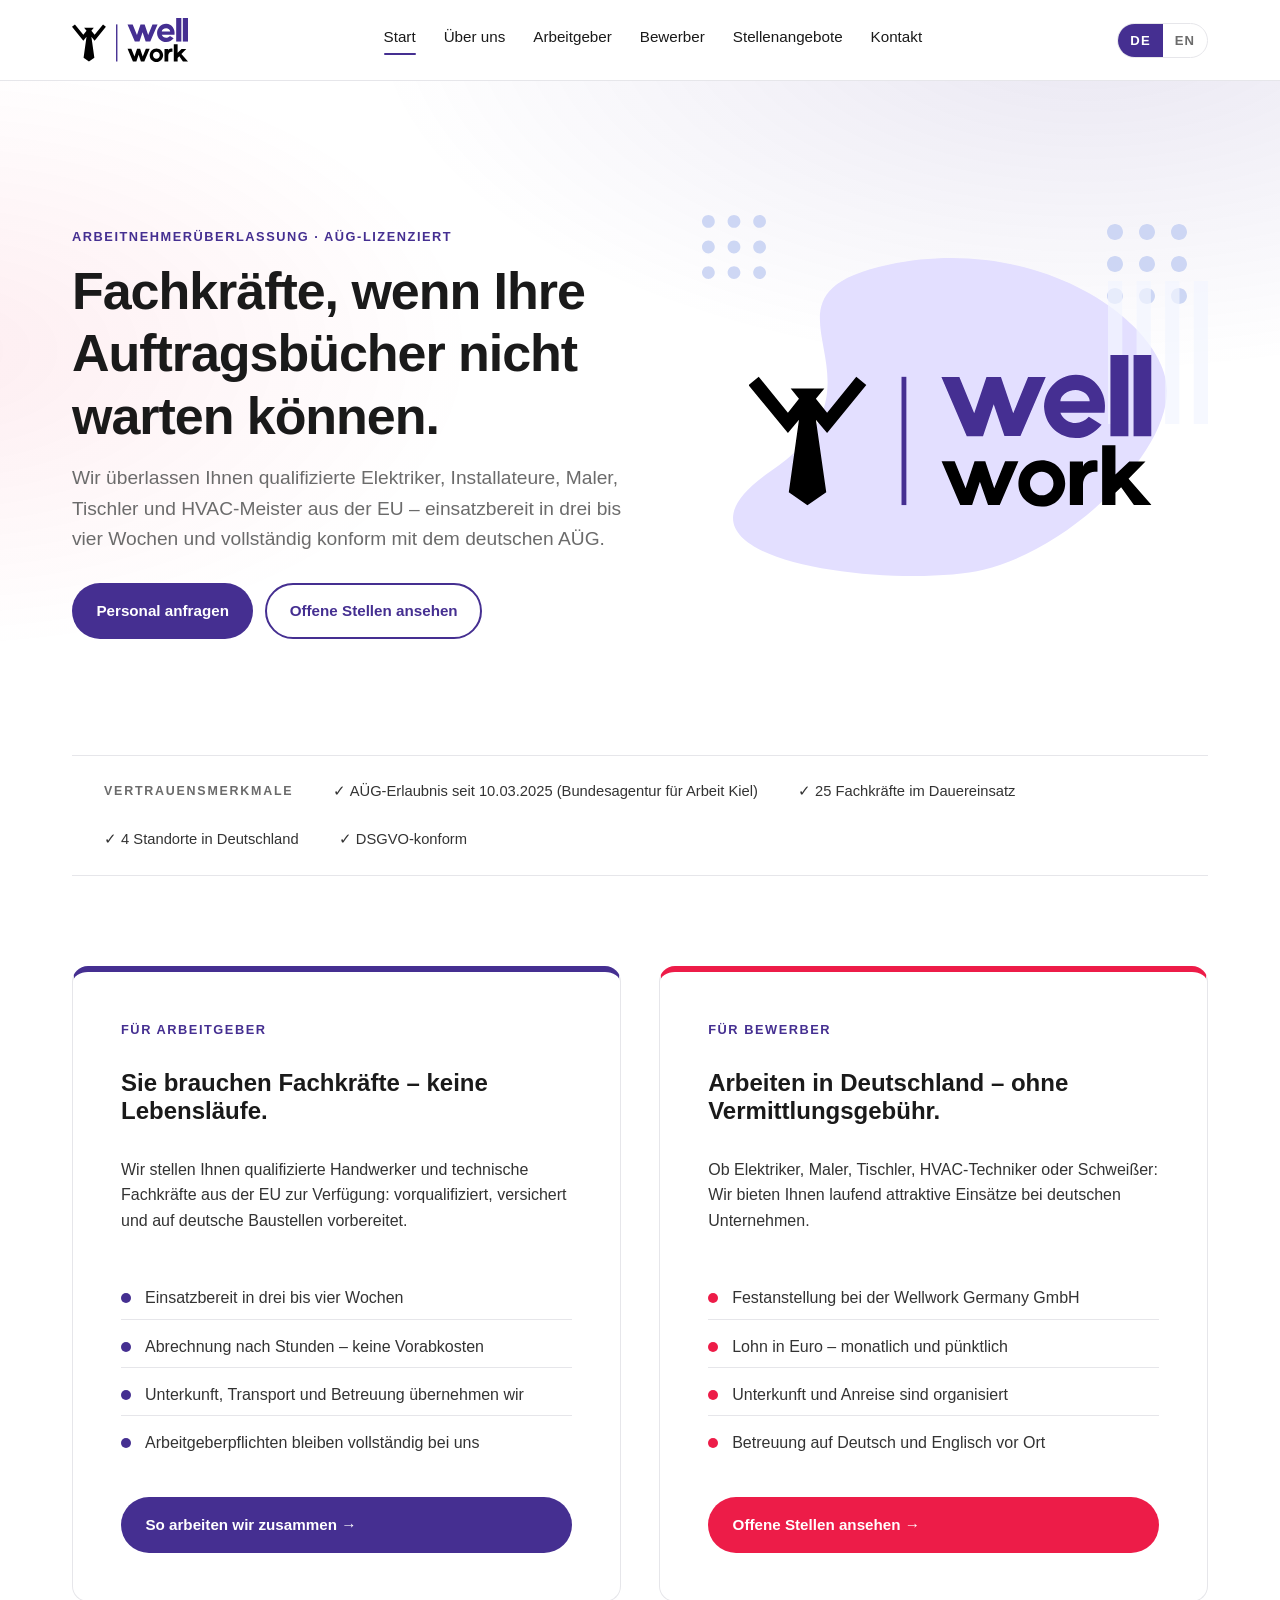
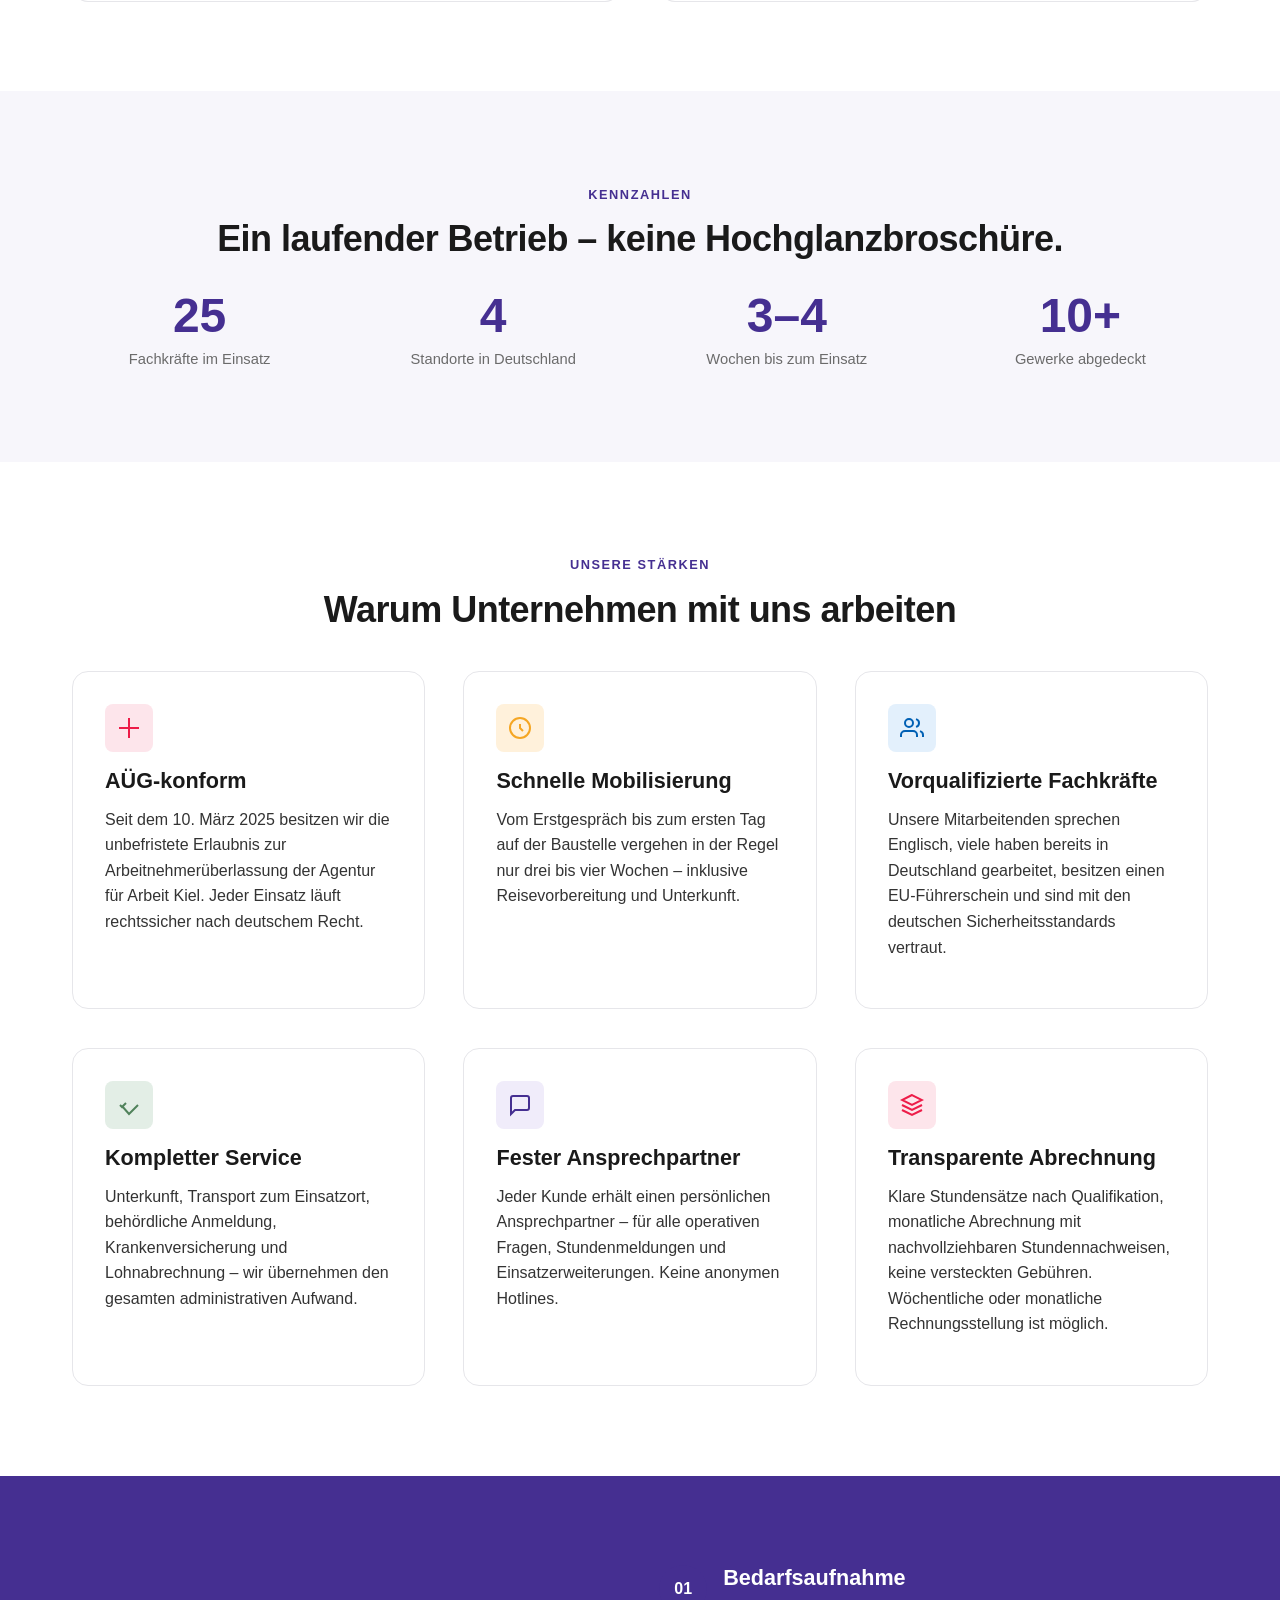
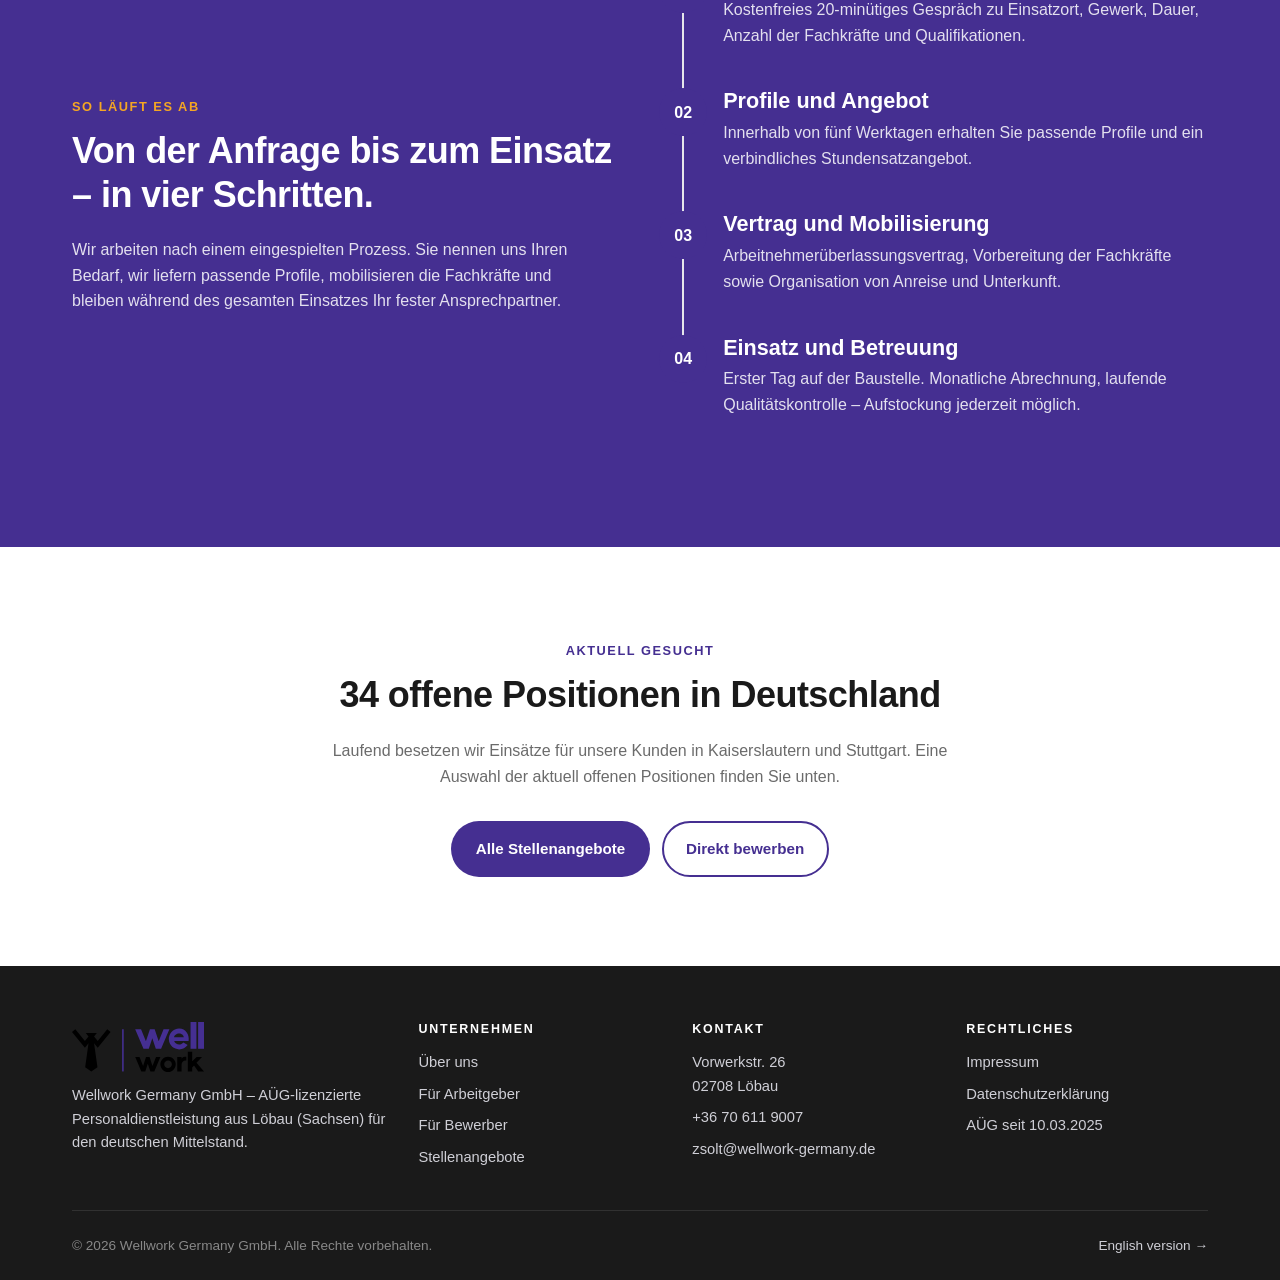
<file: index.html>
<!doctype html>
<html lang="de">
<head>
<meta charset="utf-8">
<meta name="viewport" content="width=device-width, initial-scale=1">
<title>Wellwork Germany – Fachkräfte aus Europa für den deutschen Mittelstand</title>
<meta name="description" content="Wellwork Germany GmbH überlässt qualifizierte Fachkräfte aus der EU an deutsche Industrie- und Baubetriebe. AÜG-lizenziert seit 2025. Einsatzbereit in 3 bis 4 Wochen.">
<meta name="theme-color" content="#452F91">
<link rel="icon" type="image/png" sizes="32x32" href="assets/img/favicons/favicon-32x32.png">
<link rel="icon" type="image/png" sizes="16x16" href="assets/img/favicons/favicon-16x16.png">
<link rel="apple-touch-icon" sizes="180x180" href="assets/img/favicons/apple-icon-180x180.png">
<link rel="icon" type="image/png" sizes="192x192" href="assets/img/favicons/android-icon-192x192.png">
<link rel="stylesheet" href="assets/css/main.css">
</head>
<body>

<header class="site-header">
  <div class="container">
    <nav class="nav" aria-label="Hauptnavigation">
      <a class="nav__logo" href="index.html">
        <img class="nav__logo-mark" src="assets/img/logo.svg" alt="Wellwork Germany">
      </a>
      <ul class="nav__links">
        <li><a href="index.html" class="active">Start</a></li>
        <li><a href="ueber-uns.html">Über uns</a></li>
        <li><a href="arbeitgeber.html">Arbeitgeber</a></li>
        <li><a href="bewerber.html">Bewerber</a></li>
        <li><a href="stellenangebote.html">Stellenangebote</a></li>
        <li><a href="kontakt.html">Kontakt</a></li>
      </ul>
      <div class="nav__actions">
        <div class="lang-toggle" role="group" aria-label="Sprache">
          <a href="index.html" class="active">DE</a>
          <a href="en/index.html">EN</a>
        </div>
        <button class="nav__toggle" aria-label="Menü öffnen">
          <span></span><span></span><span></span>
        </button>
      </div>
    </nav>
  </div>
</header>

<section class="hero">
  <div class="container">
    <div class="hero__grid">
      <div>
        <span class="eyebrow">Arbeitnehmerüberlassung · AÜG-lizenziert</span>
        <h1>Fachkräfte, wenn Ihre Auftragsbücher nicht warten können.</h1>
        <p class="hero__lead">
          Wir überlassen Ihnen qualifizierte Elektriker, Installateure, Maler, Tischler und HVAC-Meister
          aus der EU – einsatzbereit in drei bis vier Wochen und vollständig konform mit dem deutschen AÜG.
        </p>
        <div class="hero__actions">
          <a class="btn btn--primary" href="arbeitgeber.html">Personal anfragen</a>
          <a class="btn btn--outline" href="stellenangebote.html">Offene Stellen ansehen</a>
        </div>
      </div>
      <div class="hero__frame" aria-hidden="true">
        <img class="hero__blob"   src="assets/img/svg/background-2.svg" alt="">
        <img class="hero__dots"   src="assets/img/svg/dots.svg" alt="">
        <img class="hero__dots-2" src="assets/img/svg/dots.svg" alt="">
        <img class="hero__fill"   src="assets/img/svg/fill-2.svg" alt="">
        <img class="hero__logo-big" src="assets/img/logo.svg" alt="Wellwork Germany">
      </div>
    </div>
  </div>
</section>

<div class="container">
  <div class="trust-bar">
    <span class="trust-bar__label">Vertrauensmerkmale</span>
    <span class="trust-bar__item">✓ AÜG-Erlaubnis seit 10.03.2025 (Bundesagentur für Arbeit Kiel)</span>
    <span class="trust-bar__item">✓ 25 Fachkräfte im Dauereinsatz</span>
    <span class="trust-bar__item">✓ 4 Standorte in Deutschland</span>
    <span class="trust-bar__item">✓ DSGVO-konform</span>
  </div>
</div>

<section class="section">
  <div class="container">
    <div class="grid grid-2">
      <div class="path-card path-card--employer">
        <span class="eyebrow">Für Arbeitgeber</span>
        <h3>Sie brauchen Fachkräfte – keine Lebensläufe.</h3>
        <p>Wir stellen Ihnen qualifizierte Handwerker und technische Fachkräfte aus der EU
        zur Verfügung: vorqualifiziert, versichert und auf deutsche Baustellen vorbereitet.</p>
        <ul class="path-card__list">
          <li>Einsatzbereit in drei bis vier Wochen</li>
          <li>Abrechnung nach Stunden – keine Vorabkosten</li>
          <li>Unterkunft, Transport und Betreuung übernehmen wir</li>
          <li>Arbeitgeberpflichten bleiben vollständig bei uns</li>
        </ul>
        <a class="btn btn--primary" href="arbeitgeber.html">So arbeiten wir zusammen →</a>
      </div>
      <div class="path-card path-card--candidate">
        <span class="eyebrow">Für Bewerber</span>
        <h3>Arbeiten in Deutschland – ohne Vermittlungsgebühr.</h3>
        <p>Ob Elektriker, Maler, Tischler, HVAC-Techniker oder Schweißer:
        Wir bieten Ihnen laufend attraktive Einsätze bei deutschen Unternehmen.</p>
        <ul class="path-card__list">
          <li>Festanstellung bei der Wellwork Germany GmbH</li>
          <li>Lohn in Euro – monatlich und pünktlich</li>
          <li>Unterkunft und Anreise sind organisiert</li>
          <li>Betreuung auf Deutsch und Englisch vor Ort</li>
        </ul>
        <a class="btn btn--red" href="bewerber.html">Offene Stellen ansehen →</a>
      </div>
    </div>
  </div>
</section>

<section class="section section--alt">
  <div class="container">
    <div class="text-center">
      <span class="eyebrow">Kennzahlen</span>
      <h2>Ein laufender Betrieb – keine Hochglanzbroschüre.</h2>
    </div>
    <div class="stats" style="margin-top:32px">
      <div class="stat"><span class="stat__num">25</span><span class="stat__label">Fachkräfte im Einsatz</span></div>
      <div class="stat"><span class="stat__num">4</span><span class="stat__label">Standorte in Deutschland</span></div>
      <div class="stat"><span class="stat__num">3–4</span><span class="stat__label">Wochen bis zum Einsatz</span></div>
      <div class="stat"><span class="stat__num">10+</span><span class="stat__label">Gewerke abgedeckt</span></div>
    </div>
  </div>
</section>

<section class="section">
  <div class="container">
    <div class="text-center">
      <span class="eyebrow">Unsere Stärken</span>
      <h2>Warum Unternehmen mit uns arbeiten</h2>
    </div>
    <div class="grid grid-3" style="margin-top:40px">
      <div class="card card--accent-red">
        <div class="card__icon">
          <svg width="24" height="24" viewBox="0 0 24 24" fill="none" stroke="currentColor" stroke-width="2"><path d="M12 2v20M2 12h20"/></svg>
        </div>
        <h3>AÜG-konform</h3>
        <p>Seit dem 10. März 2025 besitzen wir die unbefristete Erlaubnis zur Arbeitnehmerüberlassung der Agentur für Arbeit Kiel. Jeder Einsatz läuft rechtssicher nach deutschem Recht.</p>
      </div>
      <div class="card card--accent-orange">
        <div class="card__icon">
          <svg width="24" height="24" viewBox="0 0 24 24" fill="none" stroke="currentColor" stroke-width="2"><path d="M12 8v4l3 3"/><circle cx="12" cy="12" r="10"/></svg>
        </div>
        <h3>Schnelle Mobilisierung</h3>
        <p>Vom Erstgespräch bis zum ersten Tag auf der Baustelle vergehen in der Regel nur drei bis vier Wochen – inklusive Reisevorbereitung und Unterkunft.</p>
      </div>
      <div class="card card--accent-blue">
        <div class="card__icon">
          <svg width="24" height="24" viewBox="0 0 24 24" fill="none" stroke="currentColor" stroke-width="2"><path d="M17 21v-2a4 4 0 0 0-4-4H5a4 4 0 0 0-4 4v2"/><circle cx="9" cy="7" r="4"/><path d="M23 21v-2a4 4 0 0 0-3-3.87"/><path d="M16 3.13a4 4 0 0 1 0 7.75"/></svg>
        </div>
        <h3>Vorqualifizierte Fachkräfte</h3>
        <p>Unsere Mitarbeitenden sprechen Englisch, viele haben bereits in Deutschland gearbeitet, besitzen einen EU-Führerschein und sind mit den deutschen Sicherheitsstandards vertraut.</p>
      </div>
      <div class="card card--accent-green">
        <div class="card__icon">
          <svg width="24" height="24" viewBox="0 0 24 24" fill="none" stroke="currentColor" stroke-width="2"><path d="M3 12l2 2 4-4M21 12l-9 9L5 13"/></svg>
        </div>
        <h3>Kompletter Service</h3>
        <p>Unterkunft, Transport zum Einsatzort, behördliche Anmeldung, Krankenversicherung und Lohnabrechnung – wir übernehmen den gesamten administrativen Aufwand.</p>
      </div>
      <div class="card">
        <div class="card__icon">
          <svg width="24" height="24" viewBox="0 0 24 24" fill="none" stroke="currentColor" stroke-width="2"><path d="M21 15a2 2 0 0 1-2 2H7l-4 4V5a2 2 0 0 1 2-2h14a2 2 0 0 1 2 2z"/></svg>
        </div>
        <h3>Fester Ansprechpartner</h3>
        <p>Jeder Kunde erhält einen persönlichen Ansprechpartner – für alle operativen Fragen, Stundenmeldungen und Einsatzerweiterungen. Keine anonymen Hotlines.</p>
      </div>
      <div class="card card--accent-red">
        <div class="card__icon">
          <svg width="24" height="24" viewBox="0 0 24 24" fill="none" stroke="currentColor" stroke-width="2"><path d="M12 2L2 7l10 5 10-5-10-5zM2 17l10 5 10-5M2 12l10 5 10-5"/></svg>
        </div>
        <h3>Transparente Abrechnung</h3>
        <p>Klare Stundensätze nach Qualifikation, monatliche Abrechnung mit nachvollziehbaren Stundennachweisen, keine versteckten Gebühren. Wöchentliche oder monatliche Rechnungsstellung ist möglich.</p>
      </div>
    </div>
  </div>
</section>

<section class="section section--purple">
  <div class="container">
    <div class="grid grid-2" style="align-items:center">
      <div>
        <span class="eyebrow">So läuft es ab</span>
        <h2>Von der Anfrage bis zum Einsatz – in vier Schritten.</h2>
        <p style="max-width:520px;color:rgba(255,255,255,.85)">
          Wir arbeiten nach einem eingespielten Prozess. Sie nennen uns Ihren Bedarf, wir liefern passende
          Profile, mobilisieren die Fachkräfte und bleiben während des gesamten Einsatzes Ihr fester
          Ansprechpartner.</p>
      </div>
      <div class="steps">
        <div class="step">
          <h3 style="color:#fff">Bedarfsaufnahme</h3>
          <p style="color:rgba(255,255,255,.85)">Kostenfreies 20-minütiges Gespräch zu Einsatzort, Gewerk, Dauer, Anzahl der Fachkräfte und Qualifikationen.</p>
        </div>
        <div class="step">
          <h3 style="color:#fff">Profile und Angebot</h3>
          <p style="color:rgba(255,255,255,.85)">Innerhalb von fünf Werktagen erhalten Sie passende Profile und ein verbindliches Stundensatzangebot.</p>
        </div>
        <div class="step">
          <h3 style="color:#fff">Vertrag und Mobilisierung</h3>
          <p style="color:rgba(255,255,255,.85)">Arbeitnehmerüberlassungsvertrag, Vorbereitung der Fachkräfte sowie Organisation von Anreise und Unterkunft.</p>
        </div>
        <div class="step">
          <h3 style="color:#fff">Einsatz und Betreuung</h3>
          <p style="color:rgba(255,255,255,.85)">Erster Tag auf der Baustelle. Monatliche Abrechnung, laufende Qualitätskontrolle – Aufstockung jederzeit möglich.</p>
        </div>
      </div>
    </div>
  </div>
</section>

<section class="section">
  <div class="container text-center">
    <span class="eyebrow">Aktuell gesucht</span>
    <h2>34 offene Positionen in Deutschland</h2>
    <p class="muted" style="max-width:640px;margin:0 auto 32px">
      Laufend besetzen wir Einsätze für unsere Kunden in Kaiserslautern und Stuttgart. Eine Auswahl der
      aktuell offenen Positionen finden Sie unten.</p>
    <div style="display:flex;gap:12px;justify-content:center;flex-wrap:wrap">
      <a class="btn btn--primary" href="stellenangebote.html">Alle Stellenangebote</a>
      <a class="btn btn--outline" href="kontakt.html">Direkt bewerben</a>
    </div>
  </div>
</section>

<footer class="site-footer">
  <div class="container">
    <div class="footer-grid">
      <div>
        <img src="assets/img/logo.svg" alt="Wellwork Germany" style="height:50px;margin-bottom:12px">
        <p>Wellwork Germany GmbH – AÜG-lizenzierte Personaldienstleistung aus Löbau (Sachsen) für den deutschen Mittelstand.</p>
      </div>
      <div>
        <h4>Unternehmen</h4>
        <ul>
          <li><a href="ueber-uns.html">Über uns</a></li>
          <li><a href="arbeitgeber.html">Für Arbeitgeber</a></li>
          <li><a href="bewerber.html">Für Bewerber</a></li>
          <li><a href="stellenangebote.html">Stellenangebote</a></li>
        </ul>
      </div>
      <div>
        <h4>Kontakt</h4>
        <ul>
          <li>Vorwerkstr. 26<br>02708 Löbau</li>
          <li>+36 70 611 9007</li>
          <li><a href="mailto:zsolt@wellwork-germany.de">zsolt@wellwork-germany.de</a></li>
        </ul>
      </div>
      <div>
        <h4>Rechtliches</h4>
        <ul>
          <li><a href="impressum.html">Impressum</a></li>
          <li><a href="datenschutz.html">Datenschutzerklärung</a></li>
          <li>AÜG seit 10.03.2025</li>
        </ul>
      </div>
    </div>
    <div class="footer-bottom">
      <span>© 2026 Wellwork Germany GmbH. Alle Rechte vorbehalten.</span>
      <span><a href="en/index.html">English version →</a></span>
    </div>
  </div>
</footer>

<script src="assets/js/main.js"></script>
</body>
</html>
</file>
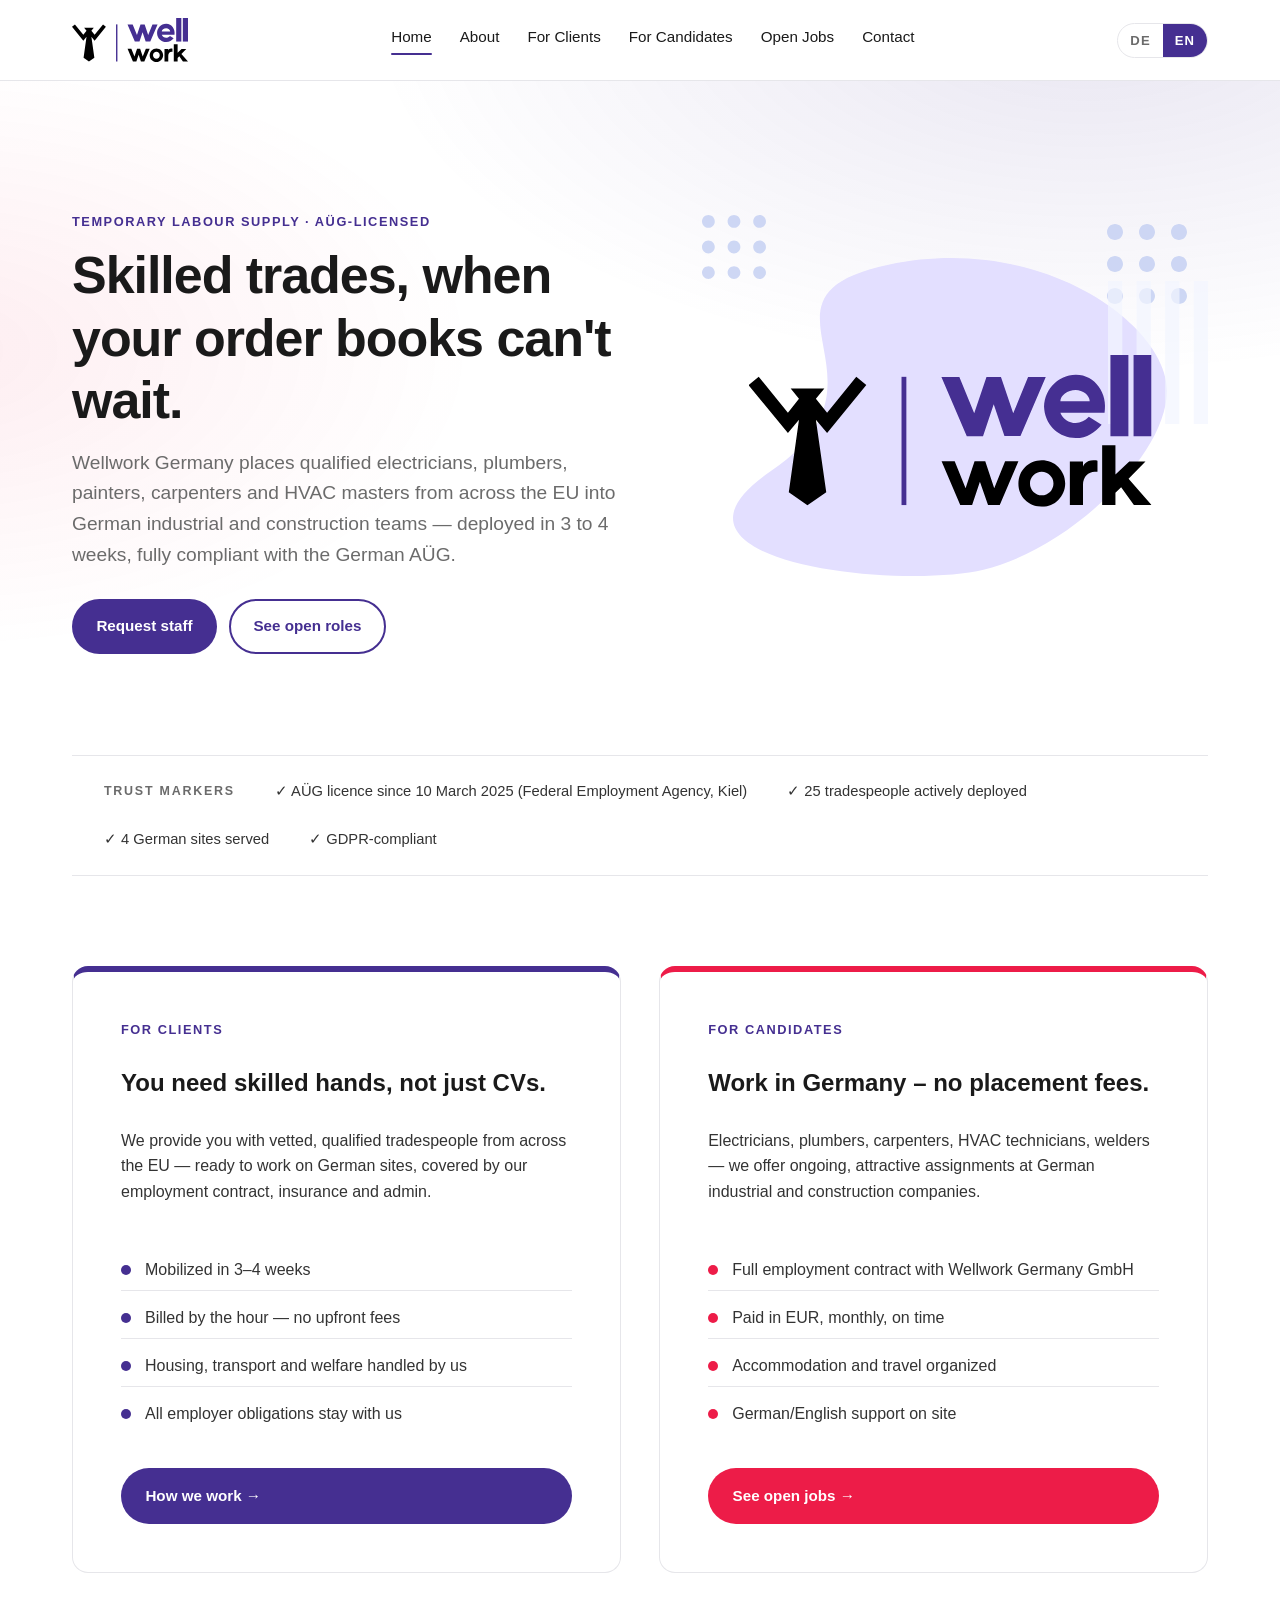
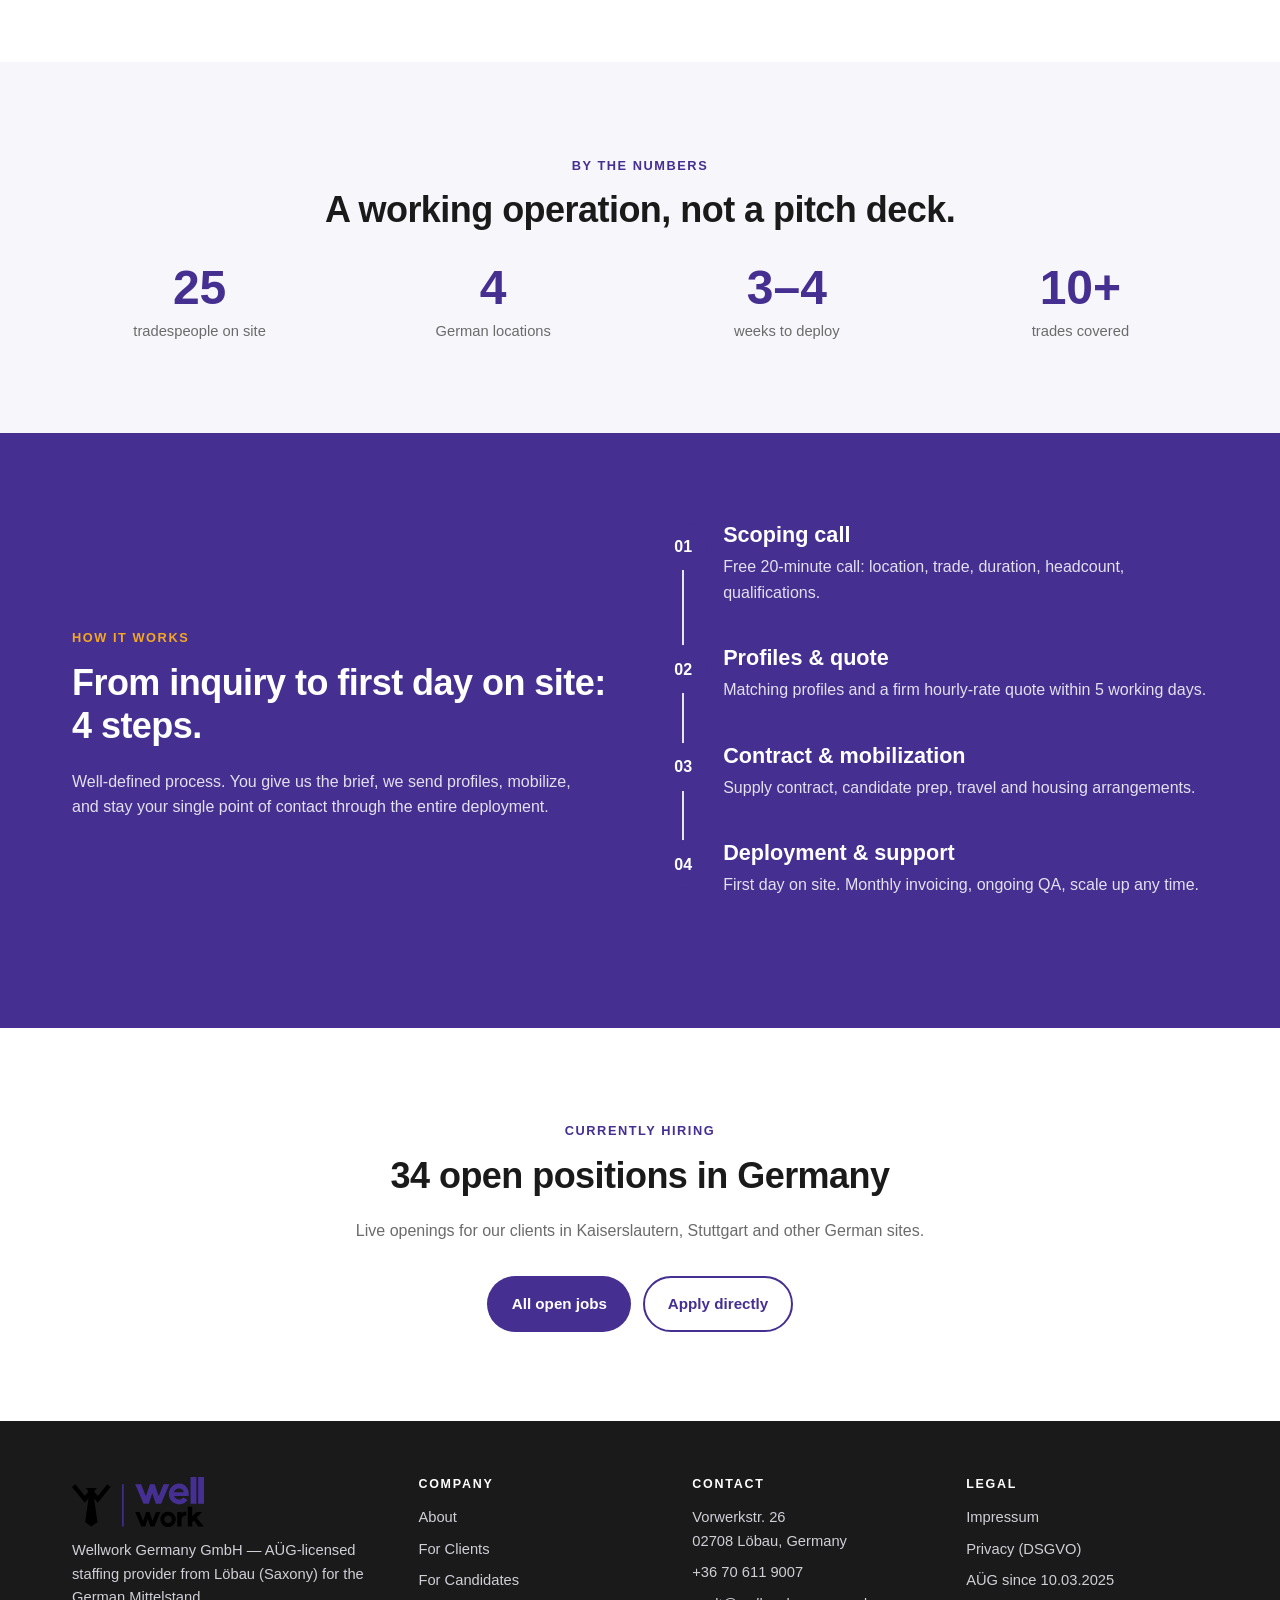
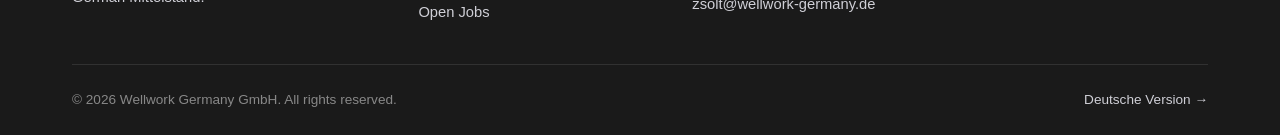
<file: en/index.html>
<!doctype html>
<html lang="en">
<head>
<meta charset="utf-8">
<meta name="viewport" content="width=device-width, initial-scale=1">
<title>Wellwork Germany – EU skilled trades for the German Mittelstand</title>
<meta name="description" content="Wellwork Germany GmbH supplies licensed, vetted EU tradespeople to German industrial and construction clients. AÜG-licensed since 2025. 3–4 week mobilization.">
<meta name="theme-color" content="#452F91">
<link rel="icon" type="image/png" sizes="32x32" href="../assets/img/favicons/favicon-32x32.png">
<link rel="icon" type="image/png" sizes="16x16" href="../assets/img/favicons/favicon-16x16.png">
<link rel="apple-touch-icon" sizes="180x180" href="../assets/img/favicons/apple-icon-180x180.png">
<link rel="icon" type="image/png" sizes="192x192" href="../assets/img/favicons/android-icon-192x192.png">
<link rel="stylesheet" href="../assets/css/main.css">
</head>
<body>

<header class="site-header">
  <div class="container">
    <nav class="nav">
      <a class="nav__logo" href="index.html"><img class="nav__logo-mark" src="../assets/img/logo.svg" alt="Wellwork Germany"></a>
      <ul class="nav__links">
        <li><a href="index.html" class="active">Home</a></li>
        <li><a href="about.html">About</a></li>
        <li><a href="clients.html">For Clients</a></li>
        <li><a href="candidates.html">For Candidates</a></li>
        <li><a href="jobs.html">Open Jobs</a></li>
        <li><a href="contact.html">Contact</a></li>
      </ul>
      <div class="nav__actions">
        <div class="lang-toggle"><a href="../index.html">DE</a><a href="index.html" class="active">EN</a></div>
        <button class="nav__toggle"><span></span><span></span><span></span></button>
      </div>
    </nav>
  </div>
</header>

<section class="hero">
  <div class="container">
    <div class="hero__grid">
      <div>
        <span class="eyebrow">Temporary labour supply · AÜG-licensed</span>
        <h1>Skilled trades, when your order books can't wait.</h1>
        <p class="hero__lead">
          Wellwork Germany places qualified electricians, plumbers, painters, carpenters and HVAC masters
          from across the EU into German industrial and construction teams — deployed in 3 to 4 weeks,
          fully compliant with the German AÜG.
        </p>
        <div class="hero__actions">
          <a class="btn btn--primary" href="clients.html">Request staff</a>
          <a class="btn btn--outline" href="jobs.html">See open roles</a>
        </div>
      </div>
      <div class="hero__frame" aria-hidden="true">
        <img class="hero__blob"   src="../assets/img/svg/background-2.svg" alt="">
        <img class="hero__dots"   src="../assets/img/svg/dots.svg" alt="">
        <img class="hero__dots-2" src="../assets/img/svg/dots.svg" alt="">
        <img class="hero__fill"   src="../assets/img/svg/fill-2.svg" alt="">
        <img class="hero__logo-big" src="../assets/img/logo.svg" alt="Wellwork Germany">
      </div>
    </div>
  </div>
</section>

<div class="container">
  <div class="trust-bar">
    <span class="trust-bar__label">Trust markers</span>
    <span class="trust-bar__item">✓ AÜG licence since 10 March 2025 (Federal Employment Agency, Kiel)</span>
    <span class="trust-bar__item">✓ 25 tradespeople actively deployed</span>
    <span class="trust-bar__item">✓ 4 German sites served</span>
    <span class="trust-bar__item">✓ GDPR-compliant</span>
  </div>
</div>

<section class="section">
  <div class="container">
    <div class="grid grid-2">
      <div class="path-card path-card--employer">
        <span class="eyebrow">For clients</span>
        <h3>You need skilled hands, not just CVs.</h3>
        <p>We provide you with vetted, qualified tradespeople from across the EU — ready to work on
        German sites, covered by our employment contract, insurance and admin.</p>
        <ul class="path-card__list">
          <li>Mobilized in 3–4 weeks</li>
          <li>Billed by the hour — no upfront fees</li>
          <li>Housing, transport and welfare handled by us</li>
          <li>All employer obligations stay with us</li>
        </ul>
        <a class="btn btn--primary" href="clients.html">How we work →</a>
      </div>
      <div class="path-card path-card--candidate">
        <span class="eyebrow">For candidates</span>
        <h3>Work in Germany – no placement fees.</h3>
        <p>Electricians, plumbers, carpenters, HVAC technicians, welders — we offer ongoing, attractive
        assignments at German industrial and construction companies.</p>
        <ul class="path-card__list">
          <li>Full employment contract with Wellwork Germany GmbH</li>
          <li>Paid in EUR, monthly, on time</li>
          <li>Accommodation and travel organized</li>
          <li>German/English support on site</li>
        </ul>
        <a class="btn btn--red" href="candidates.html">See open jobs →</a>
      </div>
    </div>
  </div>
</section>

<section class="section section--alt">
  <div class="container">
    <div class="text-center">
      <span class="eyebrow">By the numbers</span>
      <h2>A working operation, not a pitch deck.</h2>
    </div>
    <div class="stats" style="margin-top:32px">
      <div class="stat"><span class="stat__num">25</span><span class="stat__label">tradespeople on site</span></div>
      <div class="stat"><span class="stat__num">4</span><span class="stat__label">German locations</span></div>
      <div class="stat"><span class="stat__num">3–4</span><span class="stat__label">weeks to deploy</span></div>
      <div class="stat"><span class="stat__num">10+</span><span class="stat__label">trades covered</span></div>
    </div>
  </div>
</section>

<section class="section section--purple">
  <div class="container">
    <div class="grid grid-2" style="align-items:center">
      <div>
        <span class="eyebrow">How it works</span>
        <h2>From inquiry to first day on site: 4 steps.</h2>
        <p style="max-width:520px;color:rgba(255,255,255,.85)">
          Well-defined process. You give us the brief, we send profiles, mobilize, and stay your single
          point of contact through the entire deployment.</p>
      </div>
      <div class="steps">
        <div class="step">
          <h3 style="color:#fff">Scoping call</h3>
          <p style="color:rgba(255,255,255,.85)">Free 20-minute call: location, trade, duration, headcount, qualifications.</p>
        </div>
        <div class="step">
          <h3 style="color:#fff">Profiles & quote</h3>
          <p style="color:rgba(255,255,255,.85)">Matching profiles and a firm hourly-rate quote within 5 working days.</p>
        </div>
        <div class="step">
          <h3 style="color:#fff">Contract & mobilization</h3>
          <p style="color:rgba(255,255,255,.85)">Supply contract, candidate prep, travel and housing arrangements.</p>
        </div>
        <div class="step">
          <h3 style="color:#fff">Deployment & support</h3>
          <p style="color:rgba(255,255,255,.85)">First day on site. Monthly invoicing, ongoing QA, scale up any time.</p>
        </div>
      </div>
    </div>
  </div>
</section>

<section class="section">
  <div class="container text-center">
    <span class="eyebrow">Currently hiring</span>
    <h2>34 open positions in Germany</h2>
    <p class="muted" style="max-width:640px;margin:0 auto 32px">
      Live openings for our clients in Kaiserslautern, Stuttgart and other German sites.</p>
    <div style="display:flex;gap:12px;justify-content:center;flex-wrap:wrap">
      <a class="btn btn--primary" href="jobs.html">All open jobs</a>
      <a class="btn btn--outline" href="contact.html">Apply directly</a>
    </div>
  </div>
</section>

<footer class="site-footer">
  <div class="container">
    <div class="footer-grid">
      <div>
        <img src="../assets/img/logo.svg" alt="Wellwork Germany" style="height:50px;margin-bottom:12px">
        <p>Wellwork Germany GmbH — AÜG-licensed staffing provider from Löbau (Saxony) for the German Mittelstand.</p>
      </div>
      <div><h4>Company</h4><ul>
        <li><a href="about.html">About</a></li>
        <li><a href="clients.html">For Clients</a></li>
        <li><a href="candidates.html">For Candidates</a></li>
        <li><a href="jobs.html">Open Jobs</a></li>
      </ul></div>
      <div><h4>Contact</h4><ul>
        <li>Vorwerkstr. 26<br>02708 Löbau, Germany</li>
        <li>+36 70 611 9007</li>
        <li><a href="mailto:zsolt@wellwork-germany.de">zsolt@wellwork-germany.de</a></li>
      </ul></div>
      <div><h4>Legal</h4><ul>
        <li><a href="../impressum.html">Impressum</a></li>
        <li><a href="../datenschutz.html">Privacy (DSGVO)</a></li>
        <li>AÜG since 10.03.2025</li>
      </ul></div>
    </div>
    <div class="footer-bottom">
      <span>© 2026 Wellwork Germany GmbH. All rights reserved.</span>
      <span><a href="../index.html">Deutsche Version →</a></span>
    </div>
  </div>
</footer>

<script src="../assets/js/main.js"></script>
</body>
</html>
</file>
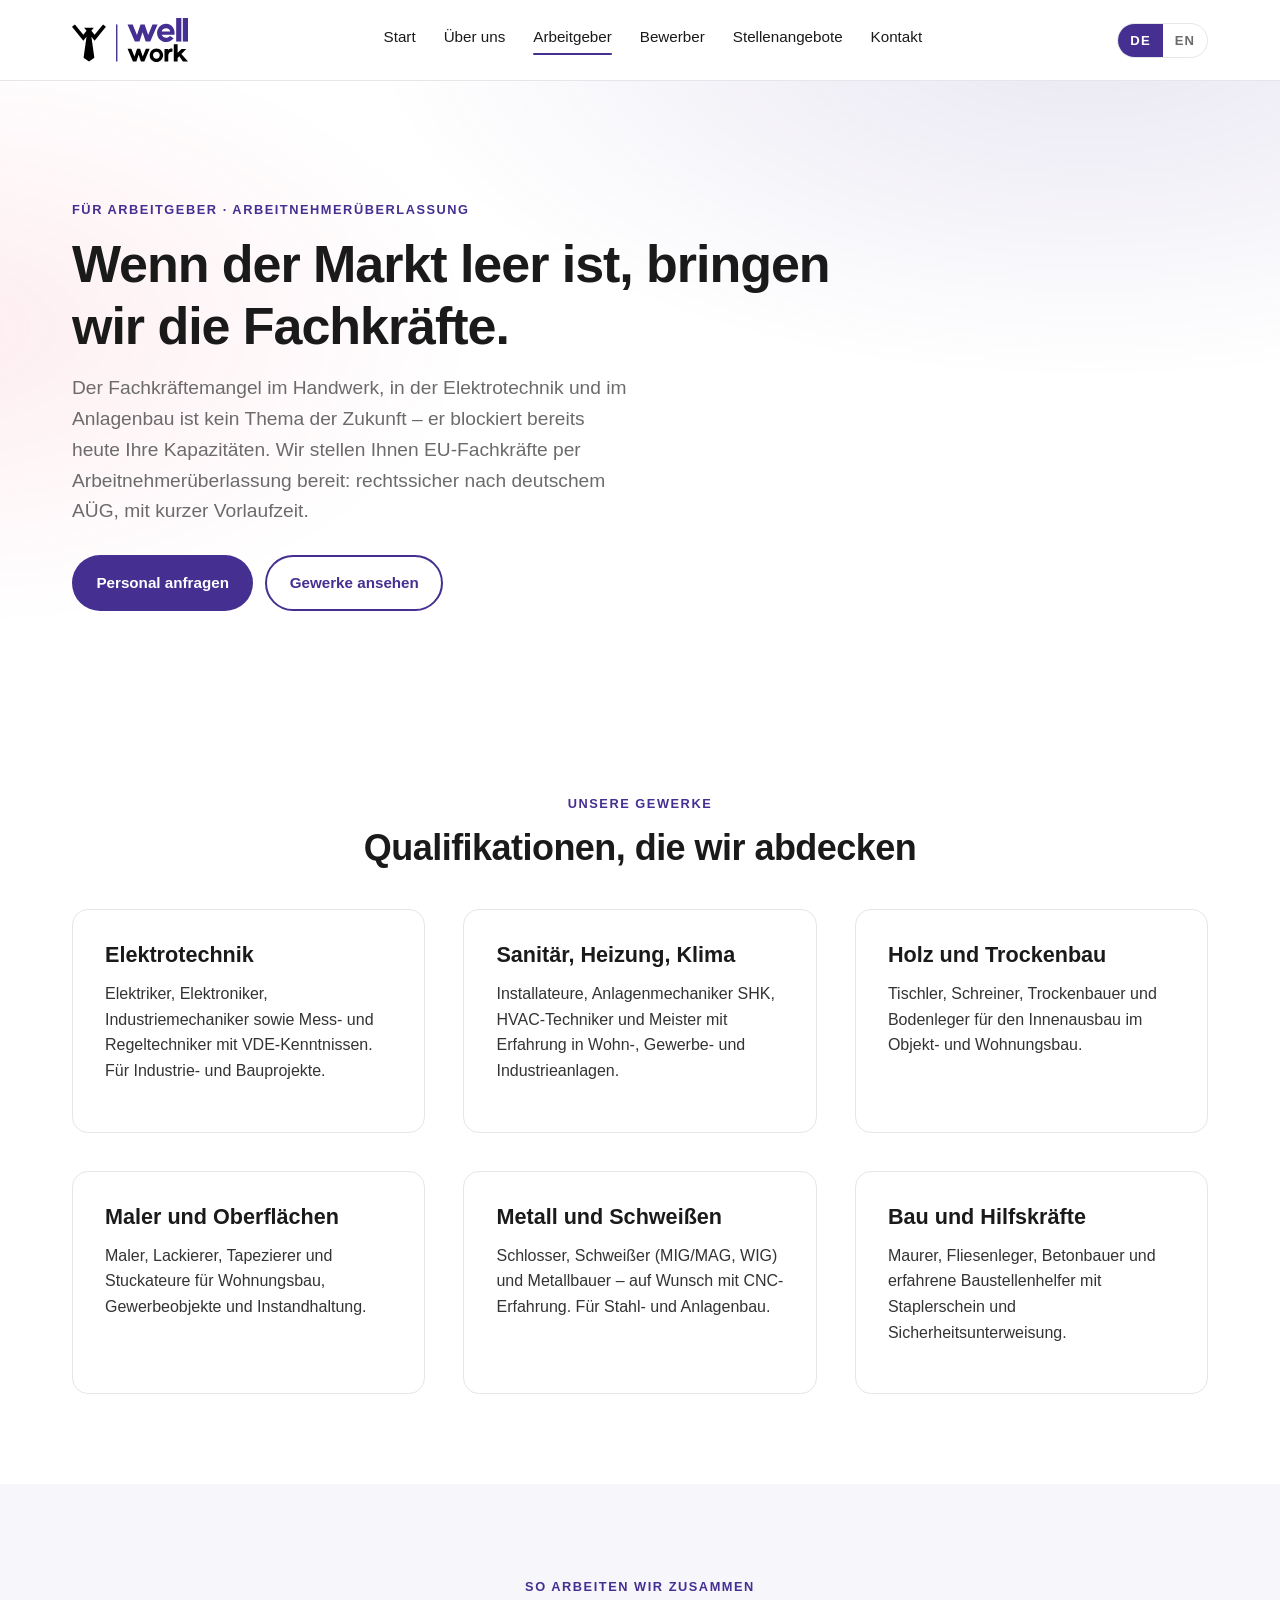
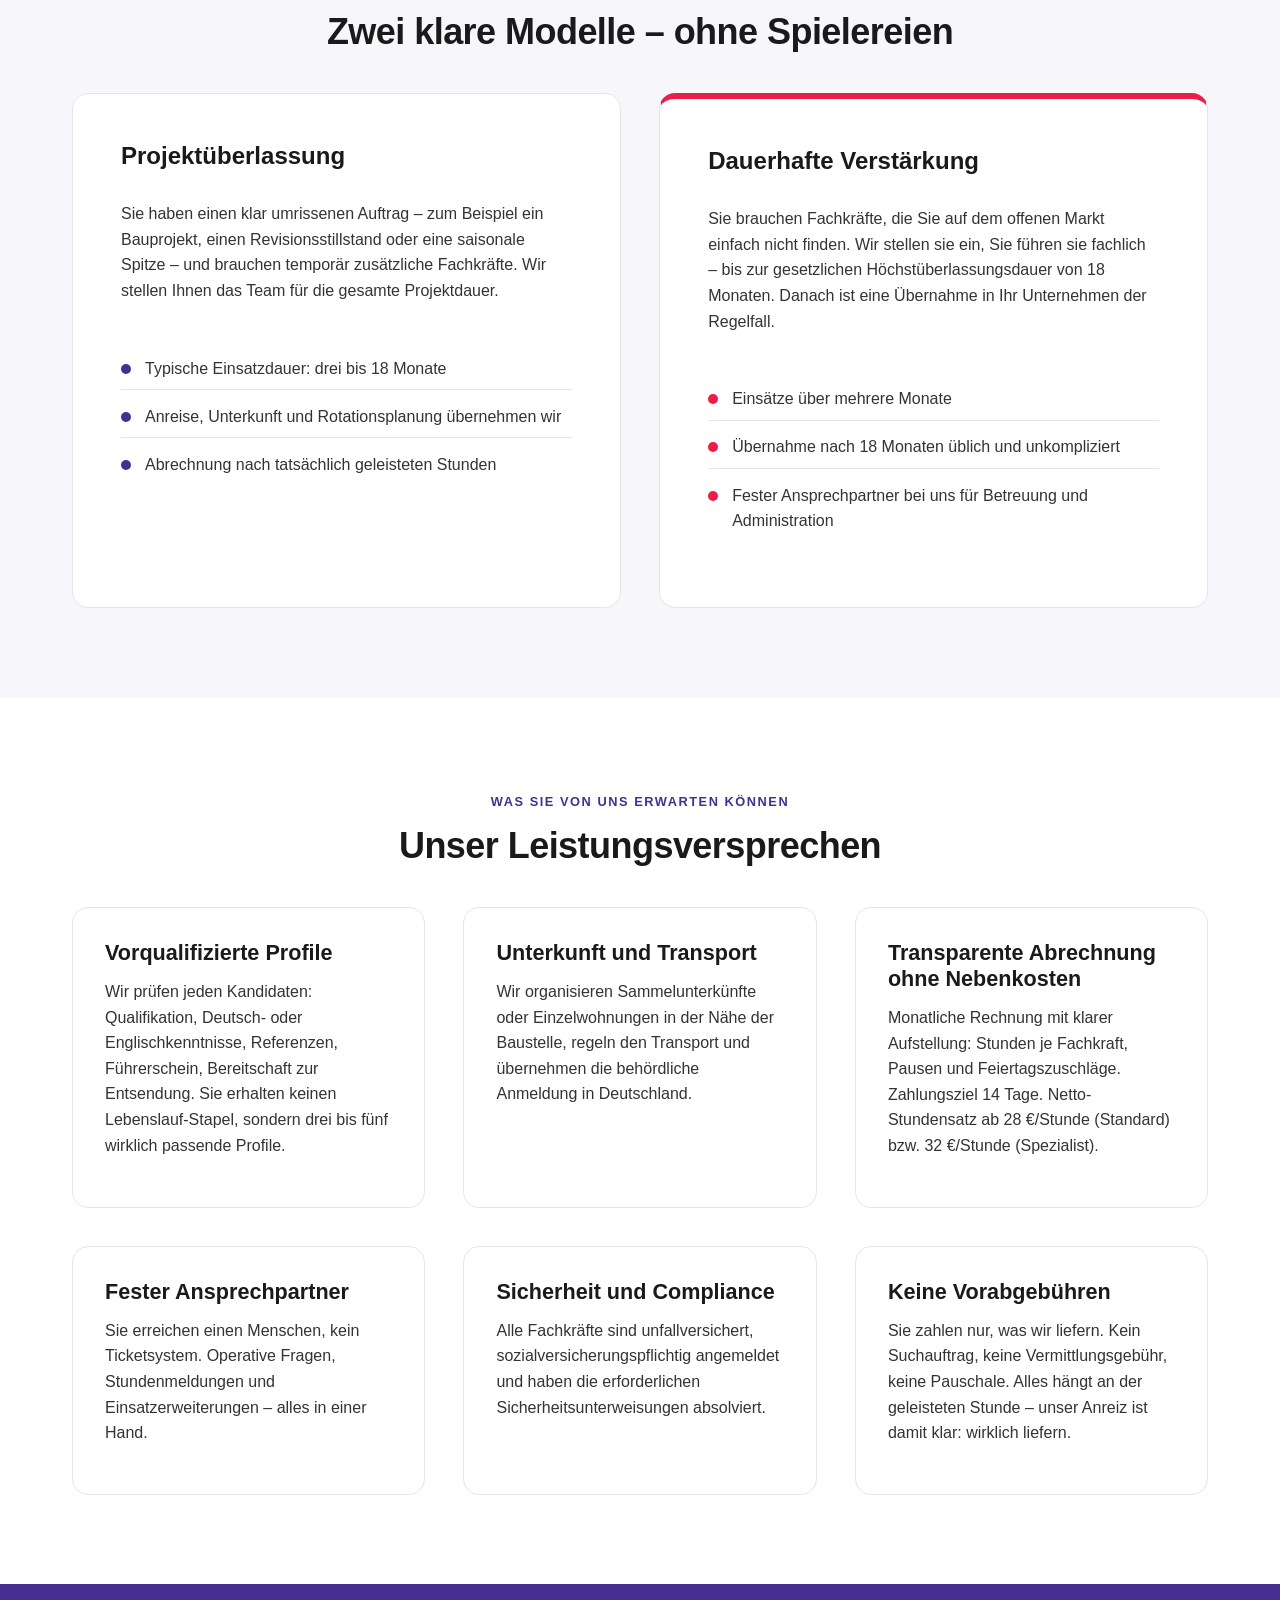
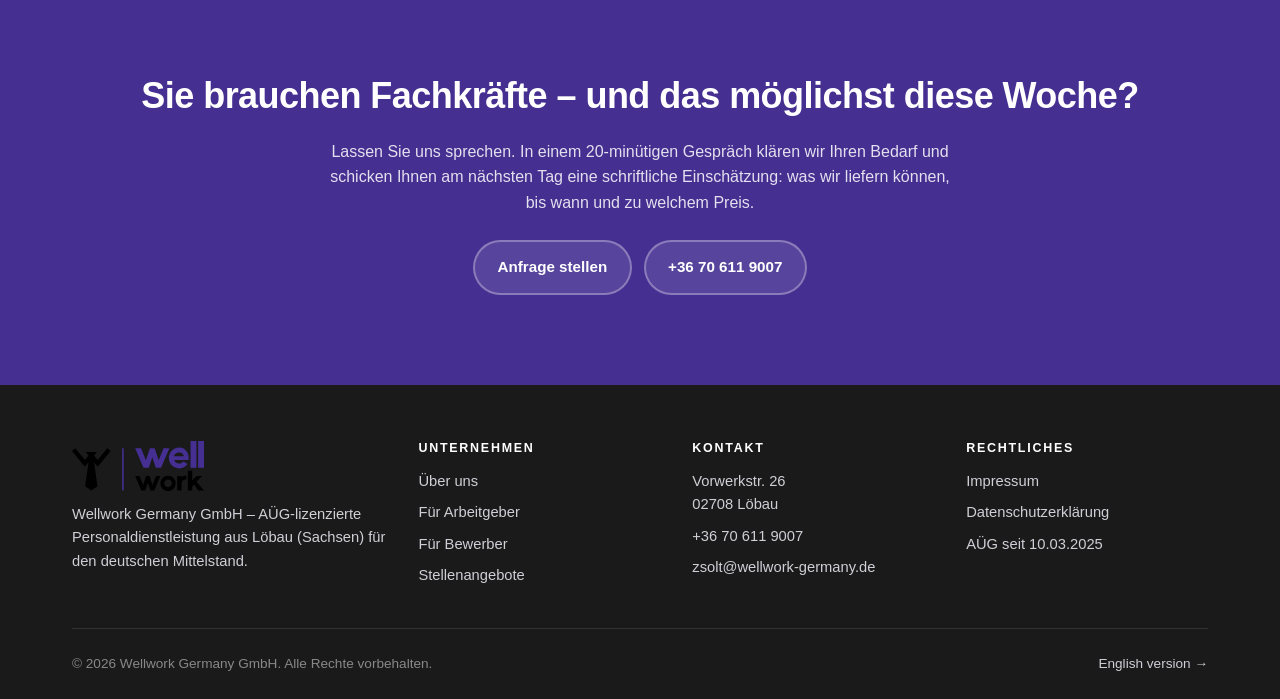
<file: arbeitgeber.html>
<!doctype html>
<html lang="de">
<head>
<meta charset="utf-8">
<meta name="viewport" content="width=device-width, initial-scale=1">
<title>Für Arbeitgeber – Wellwork Germany</title>
<meta name="description" content="Arbeitnehmerüberlassung für deutsche Unternehmen: Elektriker, Installateure, Maler und HVAC-Techniker aus der EU. Einsatzbereit in 3 bis 4 Wochen, AÜG-konform.">
<meta name="theme-color" content="#452F91">
<link rel="icon" type="image/png" sizes="32x32" href="assets/img/favicons/favicon-32x32.png">
<link rel="icon" type="image/png" sizes="16x16" href="assets/img/favicons/favicon-16x16.png">
<link rel="apple-touch-icon" sizes="180x180" href="assets/img/favicons/apple-icon-180x180.png">
<link rel="icon" type="image/png" sizes="192x192" href="assets/img/favicons/android-icon-192x192.png">
<link rel="stylesheet" href="assets/css/main.css">
</head>
<body>

<header class="site-header">
  <div class="container">
    <nav class="nav">
      <a class="nav__logo" href="index.html"><img class="nav__logo-mark" src="assets/img/logo.svg" alt="Wellwork Germany"></a>
      <ul class="nav__links">
        <li><a href="index.html">Start</a></li>
        <li><a href="ueber-uns.html">Über uns</a></li>
        <li><a href="arbeitgeber.html" class="active">Arbeitgeber</a></li>
        <li><a href="bewerber.html">Bewerber</a></li>
        <li><a href="stellenangebote.html">Stellenangebote</a></li>
        <li><a href="kontakt.html">Kontakt</a></li>
      </ul>
      <div class="nav__actions">
        <div class="lang-toggle"><a href="arbeitgeber.html" class="active">DE</a><a href="en/clients.html">EN</a></div>
        <button class="nav__toggle"><span></span><span></span><span></span></button>
      </div>
    </nav>
  </div>
</header>

<section class="hero">
  <div class="container">
    <div style="max-width:760px">
      <span class="eyebrow">Für Arbeitgeber · Arbeitnehmerüberlassung</span>
      <h1>Wenn der Markt leer ist, bringen wir die Fachkräfte.</h1>
      <p class="hero__lead">
        Der Fachkräftemangel im Handwerk, in der Elektrotechnik und im Anlagenbau ist kein Thema der
        Zukunft – er blockiert bereits heute Ihre Kapazitäten. Wir stellen Ihnen EU-Fachkräfte per
        Arbeitnehmerüberlassung bereit: rechtssicher nach deutschem AÜG, mit kurzer Vorlaufzeit.
      </p>
      <div class="hero__actions">
        <a class="btn btn--primary" href="kontakt.html">Personal anfragen</a>
        <a class="btn btn--outline" href="#gewerke">Gewerke ansehen</a>
      </div>
    </div>
  </div>
</section>

<section class="section" id="gewerke">
  <div class="container">
    <div class="text-center">
      <span class="eyebrow">Unsere Gewerke</span>
      <h2>Qualifikationen, die wir abdecken</h2>
    </div>
    <div class="grid grid-3" style="margin-top:40px">
      <div class="card">
        <h3>Elektrotechnik</h3>
        <p>Elektriker, Elektroniker, Industriemechaniker sowie Mess- und Regeltechniker mit VDE-Kenntnissen. Für Industrie- und Bauprojekte.</p>
      </div>
      <div class="card">
        <h3>Sanitär, Heizung, Klima</h3>
        <p>Installateure, Anlagenmechaniker SHK, HVAC-Techniker und Meister mit Erfahrung in Wohn-, Gewerbe- und Industrieanlagen.</p>
      </div>
      <div class="card">
        <h3>Holz und Trockenbau</h3>
        <p>Tischler, Schreiner, Trockenbauer und Bodenleger für den Innenausbau im Objekt- und Wohnungsbau.</p>
      </div>
      <div class="card">
        <h3>Maler und Oberflächen</h3>
        <p>Maler, Lackierer, Tapezierer und Stuckateure für Wohnungsbau, Gewerbeobjekte und Instandhaltung.</p>
      </div>
      <div class="card">
        <h3>Metall und Schweißen</h3>
        <p>Schlosser, Schweißer (MIG/MAG, WIG) und Metallbauer – auf Wunsch mit CNC-Erfahrung. Für Stahl- und Anlagenbau.</p>
      </div>
      <div class="card">
        <h3>Bau und Hilfskräfte</h3>
        <p>Maurer, Fliesenleger, Betonbauer und erfahrene Baustellenhelfer mit Staplerschein und Sicherheitsunterweisung.</p>
      </div>
    </div>
  </div>
</section>

<section class="section section--alt">
  <div class="container">
    <div class="text-center">
      <span class="eyebrow">So arbeiten wir zusammen</span>
      <h2>Zwei klare Modelle – ohne Spielereien</h2>
    </div>
    <div class="grid grid-2" style="margin-top:40px">
      <div class="path-card">
        <h3>Projektüberlassung</h3>
        <p>Sie haben einen klar umrissenen Auftrag – zum Beispiel ein Bauprojekt, einen
        Revisionsstillstand oder eine saisonale Spitze – und brauchen temporär zusätzliche Fachkräfte.
        Wir stellen Ihnen das Team für die gesamte Projektdauer.</p>
        <ul class="path-card__list">
          <li>Typische Einsatzdauer: drei bis 18 Monate</li>
          <li>Anreise, Unterkunft und Rotationsplanung übernehmen wir</li>
          <li>Abrechnung nach tatsächlich geleisteten Stunden</li>
        </ul>
      </div>
      <div class="path-card path-card--candidate">
        <h3>Dauerhafte Verstärkung</h3>
        <p>Sie brauchen Fachkräfte, die Sie auf dem offenen Markt einfach nicht finden.
        Wir stellen sie ein, Sie führen sie fachlich – bis zur gesetzlichen Höchstüberlassungsdauer
        von 18 Monaten. Danach ist eine Übernahme in Ihr Unternehmen der Regelfall.</p>
        <ul class="path-card__list">
          <li>Einsätze über mehrere Monate</li>
          <li>Übernahme nach 18 Monaten üblich und unkompliziert</li>
          <li>Fester Ansprechpartner bei uns für Betreuung und Administration</li>
        </ul>
      </div>
    </div>
  </div>
</section>

<section class="section">
  <div class="container">
    <div class="text-center">
      <span class="eyebrow">Was Sie von uns erwarten können</span>
      <h2>Unser Leistungsversprechen</h2>
    </div>
    <div class="grid grid-3" style="margin-top:40px">
      <div class="card card--accent-red">
        <h3>Vorqualifizierte Profile</h3>
        <p>Wir prüfen jeden Kandidaten: Qualifikation, Deutsch- oder Englischkenntnisse, Referenzen, Führerschein, Bereitschaft zur Entsendung. Sie erhalten keinen Lebenslauf-Stapel, sondern drei bis fünf wirklich passende Profile.</p>
      </div>
      <div class="card card--accent-orange">
        <h3>Unterkunft und Transport</h3>
        <p>Wir organisieren Sammelunterkünfte oder Einzelwohnungen in der Nähe der Baustelle, regeln den Transport und übernehmen die behördliche Anmeldung in Deutschland.</p>
      </div>
      <div class="card card--accent-blue">
        <h3>Transparente Abrechnung ohne Nebenkosten</h3>
        <p>Monatliche Rechnung mit klarer Aufstellung: Stunden je Fachkraft, Pausen und Feiertagszuschläge. Zahlungsziel 14 Tage. Netto-Stundensatz ab 28 €/Stunde (Standard) bzw. 32 €/Stunde (Spezialist).</p>
      </div>
      <div class="card">
        <h3>Fester Ansprechpartner</h3>
        <p>Sie erreichen einen Menschen, kein Ticketsystem. Operative Fragen, Stundenmeldungen und Einsatzerweiterungen – alles in einer Hand.</p>
      </div>
      <div class="card">
        <h3>Sicherheit und Compliance</h3>
        <p>Alle Fachkräfte sind unfallversichert, sozialversicherungspflichtig angemeldet und haben die erforderlichen Sicherheitsunterweisungen absolviert.</p>
      </div>
      <div class="card card--accent-green">
        <h3>Keine Vorabgebühren</h3>
        <p>Sie zahlen nur, was wir liefern. Kein Suchauftrag, keine Vermittlungsgebühr, keine Pauschale. Alles hängt an der geleisteten Stunde – unser Anreiz ist damit klar: wirklich liefern.</p>
      </div>
    </div>
  </div>
</section>

<section class="section section--purple">
  <div class="container">
    <div class="text-center">
      <h2>Sie brauchen Fachkräfte – und das möglichst diese Woche?</h2>
      <p style="max-width:620px;margin:0 auto 24px;color:rgba(255,255,255,.85)">
        Lassen Sie uns sprechen. In einem 20-minütigen Gespräch klären wir Ihren Bedarf und schicken
        Ihnen am nächsten Tag eine schriftliche Einschätzung: was wir liefern können, bis wann und zu
        welchem Preis.</p>
      <div style="display:flex;gap:12px;justify-content:center;flex-wrap:wrap">
        <a class="btn btn--ghost-light" href="kontakt.html">Anfrage stellen</a>
        <a class="btn btn--ghost-light" href="tel:+36706119007">+36 70 611 9007</a>
      </div>
    </div>
  </div>
</section>

<footer class="site-footer">
  <div class="container">
    <div class="footer-grid">
      <div>
        <img src="assets/img/logo.svg" alt="Wellwork Germany" style="height:50px;margin-bottom:12px">
        <p>Wellwork Germany GmbH – AÜG-lizenzierte Personaldienstleistung aus Löbau (Sachsen) für den deutschen Mittelstand.</p>
      </div>
      <div><h4>Unternehmen</h4><ul>
        <li><a href="ueber-uns.html">Über uns</a></li>
        <li><a href="arbeitgeber.html">Für Arbeitgeber</a></li>
        <li><a href="bewerber.html">Für Bewerber</a></li>
        <li><a href="stellenangebote.html">Stellenangebote</a></li>
      </ul></div>
      <div><h4>Kontakt</h4><ul>
        <li>Vorwerkstr. 26<br>02708 Löbau</li>
        <li>+36 70 611 9007</li>
        <li><a href="mailto:zsolt@wellwork-germany.de">zsolt@wellwork-germany.de</a></li>
      </ul></div>
      <div><h4>Rechtliches</h4><ul>
        <li><a href="impressum.html">Impressum</a></li>
        <li><a href="datenschutz.html">Datenschutzerklärung</a></li>
        <li>AÜG seit 10.03.2025</li>
      </ul></div>
    </div>
    <div class="footer-bottom">
      <span>© 2026 Wellwork Germany GmbH. Alle Rechte vorbehalten.</span>
      <span><a href="en/clients.html">English version →</a></span>
    </div>
  </div>
</footer>

<script src="assets/js/main.js"></script>
</body>
</html>
</file>
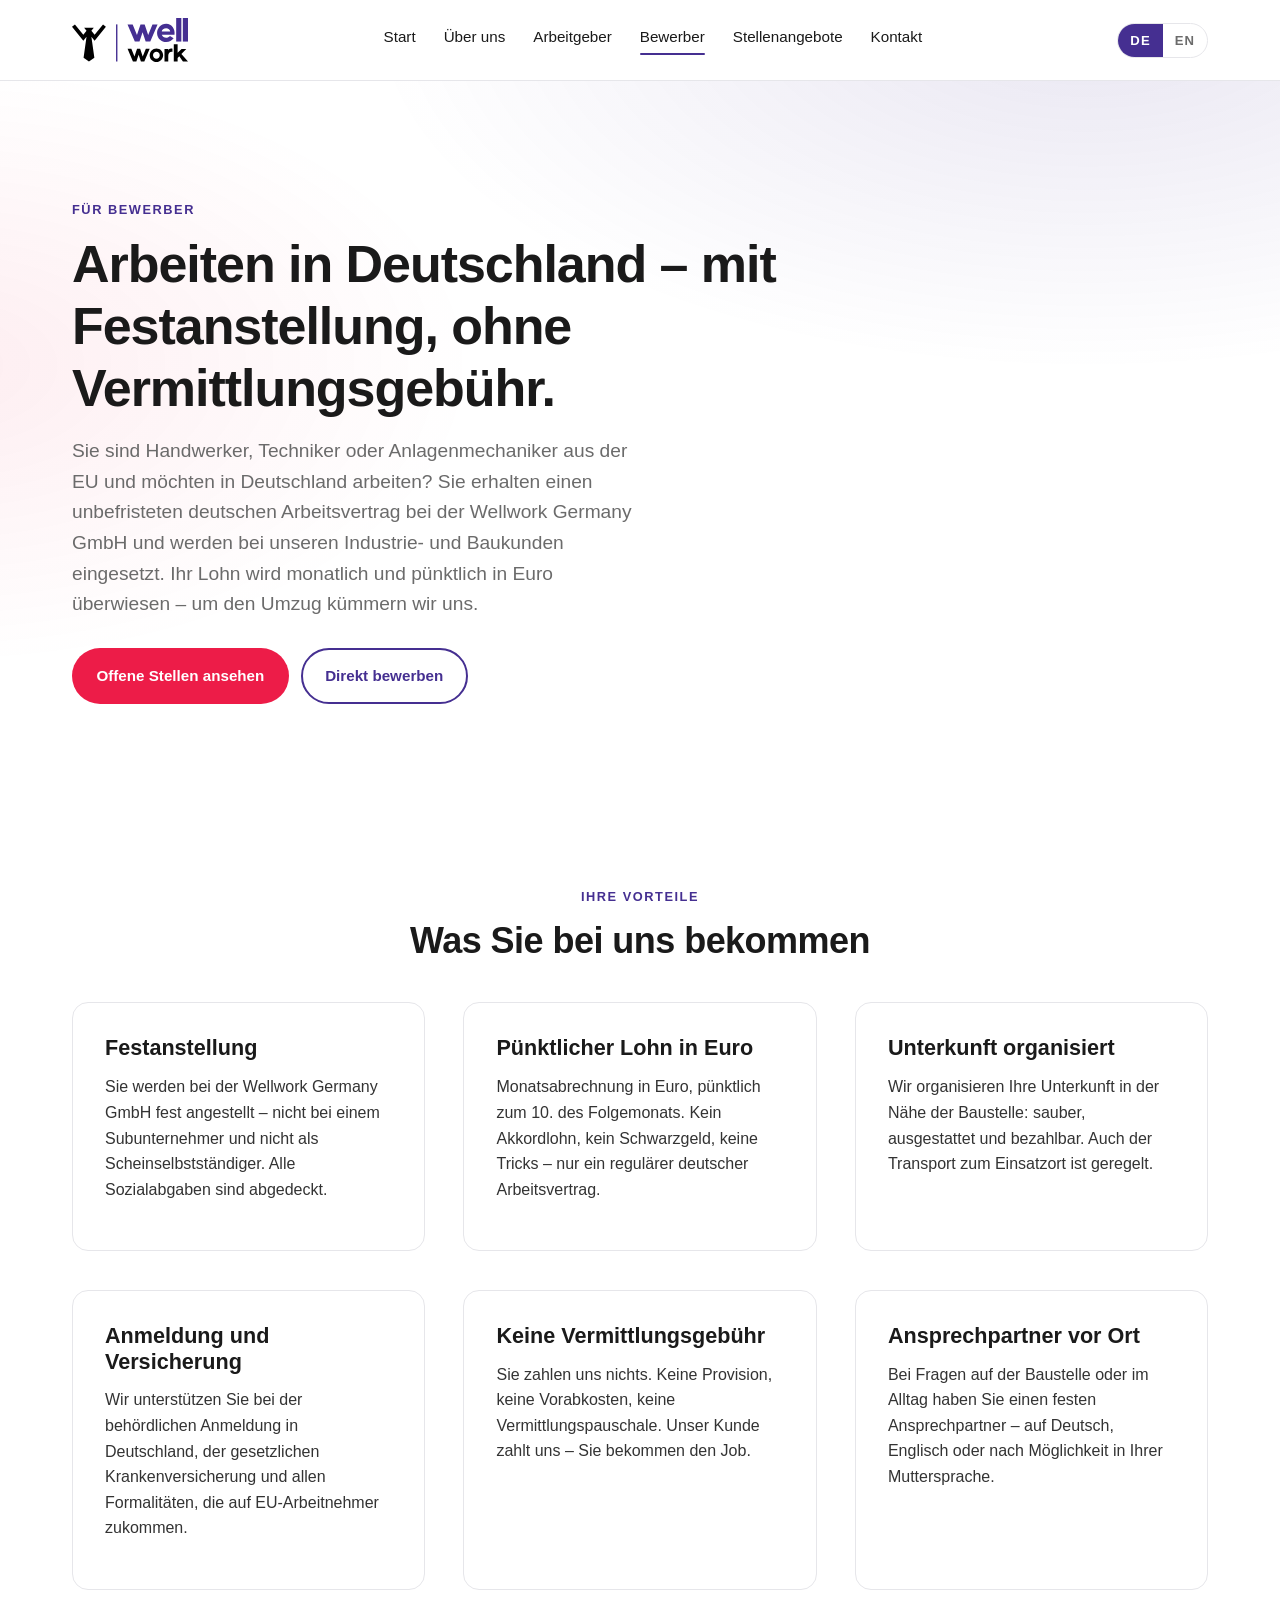
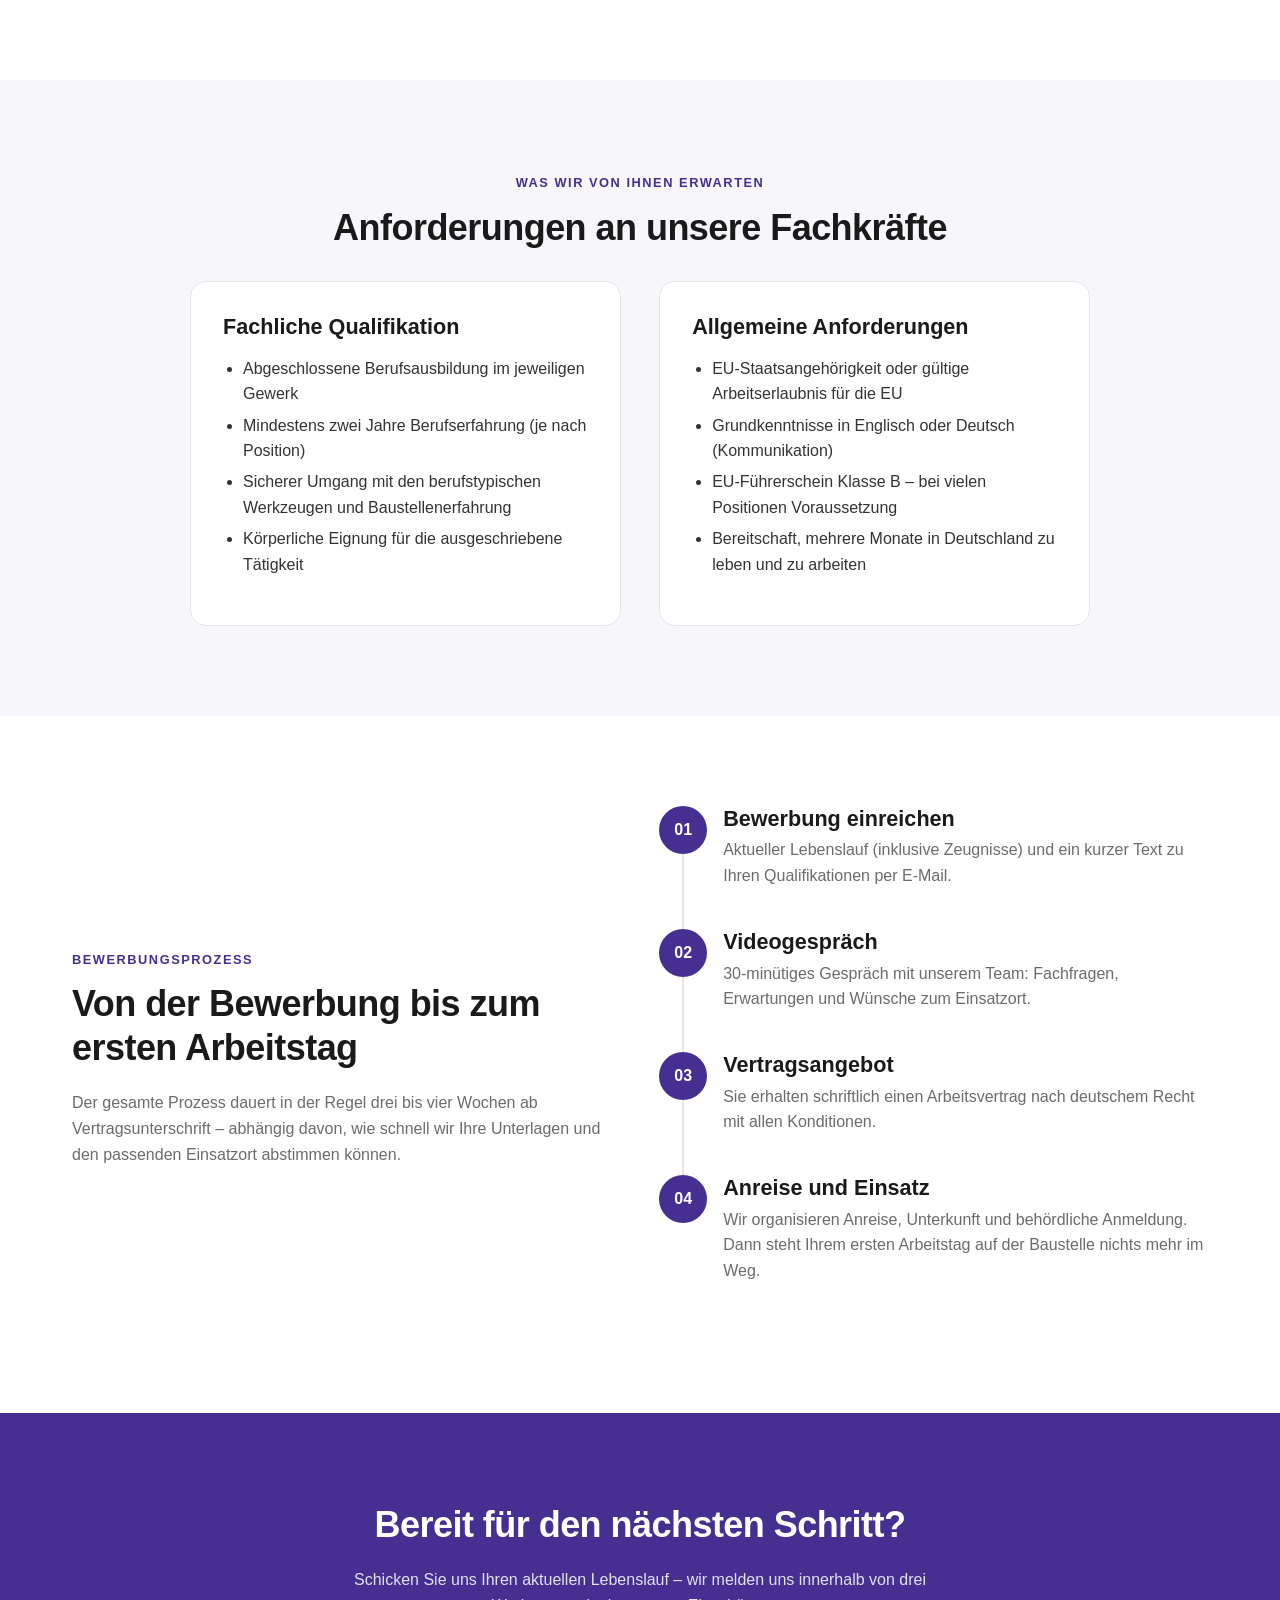
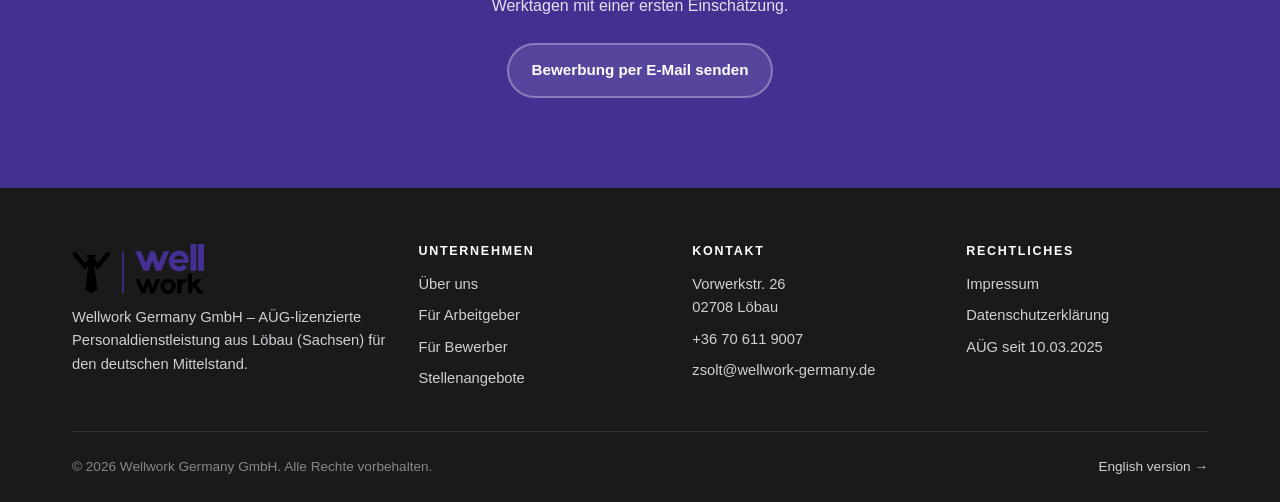
<file: bewerber.html>
<!doctype html>
<html lang="de">
<head>
<meta charset="utf-8">
<meta name="viewport" content="width=device-width, initial-scale=1">
<title>Für Bewerber – Wellwork Germany</title>
<meta name="description" content="Arbeiten in Deutschland mit Festanstellung. Stellen für Elektriker, Installateure, Maler, Tischler und HVAC-Techniker. Keine Vermittlungsgebühr.">
<meta name="theme-color" content="#452F91">
<link rel="icon" type="image/png" sizes="32x32" href="assets/img/favicons/favicon-32x32.png">
<link rel="icon" type="image/png" sizes="16x16" href="assets/img/favicons/favicon-16x16.png">
<link rel="apple-touch-icon" sizes="180x180" href="assets/img/favicons/apple-icon-180x180.png">
<link rel="icon" type="image/png" sizes="192x192" href="assets/img/favicons/android-icon-192x192.png">
<link rel="stylesheet" href="assets/css/main.css">
</head>
<body>

<header class="site-header">
  <div class="container">
    <nav class="nav">
      <a class="nav__logo" href="index.html"><img class="nav__logo-mark" src="assets/img/logo.svg" alt="Wellwork Germany"></a>
      <ul class="nav__links">
        <li><a href="index.html">Start</a></li>
        <li><a href="ueber-uns.html">Über uns</a></li>
        <li><a href="arbeitgeber.html">Arbeitgeber</a></li>
        <li><a href="bewerber.html" class="active">Bewerber</a></li>
        <li><a href="stellenangebote.html">Stellenangebote</a></li>
        <li><a href="kontakt.html">Kontakt</a></li>
      </ul>
      <div class="nav__actions">
        <div class="lang-toggle"><a href="bewerber.html" class="active">DE</a><a href="en/candidates.html">EN</a></div>
        <button class="nav__toggle"><span></span><span></span><span></span></button>
      </div>
    </nav>
  </div>
</header>

<section class="hero">
  <div class="container">
    <div style="max-width:760px">
      <span class="eyebrow">Für Bewerber</span>
      <h1>Arbeiten in Deutschland – mit Festanstellung, ohne Vermittlungsgebühr.</h1>
      <p class="hero__lead">
        Sie sind Handwerker, Techniker oder Anlagenmechaniker aus der EU und möchten in Deutschland arbeiten?
        Sie erhalten einen unbefristeten deutschen Arbeitsvertrag bei der Wellwork Germany GmbH und werden
        bei unseren Industrie- und Baukunden eingesetzt. Ihr Lohn wird monatlich und pünktlich in Euro
        überwiesen – um den Umzug kümmern wir uns.
      </p>
      <div class="hero__actions">
        <a class="btn btn--red" href="stellenangebote.html">Offene Stellen ansehen</a>
        <a class="btn btn--outline" href="mailto:zsolt@wellwork-germany.de?subject=Bewerbung%20Wellwork%20Germany">Direkt bewerben</a>
      </div>
    </div>
  </div>
</section>

<section class="section">
  <div class="container">
    <div class="text-center">
      <span class="eyebrow">Ihre Vorteile</span>
      <h2>Was Sie bei uns bekommen</h2>
    </div>
    <div class="grid grid-3" style="margin-top:40px">
      <div class="card card--accent-red">
        <h3>Festanstellung</h3>
        <p>Sie werden bei der Wellwork Germany GmbH fest angestellt – nicht bei einem Subunternehmer und nicht als Scheinselbstständiger. Alle Sozialabgaben sind abgedeckt.</p>
      </div>
      <div class="card card--accent-orange">
        <h3>Pünktlicher Lohn in Euro</h3>
        <p>Monatsabrechnung in Euro, pünktlich zum 10. des Folgemonats. Kein Akkordlohn, kein Schwarzgeld, keine Tricks – nur ein regulärer deutscher Arbeitsvertrag.</p>
      </div>
      <div class="card card--accent-blue">
        <h3>Unterkunft organisiert</h3>
        <p>Wir organisieren Ihre Unterkunft in der Nähe der Baustelle: sauber, ausgestattet und bezahlbar. Auch der Transport zum Einsatzort ist geregelt.</p>
      </div>
      <div class="card card--accent-green">
        <h3>Anmeldung und Versicherung</h3>
        <p>Wir unterstützen Sie bei der behördlichen Anmeldung in Deutschland, der gesetzlichen Krankenversicherung und allen Formalitäten, die auf EU-Arbeitnehmer zukommen.</p>
      </div>
      <div class="card">
        <h3>Keine Vermittlungsgebühr</h3>
        <p>Sie zahlen uns nichts. Keine Provision, keine Vorabkosten, keine Vermittlungspauschale. Unser Kunde zahlt uns – Sie bekommen den Job.</p>
      </div>
      <div class="card">
        <h3>Ansprechpartner vor Ort</h3>
        <p>Bei Fragen auf der Baustelle oder im Alltag haben Sie einen festen Ansprechpartner – auf Deutsch, Englisch oder nach Möglichkeit in Ihrer Muttersprache.</p>
      </div>
    </div>
  </div>
</section>

<section class="section section--alt">
  <div class="container">
    <div class="text-center">
      <span class="eyebrow">Was wir von Ihnen erwarten</span>
      <h2>Anforderungen an unsere Fachkräfte</h2>
    </div>
    <div class="grid grid-2" style="margin-top:32px;max-width:900px;margin-left:auto;margin-right:auto">
      <div class="card">
        <h3>Fachliche Qualifikation</h3>
        <ul>
          <li>Abgeschlossene Berufsausbildung im jeweiligen Gewerk</li>
          <li>Mindestens zwei Jahre Berufserfahrung (je nach Position)</li>
          <li>Sicherer Umgang mit den berufstypischen Werkzeugen und Baustellenerfahrung</li>
          <li>Körperliche Eignung für die ausgeschriebene Tätigkeit</li>
        </ul>
      </div>
      <div class="card">
        <h3>Allgemeine Anforderungen</h3>
        <ul>
          <li>EU-Staatsangehörigkeit oder gültige Arbeitserlaubnis für die EU</li>
          <li>Grundkenntnisse in Englisch oder Deutsch (Kommunikation)</li>
          <li>EU-Führerschein Klasse B – bei vielen Positionen Voraussetzung</li>
          <li>Bereitschaft, mehrere Monate in Deutschland zu leben und zu arbeiten</li>
        </ul>
      </div>
    </div>
  </div>
</section>

<section class="section">
  <div class="container">
    <div class="grid grid-2" style="align-items:center">
      <div>
        <span class="eyebrow">Bewerbungsprozess</span>
        <h2>Von der Bewerbung bis zum ersten Arbeitstag</h2>
        <p class="muted">Der gesamte Prozess dauert in der Regel drei bis vier Wochen ab Vertragsunterschrift – abhängig davon, wie schnell wir Ihre Unterlagen und den passenden Einsatzort abstimmen können.</p>
      </div>
      <div class="steps">
        <div class="step"><h3>Bewerbung einreichen</h3><p class="muted">Aktueller Lebenslauf (inklusive Zeugnisse) und ein kurzer Text zu Ihren Qualifikationen per E-Mail.</p></div>
        <div class="step"><h3>Videogespräch</h3><p class="muted">30-minütiges Gespräch mit unserem Team: Fachfragen, Erwartungen und Wünsche zum Einsatzort.</p></div>
        <div class="step"><h3>Vertragsangebot</h3><p class="muted">Sie erhalten schriftlich einen Arbeitsvertrag nach deutschem Recht mit allen Konditionen.</p></div>
        <div class="step"><h3>Anreise und Einsatz</h3><p class="muted">Wir organisieren Anreise, Unterkunft und behördliche Anmeldung. Dann steht Ihrem ersten Arbeitstag auf der Baustelle nichts mehr im Weg.</p></div>
      </div>
    </div>
  </div>
</section>

<section class="section section--purple">
  <div class="container text-center">
    <h2>Bereit für den nächsten Schritt?</h2>
    <p style="max-width:620px;margin:0 auto 24px;color:rgba(255,255,255,.85)">
      Schicken Sie uns Ihren aktuellen Lebenslauf – wir melden uns innerhalb von drei Werktagen mit einer ersten Einschätzung.</p>
    <a class="btn btn--ghost-light" href="mailto:zsolt@wellwork-germany.de?subject=Bewerbung%20Wellwork%20Germany&body=Bitte%20CV%20beif%C3%BCgen.%20Position%20und%20Einsatzort-W%C3%BCnsche%20kurz%20beschreiben.">Bewerbung per E-Mail senden</a>
  </div>
</section>

<footer class="site-footer">
  <div class="container">
    <div class="footer-grid">
      <div>
        <img src="assets/img/logo.svg" alt="Wellwork Germany" style="height:50px;margin-bottom:12px">
        <p>Wellwork Germany GmbH – AÜG-lizenzierte Personaldienstleistung aus Löbau (Sachsen) für den deutschen Mittelstand.</p>
      </div>
      <div><h4>Unternehmen</h4><ul>
        <li><a href="ueber-uns.html">Über uns</a></li>
        <li><a href="arbeitgeber.html">Für Arbeitgeber</a></li>
        <li><a href="bewerber.html">Für Bewerber</a></li>
        <li><a href="stellenangebote.html">Stellenangebote</a></li>
      </ul></div>
      <div><h4>Kontakt</h4><ul>
        <li>Vorwerkstr. 26<br>02708 Löbau</li>
        <li>+36 70 611 9007</li>
        <li><a href="mailto:zsolt@wellwork-germany.de">zsolt@wellwork-germany.de</a></li>
      </ul></div>
      <div><h4>Rechtliches</h4><ul>
        <li><a href="impressum.html">Impressum</a></li>
        <li><a href="datenschutz.html">Datenschutzerklärung</a></li>
        <li>AÜG seit 10.03.2025</li>
      </ul></div>
    </div>
    <div class="footer-bottom">
      <span>© 2026 Wellwork Germany GmbH. Alle Rechte vorbehalten.</span>
      <span><a href="en/candidates.html">English version →</a></span>
    </div>
  </div>
</footer>

<script src="assets/js/main.js"></script>
</body>
</html>
</file>
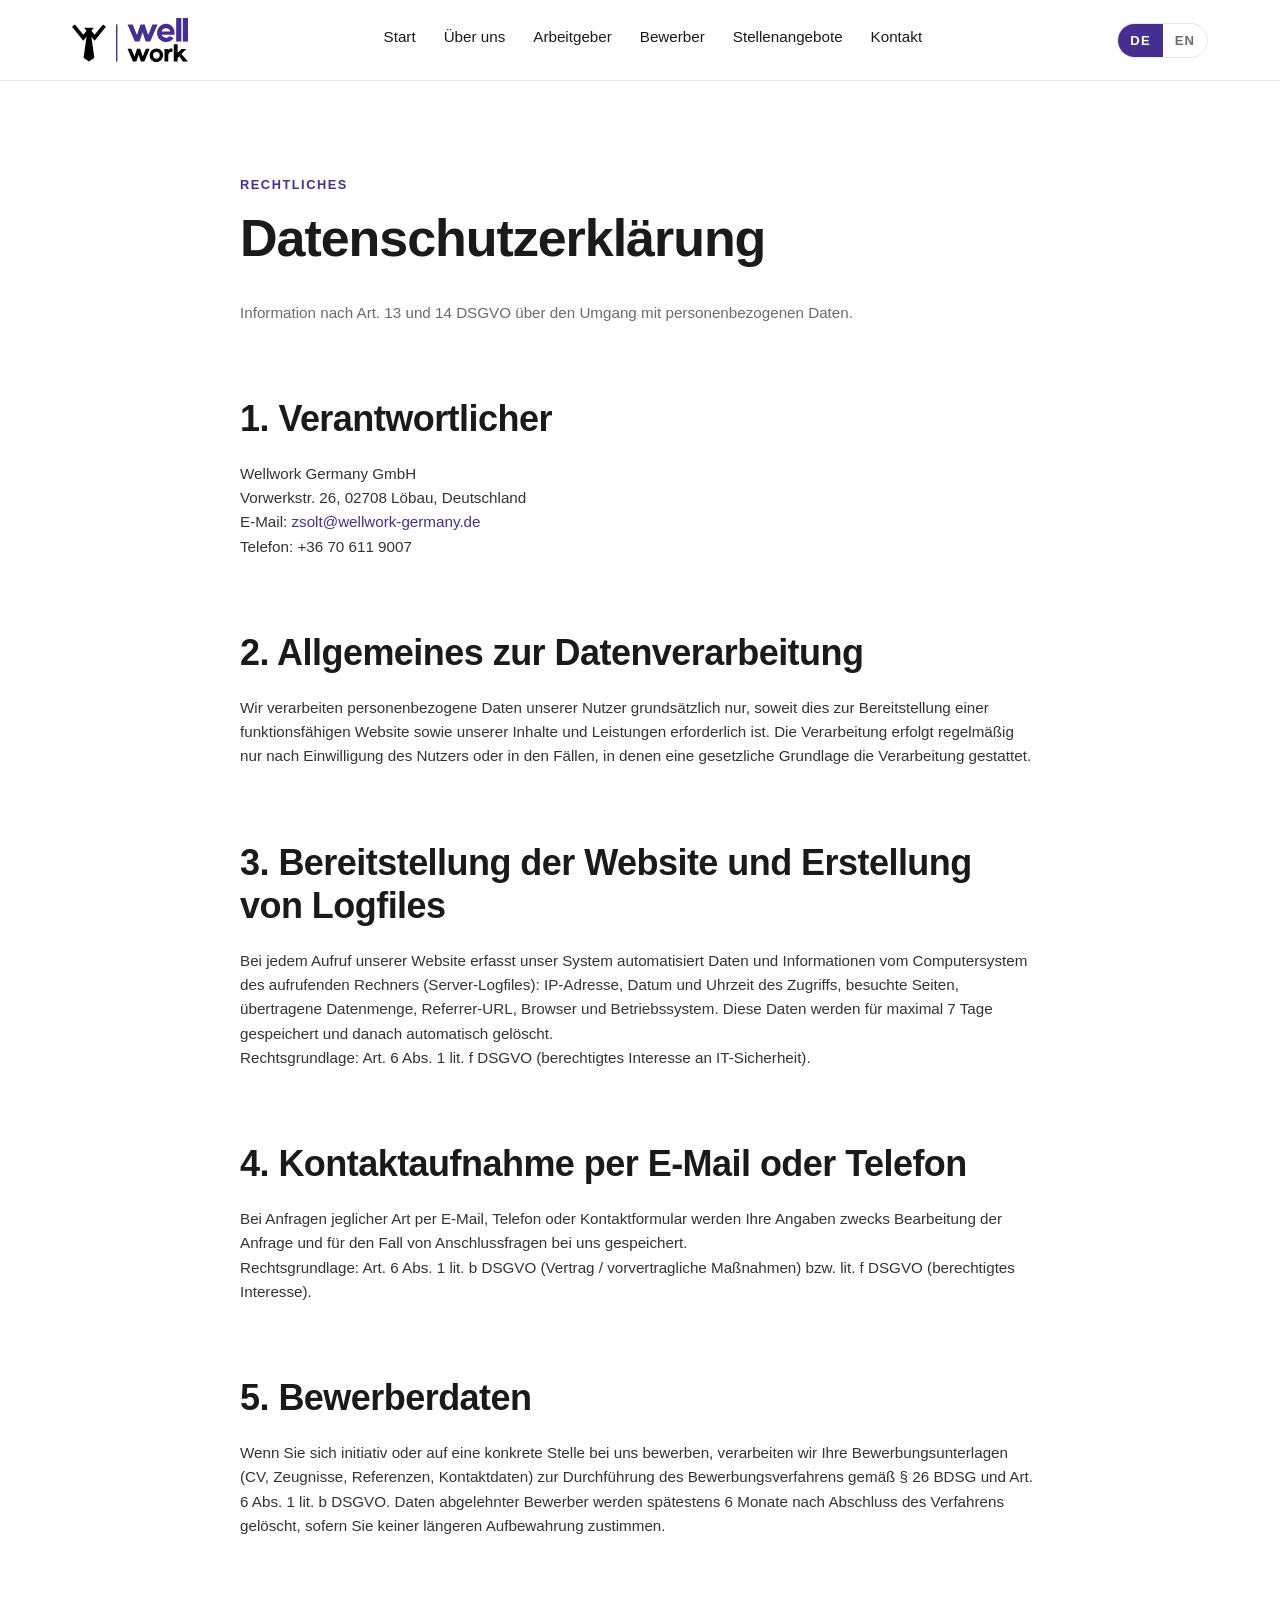
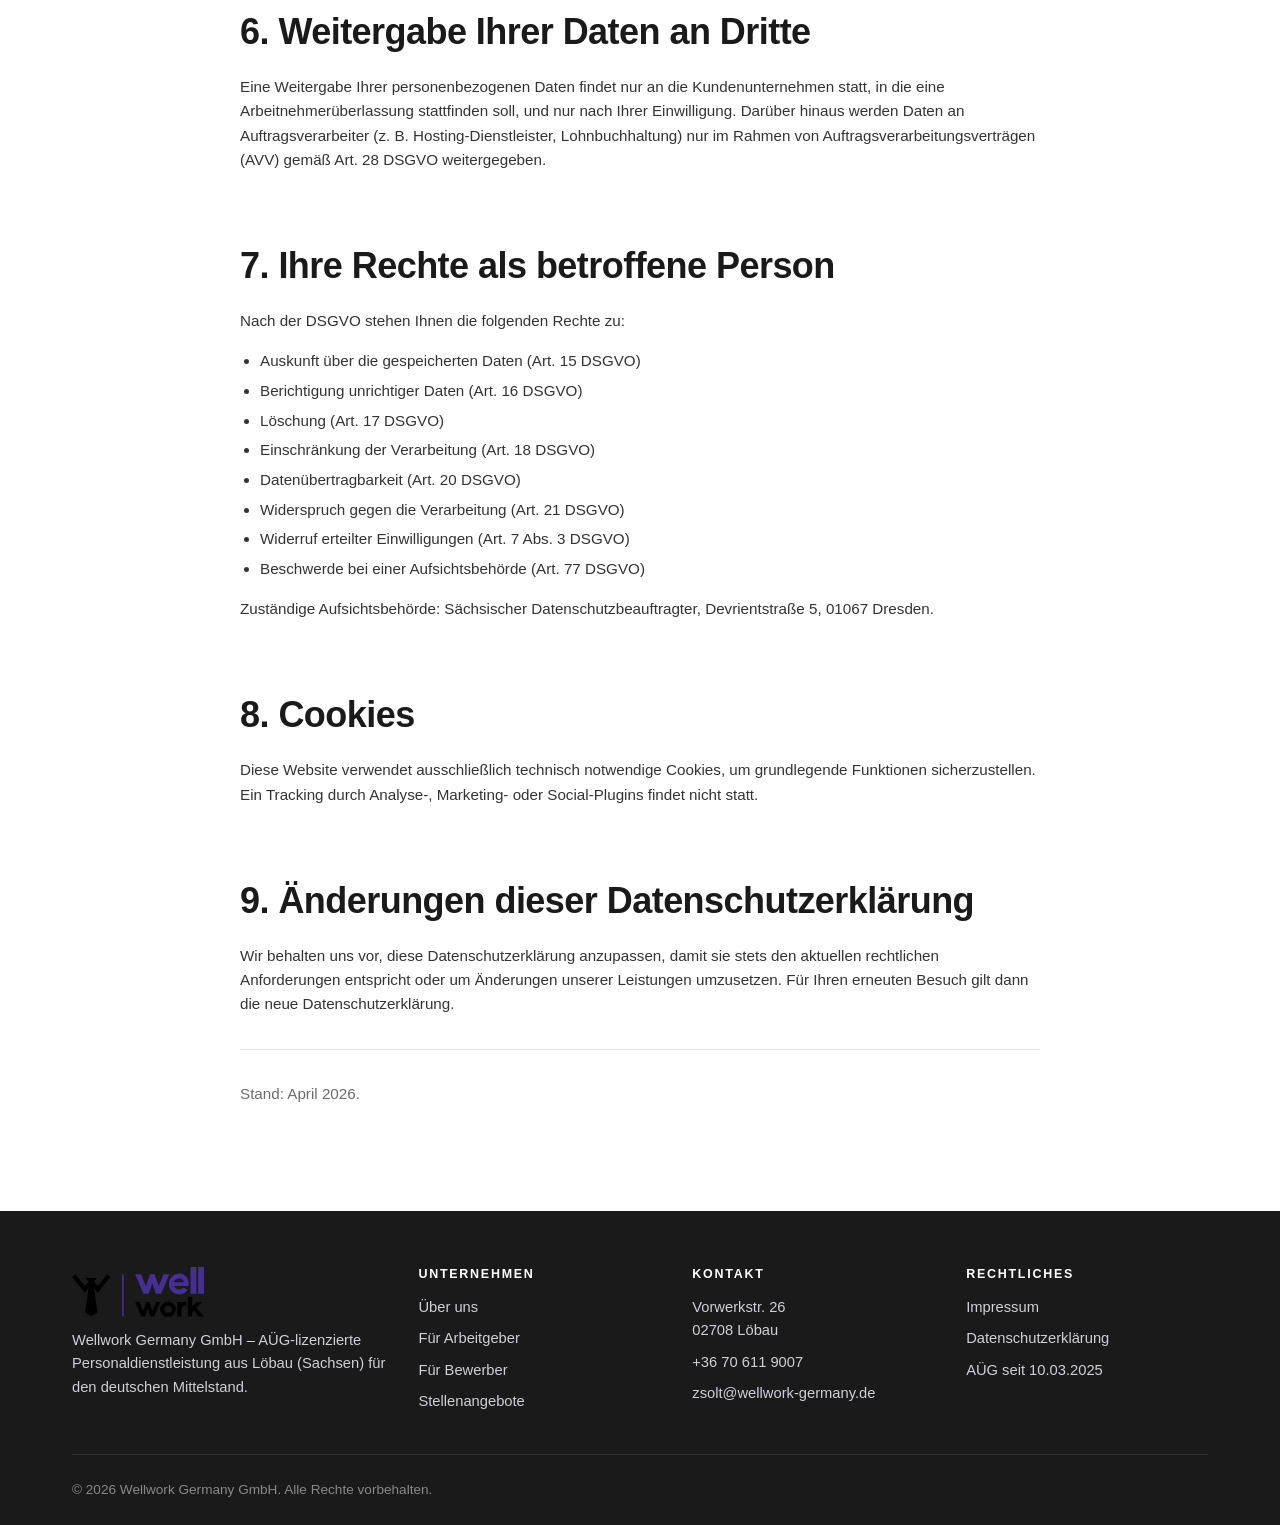
<file: datenschutz.html>
<!doctype html>
<html lang="de">
<head>
<meta charset="utf-8">
<meta name="viewport" content="width=device-width, initial-scale=1">
<title>Datenschutzerklärung – Wellwork Germany</title>
<meta name="description" content="Datenschutzerklärung der Wellwork Germany GmbH nach DSGVO.">
<meta name="theme-color" content="#452F91">
<link rel="icon" type="image/png" sizes="32x32" href="assets/img/favicons/favicon-32x32.png">
<link rel="icon" type="image/png" sizes="16x16" href="assets/img/favicons/favicon-16x16.png">
<link rel="apple-touch-icon" sizes="180x180" href="assets/img/favicons/apple-icon-180x180.png">
<link rel="icon" type="image/png" sizes="192x192" href="assets/img/favicons/android-icon-192x192.png">
<link rel="stylesheet" href="assets/css/main.css">
</head>
<body>

<header class="site-header">
  <div class="container">
    <nav class="nav">
      <a class="nav__logo" href="index.html"><img class="nav__logo-mark" src="assets/img/logo.svg" alt="Wellwork Germany"></a>
      <ul class="nav__links">
        <li><a href="index.html">Start</a></li>
        <li><a href="ueber-uns.html">Über uns</a></li>
        <li><a href="arbeitgeber.html">Arbeitgeber</a></li>
        <li><a href="bewerber.html">Bewerber</a></li>
        <li><a href="stellenangebote.html">Stellenangebote</a></li>
        <li><a href="kontakt.html">Kontakt</a></li>
      </ul>
      <div class="nav__actions">
        <div class="lang-toggle"><a href="datenschutz.html" class="active">DE</a><a href="en/index.html">EN</a></div>
        <button class="nav__toggle"><span></span><span></span><span></span></button>
      </div>
    </nav>
  </div>
</header>

<section class="section">
  <div class="container">
    <div class="legal">
      <span class="eyebrow">Rechtliches</span>
      <h1>Datenschutzerklärung</h1>
      <p class="muted">Information nach Art. 13 und 14 DSGVO über den Umgang mit personenbezogenen Daten.</p>

      <h2>1. Verantwortlicher</h2>
      <p>
        Wellwork Germany GmbH<br>
        Vorwerkstr. 26, 02708 Löbau, Deutschland<br>
        E-Mail: <a href="mailto:zsolt@wellwork-germany.de">zsolt@wellwork-germany.de</a><br>
        Telefon: +36 70 611 9007
      </p>

      <h2>2. Allgemeines zur Datenverarbeitung</h2>
      <p>
        Wir verarbeiten personenbezogene Daten unserer Nutzer grundsätzlich nur, soweit dies zur Bereitstellung einer funktionsfähigen Website sowie unserer Inhalte und Leistungen erforderlich ist.
        Die Verarbeitung erfolgt regelmäßig nur nach Einwilligung des Nutzers oder in den Fällen, in denen eine gesetzliche Grundlage die Verarbeitung gestattet.
      </p>

      <h2>3. Bereitstellung der Website und Erstellung von Logfiles</h2>
      <p>
        Bei jedem Aufruf unserer Website erfasst unser System automatisiert Daten und Informationen vom Computersystem des aufrufenden Rechners (Server-Logfiles): IP-Adresse, Datum und Uhrzeit des Zugriffs, besuchte Seiten, übertragene Datenmenge, Referrer-URL, Browser und Betriebssystem.
        Diese Daten werden für maximal 7 Tage gespeichert und danach automatisch gelöscht.<br>
        Rechtsgrundlage: Art. 6 Abs. 1 lit. f DSGVO (berechtigtes Interesse an IT-Sicherheit).
      </p>

      <h2>4. Kontaktaufnahme per E-Mail oder Telefon</h2>
      <p>
        Bei Anfragen jeglicher Art per E-Mail, Telefon oder Kontaktformular werden Ihre Angaben zwecks Bearbeitung der Anfrage und für den Fall von Anschlussfragen bei uns gespeichert.<br>
        Rechtsgrundlage: Art. 6 Abs. 1 lit. b DSGVO (Vertrag / vorvertragliche Maßnahmen) bzw. lit. f DSGVO (berechtigtes Interesse).
      </p>

      <h2>5. Bewerberdaten</h2>
      <p>
        Wenn Sie sich initiativ oder auf eine konkrete Stelle bei uns bewerben, verarbeiten wir Ihre Bewerbungsunterlagen (CV, Zeugnisse, Referenzen, Kontaktdaten) zur Durchführung des Bewerbungsverfahrens gemäß § 26 BDSG und Art. 6 Abs. 1 lit. b DSGVO.
        Daten abgelehnter Bewerber werden spätestens 6 Monate nach Abschluss des Verfahrens gelöscht, sofern Sie keiner längeren Aufbewahrung zustimmen.
      </p>

      <h2>6. Weitergabe Ihrer Daten an Dritte</h2>
      <p>
        Eine Weitergabe Ihrer personenbezogenen Daten findet nur an die Kundenunternehmen statt, in die eine Arbeitnehmerüberlassung stattfinden soll, und nur nach Ihrer Einwilligung.
        Darüber hinaus werden Daten an Auftragsverarbeiter (z. B. Hosting-Dienstleister, Lohnbuchhaltung) nur im Rahmen von Auftragsverarbeitungsverträgen (AVV) gemäß Art. 28 DSGVO weitergegeben.
      </p>

      <h2>7. Ihre Rechte als betroffene Person</h2>
      <p>Nach der DSGVO stehen Ihnen die folgenden Rechte zu:</p>
      <ul>
        <li>Auskunft über die gespeicherten Daten (Art. 15 DSGVO)</li>
        <li>Berichtigung unrichtiger Daten (Art. 16 DSGVO)</li>
        <li>Löschung (Art. 17 DSGVO)</li>
        <li>Einschränkung der Verarbeitung (Art. 18 DSGVO)</li>
        <li>Datenübertragbarkeit (Art. 20 DSGVO)</li>
        <li>Widerspruch gegen die Verarbeitung (Art. 21 DSGVO)</li>
        <li>Widerruf erteilter Einwilligungen (Art. 7 Abs. 3 DSGVO)</li>
        <li>Beschwerde bei einer Aufsichtsbehörde (Art. 77 DSGVO)</li>
      </ul>
      <p>Zuständige Aufsichtsbehörde: Sächsischer Datenschutzbeauftragter, Devrientstraße 5, 01067 Dresden.</p>

      <h2>8. Cookies</h2>
      <p>
        Diese Website verwendet ausschließlich technisch notwendige Cookies, um grundlegende Funktionen sicherzustellen.
        Ein Tracking durch Analyse-, Marketing- oder Social-Plugins findet nicht statt.
      </p>

      <h2>9. Änderungen dieser Datenschutzerklärung</h2>
      <p>
        Wir behalten uns vor, diese Datenschutzerklärung anzupassen, damit sie stets den aktuellen rechtlichen Anforderungen entspricht oder um Änderungen unserer Leistungen umzusetzen.
        Für Ihren erneuten Besuch gilt dann die neue Datenschutzerklärung.
      </p>

      <hr class="divider">
      <p class="muted small">Stand: April 2026.</p>
    </div>
  </div>
</section>

<footer class="site-footer">
  <div class="container">
    <div class="footer-grid">
      <div>
        <img src="assets/img/logo.svg" alt="Wellwork Germany" style="height:50px;margin-bottom:12px">
        <p>Wellwork Germany GmbH – AÜG-lizenzierte Personaldienstleistung aus Löbau (Sachsen) für den deutschen Mittelstand.</p>
      </div>
      <div><h4>Unternehmen</h4><ul>
        <li><a href="ueber-uns.html">Über uns</a></li>
        <li><a href="arbeitgeber.html">Für Arbeitgeber</a></li>
        <li><a href="bewerber.html">Für Bewerber</a></li>
        <li><a href="stellenangebote.html">Stellenangebote</a></li>
      </ul></div>
      <div><h4>Kontakt</h4><ul>
        <li>Vorwerkstr. 26<br>02708 Löbau</li>
        <li>+36 70 611 9007</li>
        <li><a href="mailto:zsolt@wellwork-germany.de">zsolt@wellwork-germany.de</a></li>
      </ul></div>
      <div><h4>Rechtliches</h4><ul>
        <li><a href="impressum.html">Impressum</a></li>
        <li><a href="datenschutz.html">Datenschutzerklärung</a></li>
        <li>AÜG seit 10.03.2025</li>
      </ul></div>
    </div>
    <div class="footer-bottom">
      <span>© 2026 Wellwork Germany GmbH. Alle Rechte vorbehalten.</span>
    </div>
  </div>
</footer>

<script src="assets/js/main.js"></script>
</body>
</html>
</file>
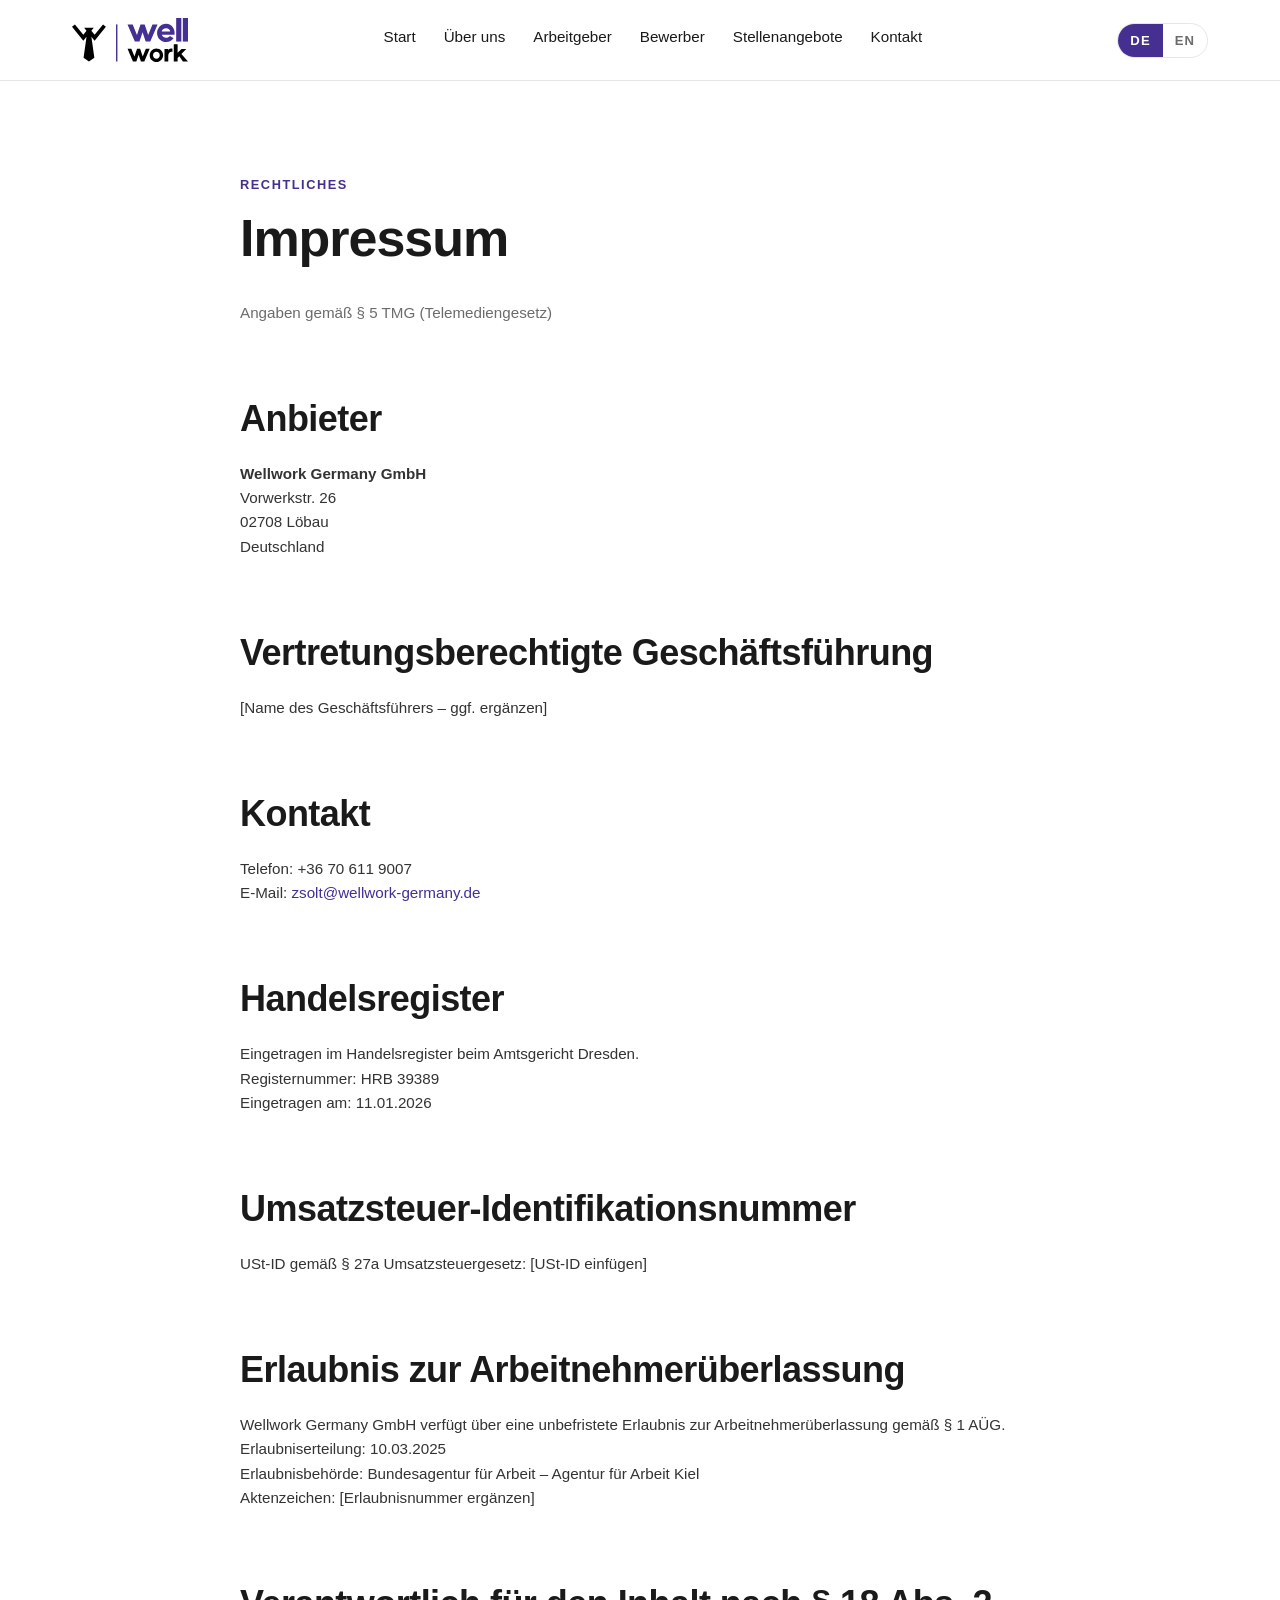
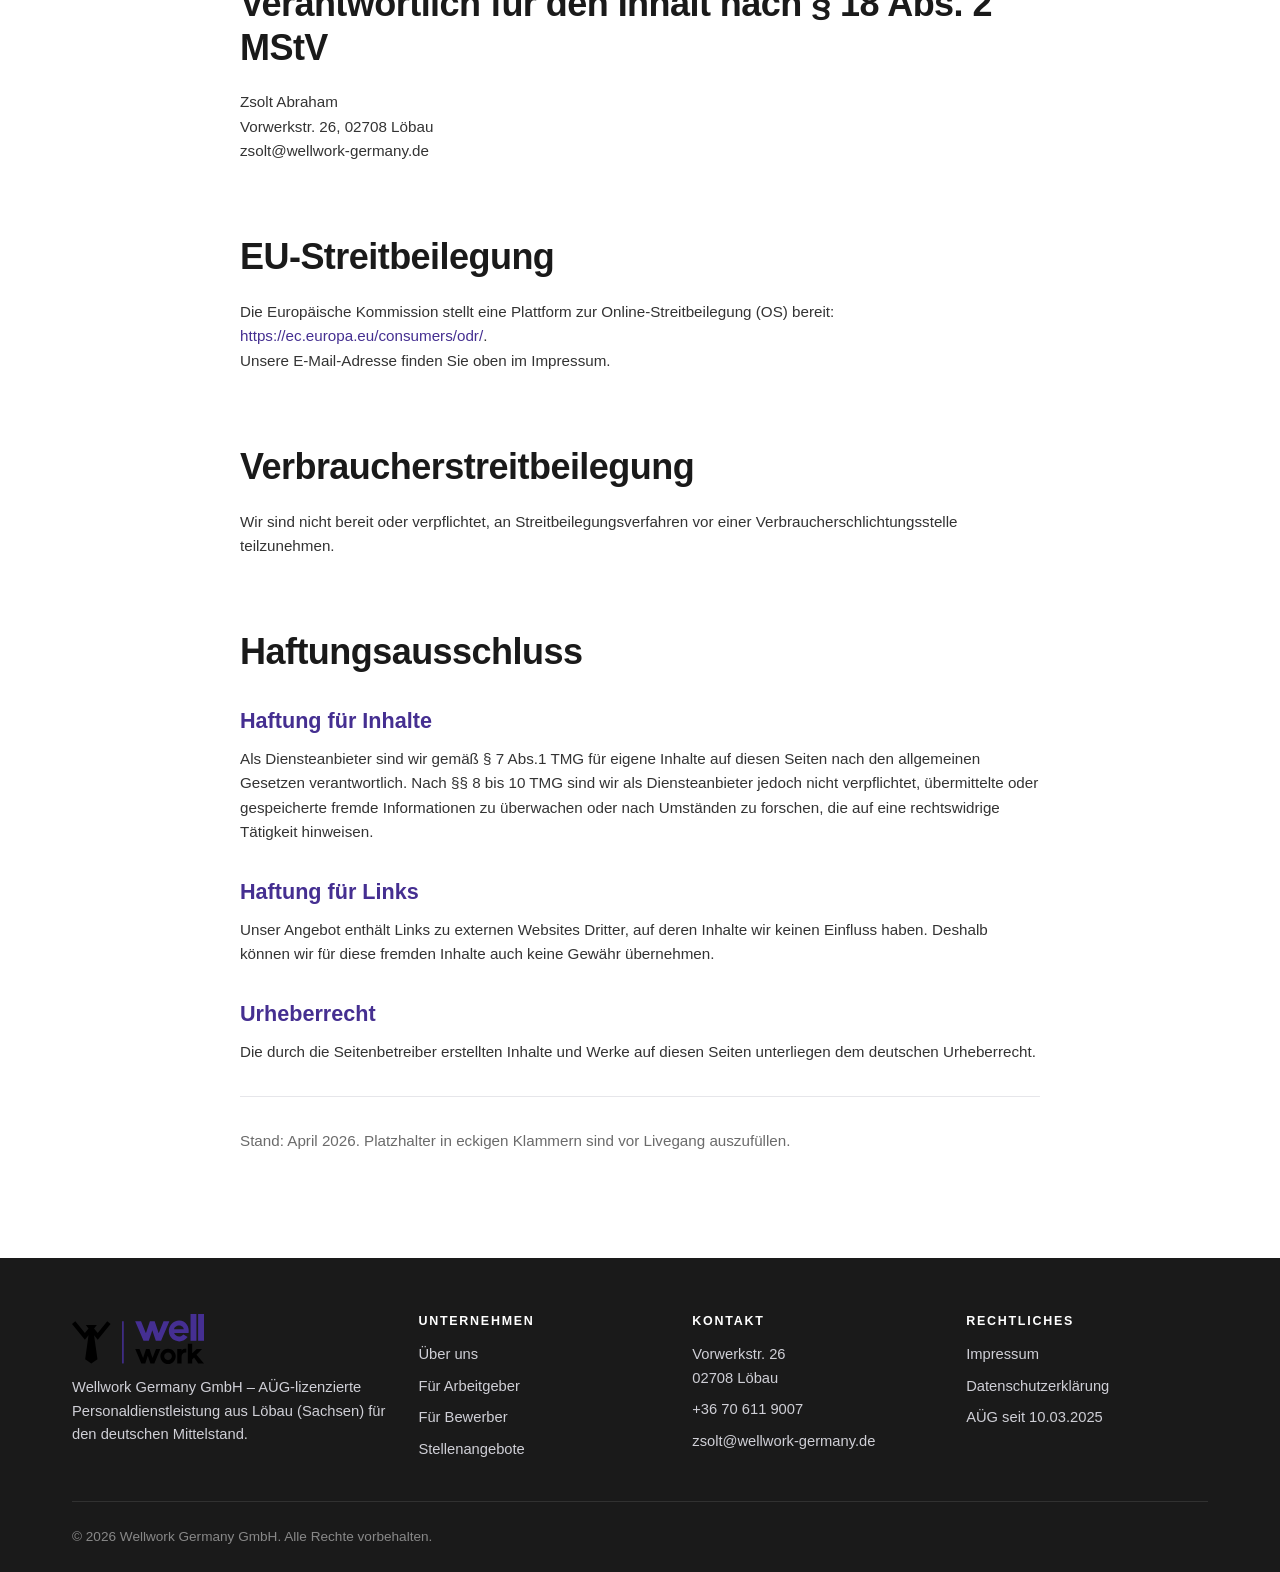
<file: impressum.html>
<!doctype html>
<html lang="de">
<head>
<meta charset="utf-8">
<meta name="viewport" content="width=device-width, initial-scale=1">
<title>Impressum – Wellwork Germany</title>
<meta name="description" content="Impressum der Wellwork Germany GmbH gemäß § 5 TMG.">
<meta name="theme-color" content="#452F91">
<meta name="robots" content="index,follow">
<link rel="icon" type="image/png" sizes="32x32" href="assets/img/favicons/favicon-32x32.png">
<link rel="icon" type="image/png" sizes="16x16" href="assets/img/favicons/favicon-16x16.png">
<link rel="apple-touch-icon" sizes="180x180" href="assets/img/favicons/apple-icon-180x180.png">
<link rel="icon" type="image/png" sizes="192x192" href="assets/img/favicons/android-icon-192x192.png">
<link rel="stylesheet" href="assets/css/main.css">
</head>
<body>

<header class="site-header">
  <div class="container">
    <nav class="nav">
      <a class="nav__logo" href="index.html"><img class="nav__logo-mark" src="assets/img/logo.svg" alt="Wellwork Germany"></a>
      <ul class="nav__links">
        <li><a href="index.html">Start</a></li>
        <li><a href="ueber-uns.html">Über uns</a></li>
        <li><a href="arbeitgeber.html">Arbeitgeber</a></li>
        <li><a href="bewerber.html">Bewerber</a></li>
        <li><a href="stellenangebote.html">Stellenangebote</a></li>
        <li><a href="kontakt.html">Kontakt</a></li>
      </ul>
      <div class="nav__actions">
        <div class="lang-toggle"><a href="impressum.html" class="active">DE</a><a href="en/index.html">EN</a></div>
        <button class="nav__toggle"><span></span><span></span><span></span></button>
      </div>
    </nav>
  </div>
</header>

<section class="section">
  <div class="container">
    <div class="legal">
      <span class="eyebrow">Rechtliches</span>
      <h1>Impressum</h1>
      <p class="muted">Angaben gemäß § 5 TMG (Telemediengesetz)</p>

      <h2>Anbieter</h2>
      <p>
        <strong>Wellwork Germany GmbH</strong><br>
        Vorwerkstr. 26<br>
        02708 Löbau<br>
        Deutschland
      </p>

      <h2>Vertretungsberechtigte Geschäftsführung</h2>
      <p>
        [Name des Geschäftsführers – ggf. ergänzen]
      </p>

      <h2>Kontakt</h2>
      <p>
        Telefon: +36 70 611 9007<br>
        E-Mail: <a href="mailto:zsolt@wellwork-germany.de">zsolt@wellwork-germany.de</a>
      </p>

      <h2>Handelsregister</h2>
      <p>
        Eingetragen im Handelsregister beim Amtsgericht Dresden.<br>
        Registernummer: HRB 39389<br>
        Eingetragen am: 11.01.2026
      </p>

      <h2>Umsatzsteuer-Identifikationsnummer</h2>
      <p>
        USt-ID gemäß § 27a Umsatzsteuergesetz: [USt-ID einfügen]
      </p>

      <h2>Erlaubnis zur Arbeitnehmerüberlassung</h2>
      <p>
        Wellwork Germany GmbH verfügt über eine unbefristete Erlaubnis zur Arbeitnehmerüberlassung gemäß § 1 AÜG.<br>
        Erlaubniserteilung: 10.03.2025<br>
        Erlaubnisbehörde: Bundesagentur für Arbeit – Agentur für Arbeit Kiel<br>
        Aktenzeichen: [Erlaubnisnummer ergänzen]
      </p>

      <h2>Verantwortlich für den Inhalt nach § 18 Abs. 2 MStV</h2>
      <p>
        Zsolt Abraham<br>
        Vorwerkstr. 26, 02708 Löbau<br>
        zsolt@wellwork-germany.de
      </p>

      <h2>EU-Streitbeilegung</h2>
      <p>
        Die Europäische Kommission stellt eine Plattform zur Online-Streitbeilegung (OS) bereit:
        <a href="https://ec.europa.eu/consumers/odr/" target="_blank" rel="noopener">https://ec.europa.eu/consumers/odr/</a>.<br>
        Unsere E-Mail-Adresse finden Sie oben im Impressum.
      </p>

      <h2>Verbraucherstreitbeilegung</h2>
      <p>
        Wir sind nicht bereit oder verpflichtet, an Streitbeilegungsverfahren vor einer Verbraucherschlichtungsstelle teilzunehmen.
      </p>

      <h2>Haftungsausschluss</h2>
      <h3>Haftung für Inhalte</h3>
      <p>
        Als Diensteanbieter sind wir gemäß § 7 Abs.1 TMG für eigene Inhalte auf diesen Seiten nach den allgemeinen Gesetzen verantwortlich.
        Nach §§ 8 bis 10 TMG sind wir als Diensteanbieter jedoch nicht verpflichtet, übermittelte oder gespeicherte fremde Informationen
        zu überwachen oder nach Umständen zu forschen, die auf eine rechtswidrige Tätigkeit hinweisen.
      </p>
      <h3>Haftung für Links</h3>
      <p>
        Unser Angebot enthält Links zu externen Websites Dritter, auf deren Inhalte wir keinen Einfluss haben.
        Deshalb können wir für diese fremden Inhalte auch keine Gewähr übernehmen.
      </p>
      <h3>Urheberrecht</h3>
      <p>
        Die durch die Seitenbetreiber erstellten Inhalte und Werke auf diesen Seiten unterliegen dem deutschen Urheberrecht.
      </p>

      <hr class="divider">
      <p class="muted small">Stand: April 2026. Platzhalter in eckigen Klammern sind vor Livegang auszufüllen.</p>
    </div>
  </div>
</section>

<footer class="site-footer">
  <div class="container">
    <div class="footer-grid">
      <div>
        <img src="assets/img/logo.svg" alt="Wellwork Germany" style="height:50px;margin-bottom:12px">
        <p>Wellwork Germany GmbH – AÜG-lizenzierte Personaldienstleistung aus Löbau (Sachsen) für den deutschen Mittelstand.</p>
      </div>
      <div><h4>Unternehmen</h4><ul>
        <li><a href="ueber-uns.html">Über uns</a></li>
        <li><a href="arbeitgeber.html">Für Arbeitgeber</a></li>
        <li><a href="bewerber.html">Für Bewerber</a></li>
        <li><a href="stellenangebote.html">Stellenangebote</a></li>
      </ul></div>
      <div><h4>Kontakt</h4><ul>
        <li>Vorwerkstr. 26<br>02708 Löbau</li>
        <li>+36 70 611 9007</li>
        <li><a href="mailto:zsolt@wellwork-germany.de">zsolt@wellwork-germany.de</a></li>
      </ul></div>
      <div><h4>Rechtliches</h4><ul>
        <li><a href="impressum.html">Impressum</a></li>
        <li><a href="datenschutz.html">Datenschutzerklärung</a></li>
        <li>AÜG seit 10.03.2025</li>
      </ul></div>
    </div>
    <div class="footer-bottom">
      <span>© 2026 Wellwork Germany GmbH. Alle Rechte vorbehalten.</span>
    </div>
  </div>
</footer>

<script src="assets/js/main.js"></script>
</body>
</html>
</file>
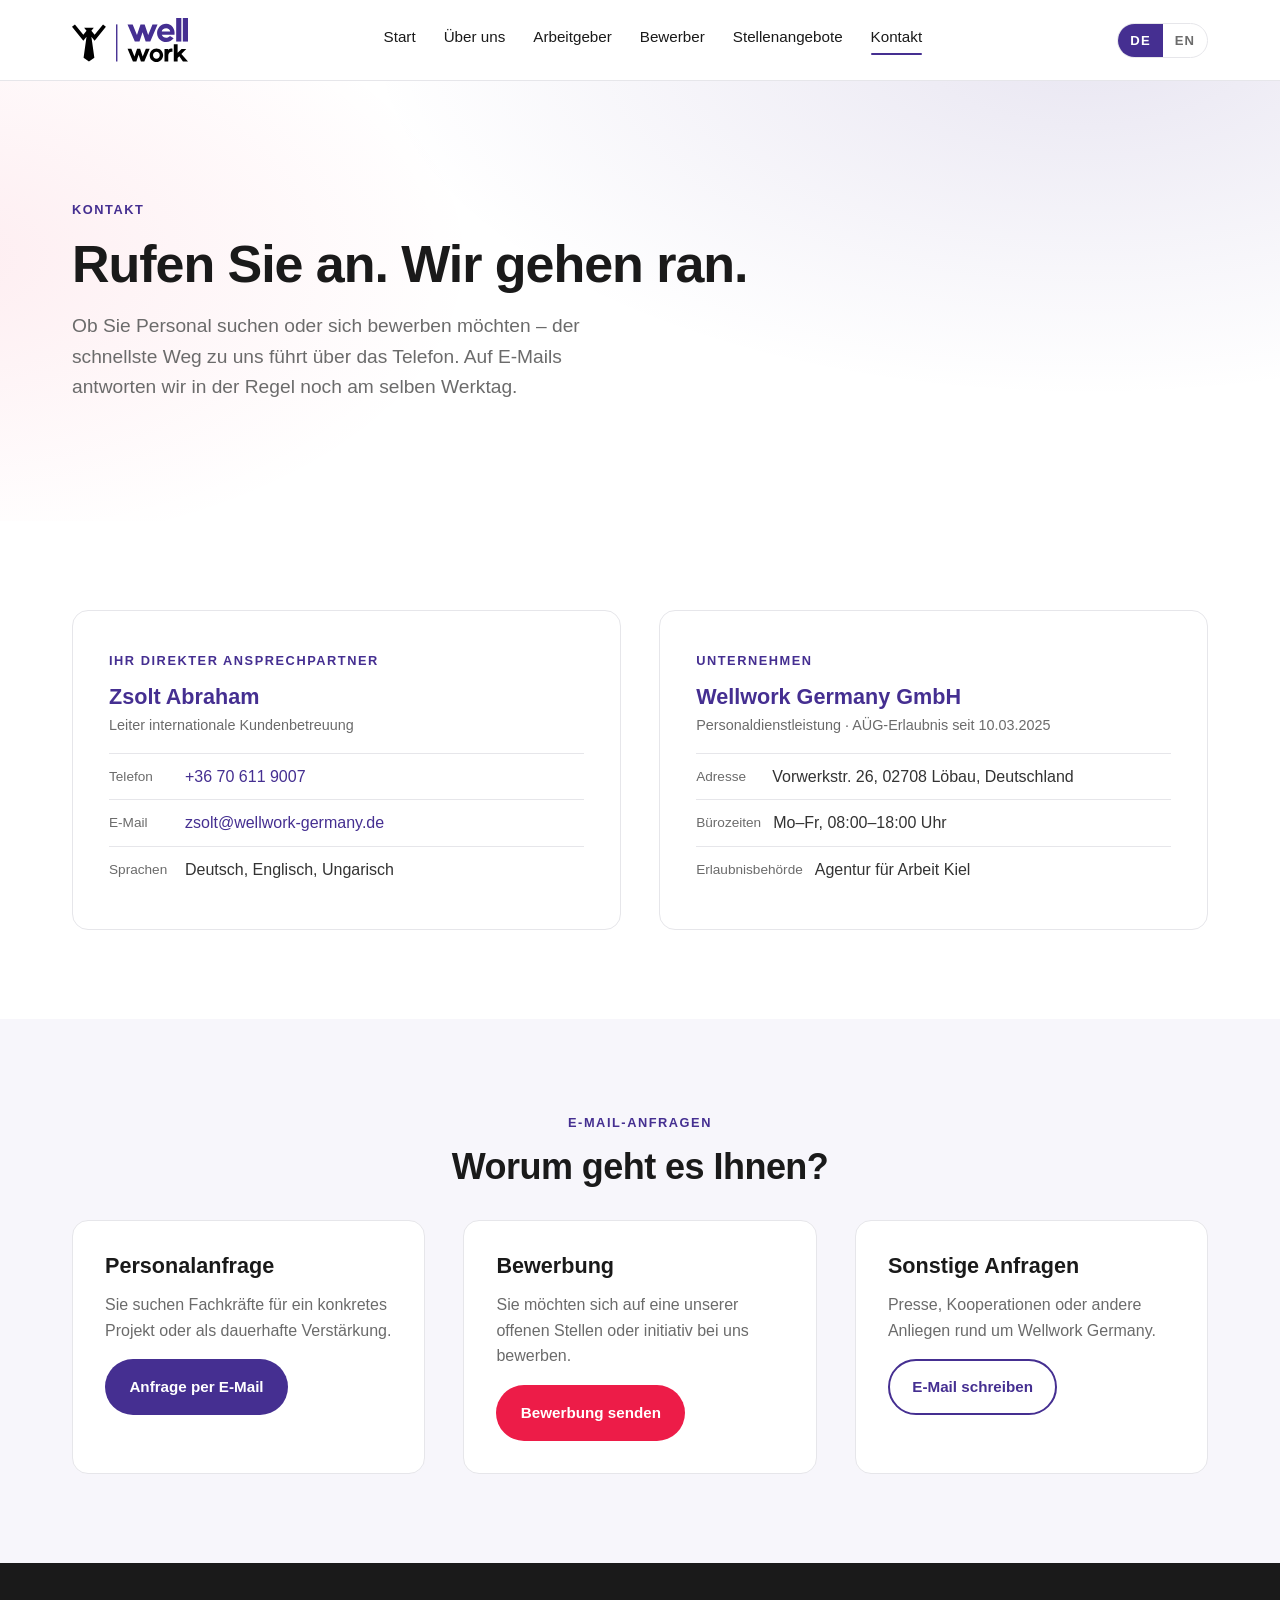
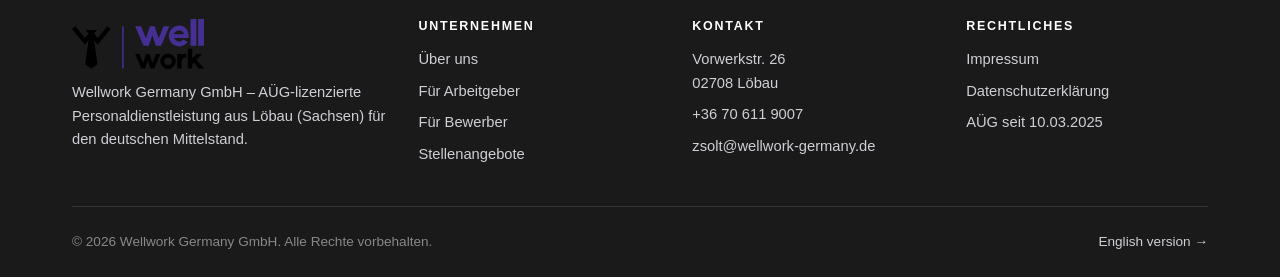
<file: kontakt.html>
<!doctype html>
<html lang="de">
<head>
<meta charset="utf-8">
<meta name="viewport" content="width=device-width, initial-scale=1">
<title>Kontakt – Wellwork Germany</title>
<meta name="description" content="Kontakt zur Wellwork Germany GmbH in Löbau: Telefon, E-Mail und feste Ansprechpartner für Arbeitgeber und Bewerber.">
<meta name="theme-color" content="#452F91">
<link rel="icon" type="image/png" sizes="32x32" href="assets/img/favicons/favicon-32x32.png">
<link rel="icon" type="image/png" sizes="16x16" href="assets/img/favicons/favicon-16x16.png">
<link rel="apple-touch-icon" sizes="180x180" href="assets/img/favicons/apple-icon-180x180.png">
<link rel="icon" type="image/png" sizes="192x192" href="assets/img/favicons/android-icon-192x192.png">
<link rel="stylesheet" href="assets/css/main.css">
</head>
<body>

<header class="site-header">
  <div class="container">
    <nav class="nav">
      <a class="nav__logo" href="index.html"><img class="nav__logo-mark" src="assets/img/logo.svg" alt="Wellwork Germany"></a>
      <ul class="nav__links">
        <li><a href="index.html">Start</a></li>
        <li><a href="ueber-uns.html">Über uns</a></li>
        <li><a href="arbeitgeber.html">Arbeitgeber</a></li>
        <li><a href="bewerber.html">Bewerber</a></li>
        <li><a href="stellenangebote.html">Stellenangebote</a></li>
        <li><a href="kontakt.html" class="active">Kontakt</a></li>
      </ul>
      <div class="nav__actions">
        <div class="lang-toggle"><a href="kontakt.html" class="active">DE</a><a href="en/contact.html">EN</a></div>
        <button class="nav__toggle"><span></span><span></span><span></span></button>
      </div>
    </nav>
  </div>
</header>

<section class="hero">
  <div class="container">
    <div style="max-width:760px">
      <span class="eyebrow">Kontakt</span>
      <h1>Rufen Sie an. Wir gehen ran.</h1>
      <p class="hero__lead">
        Ob Sie Personal suchen oder sich bewerben möchten – der schnellste Weg zu uns führt über das Telefon.
        Auf E-Mails antworten wir in der Regel noch am selben Werktag.
      </p>
    </div>
  </div>
</section>

<section class="section">
  <div class="container">
    <div class="grid grid-2">
      <div class="contact-card">
        <span class="eyebrow">Ihr direkter Ansprechpartner</span>
        <h3>Zsolt Abraham</h3>
        <div class="contact-card__role">Leiter internationale Kundenbetreuung</div>
        <div class="contact-card__row"><span>Telefon</span><a href="tel:+36706119007">+36 70 611 9007</a></div>
        <div class="contact-card__row"><span>E-Mail</span><a href="mailto:zsolt@wellwork-germany.de">zsolt@wellwork-germany.de</a></div>
        <div class="contact-card__row"><span>Sprachen</span>Deutsch, Englisch, Ungarisch</div>
      </div>
      <div class="contact-card">
        <span class="eyebrow">Unternehmen</span>
        <h3>Wellwork Germany GmbH</h3>
        <div class="contact-card__role">Personaldienstleistung · AÜG-Erlaubnis seit 10.03.2025</div>
        <div class="contact-card__row"><span>Adresse</span>Vorwerkstr. 26, 02708 Löbau, Deutschland</div>
        <div class="contact-card__row"><span>Bürozeiten</span>Mo–Fr, 08:00–18:00 Uhr</div>
        <div class="contact-card__row"><span>Erlaubnisbehörde</span>Agentur für Arbeit Kiel</div>
      </div>
    </div>
  </div>
</section>

<section class="section section--alt">
  <div class="container">
    <div class="text-center">
      <span class="eyebrow">E-Mail-Anfragen</span>
      <h2>Worum geht es Ihnen?</h2>
    </div>
    <div class="grid grid-3" style="margin-top:32px">
      <div class="card">
        <h3>Personalanfrage</h3>
        <p class="muted">Sie suchen Fachkräfte für ein konkretes Projekt oder als dauerhafte Verstärkung.</p>
        <a class="btn btn--primary" href="mailto:zsolt@wellwork-germany.de?subject=Personalanfrage&body=Bitte%20kurz%20beschreiben%3A%20Gewerk%2C%20Anzahl%2C%20Einsatzort%2C%20Startdatum%2C%20voraussichtliche%20Dauer.">Anfrage per E-Mail</a>
      </div>
      <div class="card card--accent-red">
        <h3>Bewerbung</h3>
        <p class="muted">Sie möchten sich auf eine unserer offenen Stellen oder initiativ bei uns bewerben.</p>
        <a class="btn btn--red" href="mailto:zsolt@wellwork-germany.de?subject=Bewerbung&body=Bitte%20Lebenslauf%20beif%C3%BCgen%20und%20kurz%20die%20gew%C3%BCnschte%20Position%20und%20den%20gew%C3%BCnschten%20Einsatzort%20beschreiben.">Bewerbung senden</a>
      </div>
      <div class="card">
        <h3>Sonstige Anfragen</h3>
        <p class="muted">Presse, Kooperationen oder andere Anliegen rund um Wellwork Germany.</p>
        <a class="btn btn--outline" href="mailto:zsolt@wellwork-germany.de">E-Mail schreiben</a>
      </div>
    </div>
  </div>
</section>

<footer class="site-footer">
  <div class="container">
    <div class="footer-grid">
      <div>
        <img src="assets/img/logo.svg" alt="Wellwork Germany" style="height:50px;margin-bottom:12px">
        <p>Wellwork Germany GmbH – AÜG-lizenzierte Personaldienstleistung aus Löbau (Sachsen) für den deutschen Mittelstand.</p>
      </div>
      <div><h4>Unternehmen</h4><ul>
        <li><a href="ueber-uns.html">Über uns</a></li>
        <li><a href="arbeitgeber.html">Für Arbeitgeber</a></li>
        <li><a href="bewerber.html">Für Bewerber</a></li>
        <li><a href="stellenangebote.html">Stellenangebote</a></li>
      </ul></div>
      <div><h4>Kontakt</h4><ul>
        <li>Vorwerkstr. 26<br>02708 Löbau</li>
        <li>+36 70 611 9007</li>
        <li><a href="mailto:zsolt@wellwork-germany.de">zsolt@wellwork-germany.de</a></li>
      </ul></div>
      <div><h4>Rechtliches</h4><ul>
        <li><a href="impressum.html">Impressum</a></li>
        <li><a href="datenschutz.html">Datenschutzerklärung</a></li>
        <li>AÜG seit 10.03.2025</li>
      </ul></div>
    </div>
    <div class="footer-bottom">
      <span>© 2026 Wellwork Germany GmbH. Alle Rechte vorbehalten.</span>
      <span><a href="en/contact.html">English version →</a></span>
    </div>
  </div>
</footer>

<script src="assets/js/main.js"></script>
</body>
</html>
</file>
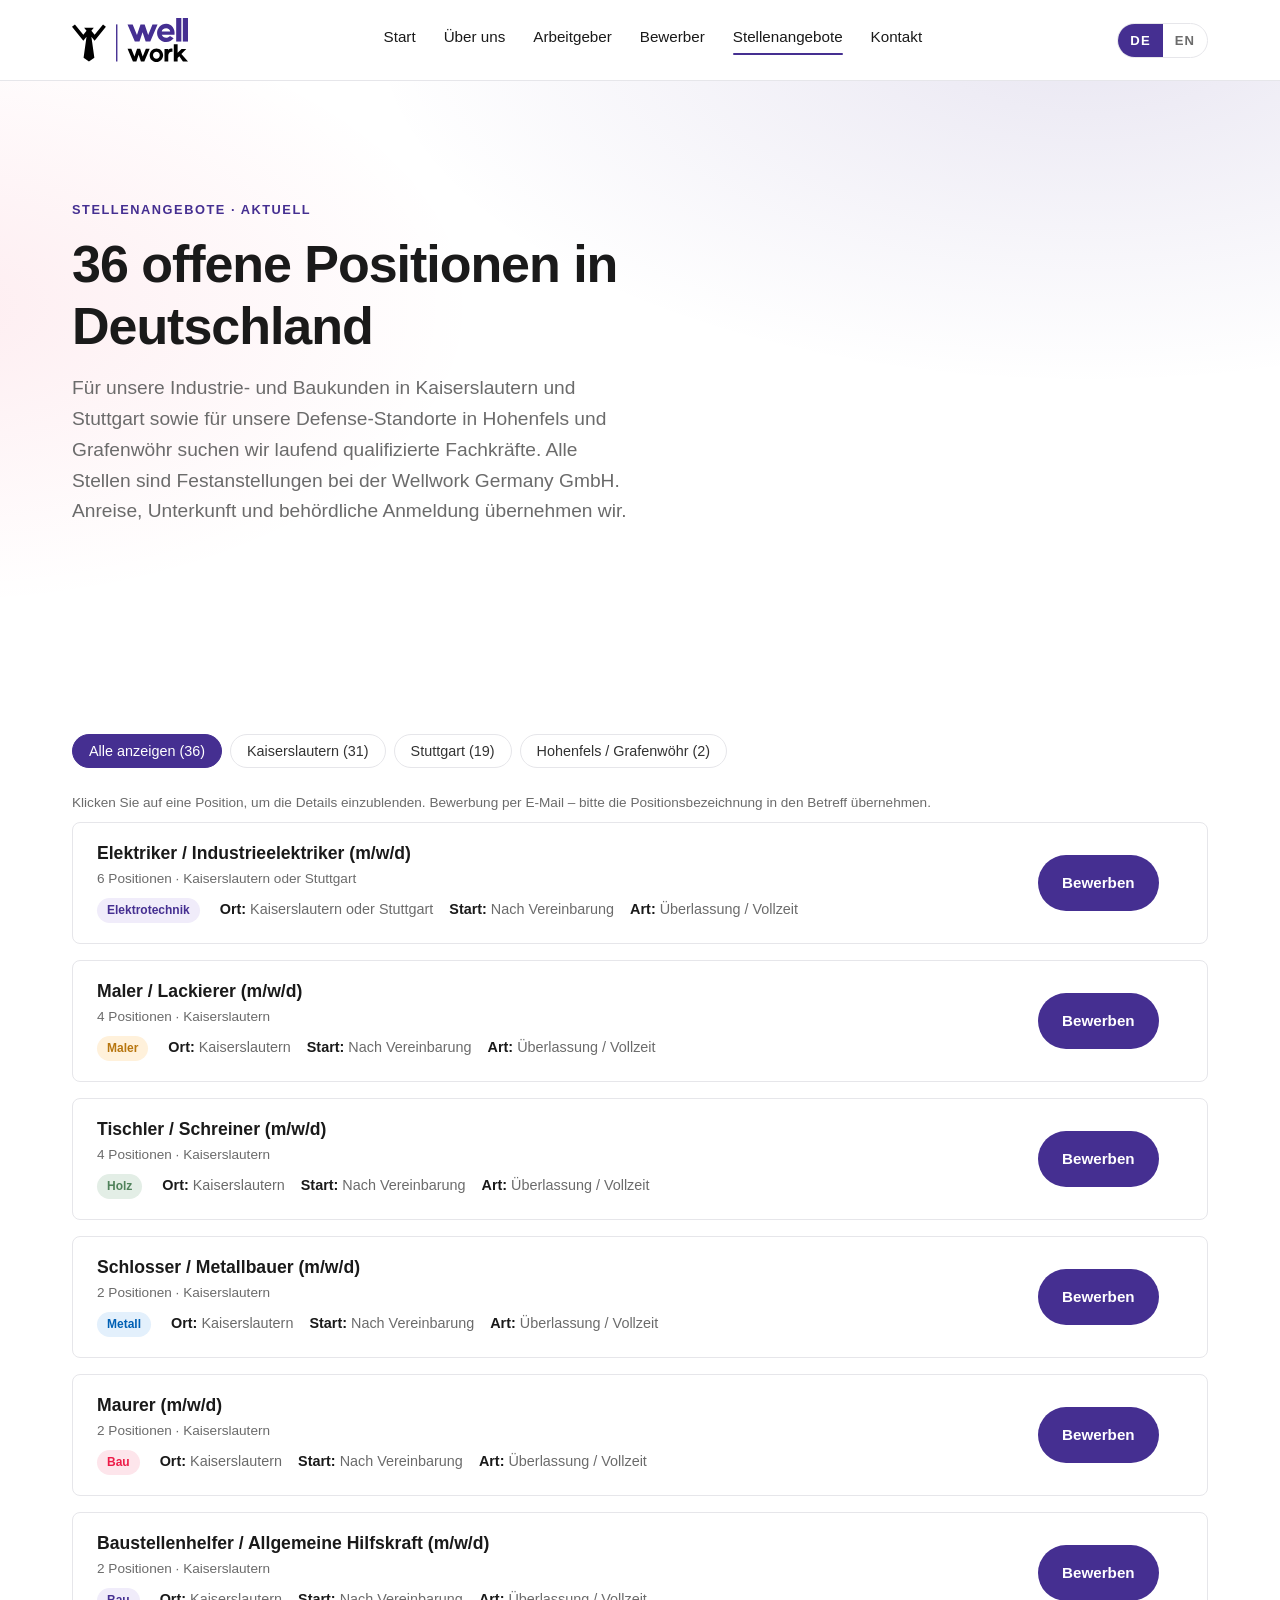
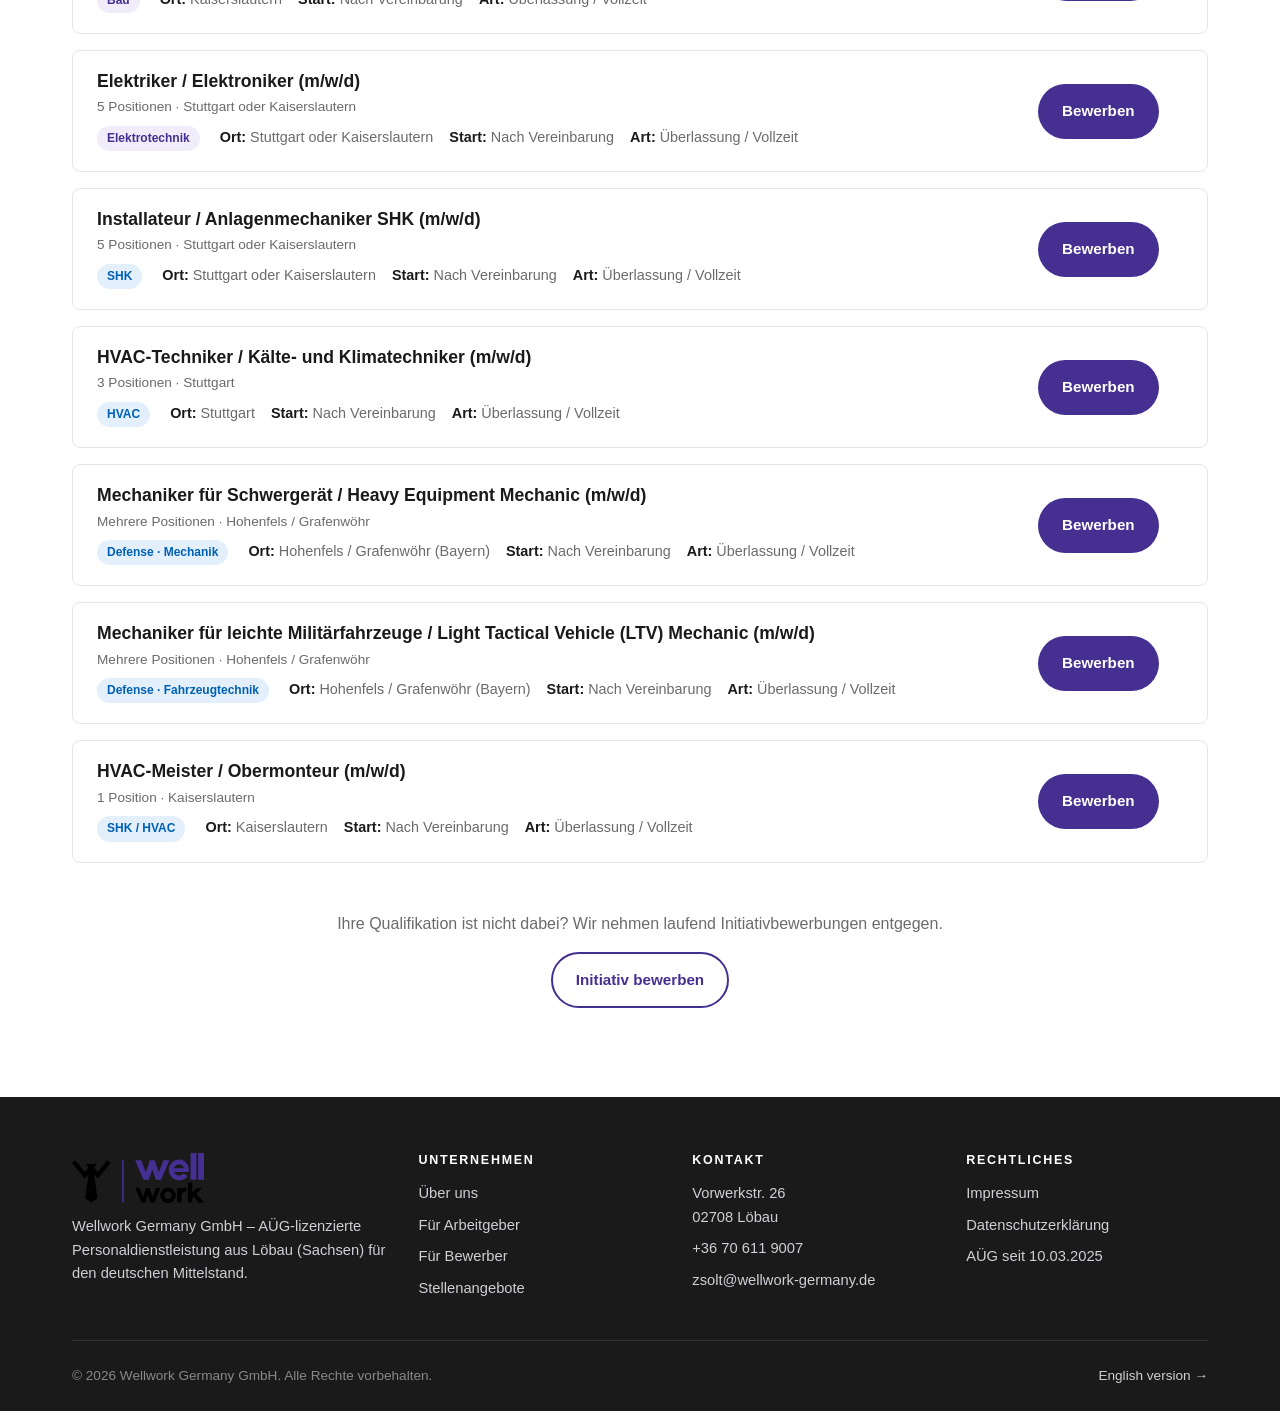
<file: stellenangebote.html>
<!doctype html>
<html lang="de">
<head>
<meta charset="utf-8">
<meta name="viewport" content="width=device-width, initial-scale=1">
<title>Stellenangebote – Wellwork Germany</title>
<meta name="description" content="36 aktuelle Stellen in Deutschland: Elektriker, Installateure, Maler, Tischler, HVAC-Techniker, Schwergerät- und Fahrzeug­mechaniker. Kaiserslautern, Stuttgart und Hohenfels / Grafenwöhr.">
<meta name="theme-color" content="#452F91">
<link rel="icon" type="image/png" sizes="32x32" href="assets/img/favicons/favicon-32x32.png">
<link rel="icon" type="image/png" sizes="16x16" href="assets/img/favicons/favicon-16x16.png">
<link rel="apple-touch-icon" sizes="180x180" href="assets/img/favicons/apple-icon-180x180.png">
<link rel="icon" type="image/png" sizes="192x192" href="assets/img/favicons/android-icon-192x192.png">
<link rel="stylesheet" href="assets/css/main.css">
<style>
  .job__main { cursor: pointer; display: grid; grid-template-columns: 1fr auto; gap: 24px; align-items:center; }
</style>
</head>
<body>

<header class="site-header">
  <div class="container">
    <nav class="nav">
      <a class="nav__logo" href="index.html"><img class="nav__logo-mark" src="assets/img/logo.svg" alt="Wellwork Germany"></a>
      <ul class="nav__links">
        <li><a href="index.html">Start</a></li>
        <li><a href="ueber-uns.html">Über uns</a></li>
        <li><a href="arbeitgeber.html">Arbeitgeber</a></li>
        <li><a href="bewerber.html">Bewerber</a></li>
        <li><a href="stellenangebote.html" class="active">Stellenangebote</a></li>
        <li><a href="kontakt.html">Kontakt</a></li>
      </ul>
      <div class="nav__actions">
        <div class="lang-toggle"><a href="stellenangebote.html" class="active">DE</a><a href="en/jobs.html">EN</a></div>
        <button class="nav__toggle"><span></span><span></span><span></span></button>
      </div>
    </nav>
  </div>
</header>

<section class="hero">
  <div class="container">
    <div style="max-width:760px">
      <span class="eyebrow">Stellenangebote · Aktuell</span>
      <h1>36 offene Positionen in Deutschland</h1>
      <p class="hero__lead">
        Für unsere Industrie- und Baukunden in Kaiserslautern und Stuttgart sowie für unsere
        Defense-Standorte in Hohenfels und Grafenwöhr suchen wir laufend qualifizierte Fachkräfte.
        Alle Stellen sind Festanstellungen bei der Wellwork Germany GmbH. Anreise, Unterkunft und
        behördliche Anmeldung übernehmen wir.
      </p>
    </div>
  </div>
</section>

<section class="section">
  <div class="container">
    <div class="job-filters" role="tablist" aria-label="Filter Stellenangebote">
      <button class="job-filter active" data-filter="all">Alle anzeigen (36)</button>
      <button class="job-filter" data-filter="kaiserslautern">Kaiserslautern (31)</button>
      <button class="job-filter" data-filter="stuttgart">Stuttgart (19)</button>
      <button class="job-filter" data-filter="hohenfels">Hohenfels / Grafenwöhr (2)</button>
    </div>

    <p class="muted small" style="margin-bottom:8px">Klicken Sie auf eine Position, um die Details einzublenden. Bewerbung per E-Mail – bitte die Positionsbezeichnung in den Betreff übernehmen.</p>

    <div class="job-list">

      <!-- KAISERSLAUTERN -->
      <div class="job" data-tags="kaiserslautern,stuttgart,elektriker">
        <div class="job__main">
          <div>
            <h3 class="job__title">Elektriker / Industrieelektriker (m/w/d)</h3>
            <div class="job__count">6 Positionen · Kaiserslautern oder Stuttgart</div>
            <div class="job__meta">
              <span class="tag">Elektrotechnik</span>
              <span><strong>Ort:</strong> Kaiserslautern oder Stuttgart</span>
              <span><strong>Start:</strong> Nach Vereinbarung</span>
              <span><strong>Art:</strong> Überlassung / Vollzeit</span>
            </div>
          </div>
          <a class="btn btn--primary" href="mailto:zsolt@wellwork-germany.de?subject=Bewerbung%20Elektriker%20Kaiserslautern">Bewerben</a>
        </div>
        <div class="job-detail">
          <h4>Aufgaben</h4>
          <ul>
            <li>Installation, Wartung und Instandsetzung elektrischer Anlagen auf Industriebaustellen</li>
            <li>Verlegen von Kabeltrassen, Anschluss von Schaltschränken und Verteilern</li>
            <li>Dokumentation der Arbeiten gemäß VDE-Vorschriften</li>
          </ul>
          <h4>Voraussetzungen</h4>
          <ul>
            <li>Abgeschlossene Ausbildung als Elektriker / Elektroniker / Industrieelektriker</li>
            <li>Mindestens ein Jahr Erfahrung auf deutschen Baustellen</li>
            <li>EU-Führerschein Klasse B</li>
            <li>Englisch oder Deutsch auf Baustellen-Niveau</li>
          </ul>
        </div>
      </div>

      <div class="job" data-tags="kaiserslautern,maler">
        <div class="job__main">
          <div>
            <h3 class="job__title">Maler / Lackierer (m/w/d)</h3>
            <div class="job__count">4 Positionen · Kaiserslautern</div>
            <div class="job__meta">
              <span class="tag tag--orange">Maler</span>
              <span><strong>Ort:</strong> Kaiserslautern</span>
              <span><strong>Start:</strong> Nach Vereinbarung</span>
              <span><strong>Art:</strong> Überlassung / Vollzeit</span>
            </div>
          </div>
          <a class="btn btn--primary" href="mailto:zsolt@wellwork-germany.de?subject=Bewerbung%20Maler%20Kaiserslautern">Bewerben</a>
        </div>
        <div class="job-detail">
          <h4>Aufgaben</h4>
          <ul>
            <li>Wand-, Decken- und Fassadenanstriche</li>
            <li>Vorbereitung der Untergründe (Spachtel-, Schleifarbeiten)</li>
            <li>Tapezier- und Lackierarbeiten nach Bedarf</li>
          </ul>
          <h4>Voraussetzungen</h4>
          <ul>
            <li>Abgeschlossene Ausbildung als Maler / Lackierer</li>
            <li>Mindestens ein Jahr Erfahrung auf deutschen Baustellen</li>
            <li>EU-Führerschein Klasse B</li>
          </ul>
        </div>
      </div>

      <div class="job" data-tags="kaiserslautern,tischler">
        <div class="job__main">
          <div>
            <h3 class="job__title">Tischler / Schreiner (m/w/d)</h3>
            <div class="job__count">4 Positionen · Kaiserslautern</div>
            <div class="job__meta">
              <span class="tag tag--green">Holz</span>
              <span><strong>Ort:</strong> Kaiserslautern</span>
              <span><strong>Start:</strong> Nach Vereinbarung</span>
              <span><strong>Art:</strong> Überlassung / Vollzeit</span>
            </div>
          </div>
          <a class="btn btn--primary" href="mailto:zsolt@wellwork-germany.de?subject=Bewerbung%20Tischler%20Kaiserslautern">Bewerben</a>
        </div>
        <div class="job-detail">
          <h4>Aufgaben</h4>
          <ul>
            <li>Innenausbau, Türen- und Fenstermontage</li>
            <li>Einbaumöbel, Bodenarbeiten, Trockenbau</li>
            <li>Reparatur und Instandhaltung von Holzelementen</li>
          </ul>
          <h4>Voraussetzungen</h4>
          <ul>
            <li>Abgeschlossene Ausbildung als Tischler / Schreiner</li>
            <li>Mindestens ein Jahr Erfahrung auf deutschen Baustellen</li>
            <li>EU-Führerschein Klasse B</li>
          </ul>
        </div>
      </div>

      <div class="job" data-tags="kaiserslautern,schlosser">
        <div class="job__main">
          <div>
            <h3 class="job__title">Schlosser / Metallbauer (m/w/d)</h3>
            <div class="job__count">2 Positionen · Kaiserslautern</div>
            <div class="job__meta">
              <span class="tag tag--blue">Metall</span>
              <span><strong>Ort:</strong> Kaiserslautern</span>
              <span><strong>Start:</strong> Nach Vereinbarung</span>
              <span><strong>Art:</strong> Überlassung / Vollzeit</span>
            </div>
          </div>
          <a class="btn btn--primary" href="mailto:zsolt@wellwork-germany.de?subject=Bewerbung%20Schlosser%20Kaiserslautern">Bewerben</a>
        </div>
        <div class="job-detail">
          <h4>Aufgaben</h4>
          <ul>
            <li>Montage und Reparatur von Metallkonstruktionen</li>
            <li>Schließanlagen, Beschläge, Geländer, Sicherheitssysteme</li>
            <li>Schweißarbeiten bei Bedarf (MIG/MAG/WIG)</li>
          </ul>
          <h4>Voraussetzungen</h4>
          <ul>
            <li>Abgeschlossene Ausbildung als Schlosser / Metallbauer</li>
            <li>Mindestens ein Jahr Erfahrung auf deutschen Baustellen</li>
            <li>EU-Führerschein Klasse B</li>
          </ul>
        </div>
      </div>

      <div class="job" data-tags="kaiserslautern,maurer">
        <div class="job__main">
          <div>
            <h3 class="job__title">Maurer (m/w/d)</h3>
            <div class="job__count">2 Positionen · Kaiserslautern</div>
            <div class="job__meta">
              <span class="tag tag--red">Bau</span>
              <span><strong>Ort:</strong> Kaiserslautern</span>
              <span><strong>Start:</strong> Nach Vereinbarung</span>
              <span><strong>Art:</strong> Überlassung / Vollzeit</span>
            </div>
          </div>
          <a class="btn btn--primary" href="mailto:zsolt@wellwork-germany.de?subject=Bewerbung%20Maurer%20Kaiserslautern">Bewerben</a>
        </div>
        <div class="job-detail">
          <h4>Aufgaben</h4>
          <ul>
            <li>Mauerwerksarbeiten im Hoch- und Tiefbau</li>
            <li>Verputzen, Verfugen, Abbrucharbeiten</li>
            <li>Betonarbeiten bei Bedarf</li>
          </ul>
          <h4>Voraussetzungen</h4>
          <ul>
            <li>Abgeschlossene Ausbildung als Maurer</li>
            <li>Mindestens ein Jahr Erfahrung auf deutschen Baustellen</li>
            <li>EU-Führerschein Klasse B</li>
          </ul>
        </div>
      </div>

      <div class="job" data-tags="kaiserslautern,hilfskraft">
        <div class="job__main">
          <div>
            <h3 class="job__title">Baustellenhelfer / Allgemeine Hilfskraft (m/w/d)</h3>
            <div class="job__count">2 Positionen · Kaiserslautern</div>
            <div class="job__meta">
              <span class="tag">Bau</span>
              <span><strong>Ort:</strong> Kaiserslautern</span>
              <span><strong>Start:</strong> Nach Vereinbarung</span>
              <span><strong>Art:</strong> Überlassung / Vollzeit</span>
            </div>
          </div>
          <a class="btn btn--primary" href="mailto:zsolt@wellwork-germany.de?subject=Bewerbung%20Hilfskraft%20Kaiserslautern">Bewerben</a>
        </div>
        <div class="job-detail">
          <h4>Aufgaben</h4>
          <ul>
            <li>Unterstützung der Fachkräfte auf der Baustelle</li>
            <li>Materialtransport, Baustellenreinigung, einfache Montagearbeiten</li>
            <li>Umgang mit Bau-Kleingeräten</li>
          </ul>
          <h4>Voraussetzungen</h4>
          <ul>
            <li>Mindestens ein Jahr Erfahrung auf deutschen Baustellen</li>
            <li>EU-Führerschein Klasse B</li>
            <li>Gute körperliche Verfassung</li>
          </ul>
        </div>
      </div>

      <!-- STUTTGART -->
      <div class="job" data-tags="stuttgart,kaiserslautern,elektriker">
        <div class="job__main">
          <div>
            <h3 class="job__title">Elektriker / Elektroniker (m/w/d)</h3>
            <div class="job__count">5 Positionen · Stuttgart oder Kaiserslautern</div>
            <div class="job__meta">
              <span class="tag">Elektrotechnik</span>
              <span><strong>Ort:</strong> Stuttgart oder Kaiserslautern</span>
              <span><strong>Start:</strong> Nach Vereinbarung</span>
              <span><strong>Art:</strong> Überlassung / Vollzeit</span>
            </div>
          </div>
          <a class="btn btn--primary" href="mailto:zsolt@wellwork-germany.de?subject=Bewerbung%20Elektriker%20Stuttgart">Bewerben</a>
        </div>
        <div class="job-detail">
          <h4>Aufgaben</h4>
          <ul>
            <li>Installation elektrischer Anlagen in Wohn- und Gewerbegebäuden</li>
            <li>Fehlersuche und Reparatur bestehender Anlagen</li>
            <li>Dokumentation nach VDE-Standards</li>
          </ul>
          <h4>Voraussetzungen</h4>
          <ul>
            <li>Abgeschlossene Ausbildung als Elektriker oder Elektroniker</li>
            <li>Erfahrung mit deutschen Sicherheitsstandards</li>
            <li>EU-Führerschein Klasse B</li>
            <li>Englisch auf Kommunikationsniveau</li>
          </ul>
        </div>
      </div>

      <div class="job" data-tags="stuttgart,kaiserslautern,installateur">
        <div class="job__main">
          <div>
            <h3 class="job__title">Installateur / Anlagenmechaniker SHK (m/w/d)</h3>
            <div class="job__count">5 Positionen · Stuttgart oder Kaiserslautern</div>
            <div class="job__meta">
              <span class="tag tag--blue">SHK</span>
              <span><strong>Ort:</strong> Stuttgart oder Kaiserslautern</span>
              <span><strong>Start:</strong> Nach Vereinbarung</span>
              <span><strong>Art:</strong> Überlassung / Vollzeit</span>
            </div>
          </div>
          <a class="btn btn--primary" href="mailto:zsolt@wellwork-germany.de?subject=Bewerbung%20Installateur%20Stuttgart">Bewerben</a>
        </div>
        <div class="job-detail">
          <h4>Aufgaben</h4>
          <ul>
            <li>Installation und Wartung von Sanitär-, Heizungs- und Klimaanlagen</li>
            <li>Rohrleitungsbau, Anschluss von Geräten und Armaturen</li>
            <li>Störungsdiagnose und Reparatur</li>
          </ul>
          <h4>Voraussetzungen</h4>
          <ul>
            <li>Abgeschlossene Ausbildung als Anlagenmechaniker SHK oder Installateur</li>
            <li>Erfahrung mit deutschen Standards im Wohn- und Gewerbebau</li>
            <li>EU-Führerschein Klasse B</li>
            <li>Englisch auf Kommunikationsniveau</li>
          </ul>
        </div>
      </div>

      <div class="job" data-tags="stuttgart,hvac">
        <div class="job__main">
          <div>
            <h3 class="job__title">HVAC-Techniker / Kälte- und Klimatechniker (m/w/d)</h3>
            <div class="job__count">3 Positionen · Stuttgart</div>
            <div class="job__meta">
              <span class="tag tag--blue">HVAC</span>
              <span><strong>Ort:</strong> Stuttgart</span>
              <span><strong>Start:</strong> Nach Vereinbarung</span>
              <span><strong>Art:</strong> Überlassung / Vollzeit</span>
            </div>
          </div>
          <a class="btn btn--primary" href="mailto:zsolt@wellwork-germany.de?subject=Bewerbung%20HVAC-Techniker%20Stuttgart">Bewerben</a>
        </div>
        <div class="job-detail">
          <h4>Aufgaben</h4>
          <ul>
            <li>Montage, Wartung und Reparatur von Lüftungs-, Klima- und Kälteanlagen</li>
            <li>Rohrleitungs- und Kältemittelarbeiten, Inbetriebnahme von Anlagen</li>
            <li>Fehlerdiagnose, Wartungsberichte, Dokumentation nach Kundenvorgaben</li>
          </ul>
          <h4>Voraussetzungen</h4>
          <ul>
            <li>Abgeschlossene Ausbildung als Mechatroniker für Kältetechnik, Anlagenmechaniker SHK oder vergleichbar</li>
            <li>Mindestens 2 Jahre Berufserfahrung, idealerweise auch in Deutschland</li>
            <li>Kälteschein (Kategorie I–II) von Vorteil</li>
            <li>EU-Führerschein Klasse B</li>
            <li>Englisch auf Baustellen-Niveau, Deutsch von Vorteil</li>
          </ul>
        </div>
      </div>

      <!-- HOHENFELS / GRAFENWÖHR – DEFENSE -->
      <div class="job" data-tags="hohenfels,mechaniker">
        <div class="job__main">
          <div>
            <h3 class="job__title">Mechaniker für Schwergerät / Heavy Equipment Mechanic (m/w/d)</h3>
            <div class="job__count">Mehrere Positionen · Hohenfels / Grafenwöhr</div>
            <div class="job__meta">
              <span class="tag tag--blue">Defense · Mechanik</span>
              <span><strong>Ort:</strong> Hohenfels / Grafenwöhr (Bayern)</span>
              <span><strong>Start:</strong> Nach Vereinbarung</span>
              <span><strong>Art:</strong> Überlassung / Vollzeit</span>
            </div>
          </div>
          <a class="btn btn--primary" href="mailto:zsolt@wellwork-germany.de?subject=Bewerbung%20Heavy%20Equipment%20Mechanic%20Hohenfels">Bewerben</a>
        </div>
        <div class="job-detail">
          <h4>Programm</h4>
          <p class="muted small">Tactical &amp; Construction Equipment Maintenance Support – Trainings­raum­operationen der US Army am Standort Hohenfels / Grafenwöhr.</p>
          <h4>Aufgaben</h4>
          <ul>
            <li>Inspektion, Diagnose, Wartung und Instandsetzung von Baumaschinen und Schwergerät zur Unterstützung der Trainings- und Einsatz­missionen</li>
            <li>Vorbeugende Wartungs­prüfungen (PMCS) gemäß Technical Manuals (TMs)</li>
            <li>Wartung und Reparatur einer breiten Geräteflotte: Bagger, Planierraupen, Radlader, Bagger­lader, Grader, Verdichter/Walzen, Krane (im Rahmen), Gabelstapler und Materialtransport (MHE)</li>
            <li>Service an Diesel­motoren und Kraftstoff­systemen, Hydraulik (Pumpen, Zylinder, Ventile), Elektrik und Steuermodulen, Getriebe/Antriebs­strang, Brems-, Luft- und Federungs­systemen</li>
            <li>Nutzung automatisierter Wartungs­systeme (z. B. GCSS-Army) zur Auftrags­dokumentation</li>
            <li>Bergungs- und Feldreparatur­einsätze; Einhaltung von Sicherheits-, Umwelt- und Qualitäts­standards; Werkzeug- und Bestands­verantwortung</li>
          </ul>
          <h4>Voraussetzungen</h4>
          <ul>
            <li>Abgeschlossene technische Ausbildung; Hauptschul-/Realschul­abschluss oder gleichwertig</li>
            <li>Mindestens 4 Jahre Erfahrung in der Wartung von Baumaschinen oder Industrie­anlagen</li>
            <li>Fundierte Kenntnisse in Diesel­technik, Hydraulik und Schwergerät-Systemen</li>
            <li>Lesen und Interpretieren technischer Handbücher, Schaltpläne und Verdrahtungs­diagramme</li>
            <li>Gültiger EU-Führerschein</li>
            <li>Englisch (Arbeits­sprache am Standort); Deutsch von Vorteil</li>
          </ul>
          <h4>Bevorzugt</h4>
          <ul>
            <li>Vorerfahrung im Support für US Army, DoD oder Contingency Operations</li>
            <li>Militärischer MOS 91L (Construction Equipment Repairer) oder vergleichbar</li>
            <li>Erfahrung mit GCSS-Army oder vergleichbaren ERP-Wartungs­systemen</li>
            <li>OEM- oder Branchenzertifikate (CAT, Komatsu, Volvo, ASE Heavy Equipment)</li>
          </ul>
          <h4>Arbeits­umgebung</h4>
          <ul>
            <li>Wartungs­hallen, Motor Pools und Feldumgebung; Heben bis 50–75 lbs (≈23–34 kg); Arbeit in beengten Räumen und unter wechselnden Witterungs­bedingungen; teilweise verlängerte Arbeitszeiten, Wochenend- und Schichtarbeit</li>
          </ul>
        </div>
      </div>

      <div class="job" data-tags="hohenfels,mechaniker">
        <div class="job__main">
          <div>
            <h3 class="job__title">Mechaniker für leichte Militärfahrzeuge / Light Tactical Vehicle (LTV) Mechanic (m/w/d)</h3>
            <div class="job__count">Mehrere Positionen · Hohenfels / Grafenwöhr</div>
            <div class="job__meta">
              <span class="tag tag--blue">Defense · Fahrzeugtechnik</span>
              <span><strong>Ort:</strong> Hohenfels / Grafenwöhr (Bayern)</span>
              <span><strong>Start:</strong> Nach Vereinbarung</span>
              <span><strong>Art:</strong> Überlassung / Vollzeit</span>
            </div>
          </div>
          <a class="btn btn--primary" href="mailto:zsolt@wellwork-germany.de?subject=Bewerbung%20LTV%20Mechanic%20Hohenfels">Bewerben</a>
        </div>
        <div class="job-detail">
          <h4>Programm</h4>
          <p class="muted small">Tactical Vehicle Maintenance Support – Trainings­raum­operationen der US Army am Standort Hohenfels / Grafenwöhr.</p>
          <h4>Aufgaben</h4>
          <ul>
            <li>Inspektion, Wartung, Diagnose und Instandsetzung leichter Militärfahrzeuge (HMMWV, ggf. JLTV) und zugehöriger Anhänger und Hilfssysteme</li>
            <li>Vorbeugende Wartungs­prüfungen (PMCS) gemäß Technical Manuals (TMs)</li>
            <li>Diagnose und Reparatur von Mechanik, Elektrik und Hydraulik</li>
            <li>Wartung und Reparatur von Diesel- und Benzin­motoren, Antriebs­strang/Federung, Bremsen, Elektrik (Kabelbäume, Beleuchtung, Batterien), Lenkung und Spureinstellung</li>
            <li>Nutzung automatisierter Wartungs­systeme (z. B. GCSS-Army) zur Auftrags­dokumentation und Nachverfolgung</li>
            <li>Inspektionen, Services und Einsatz­bereitschafts­prüfungen; Bergungs­einsätze für ausgefallene Fahrzeuge bei Bedarf</li>
            <li>Einhaltung von Sicherheits-, Umwelt- und Qualitäts­standards; Werkzeug-, Teile- und Bestands­verantwortung</li>
          </ul>
          <h4>Voraussetzungen</h4>
          <ul>
            <li>Abgeschlossene technische Ausbildung; Hauptschul-/Realschul­abschluss oder gleichwertig</li>
            <li>Mindestens 2 Jahre Erfahrung an leichten taktischen oder kommerziellen Fahrzeugen</li>
            <li>Erfahrung mit militärischen Fahrzeug­plattformen (HMMWV, JLTV o. ä.) bevorzugt</li>
            <li>Vertrautheit mit präventiver Wartung und Fehlerdiagnose</li>
            <li>Lesen und Interpretieren technischer Handbücher, Schaltpläne und Verdrahtungs­diagramme</li>
            <li>Gültiger EU-Führerschein</li>
            <li>Englisch (Arbeits­sprache am Standort); Deutsch von Vorteil</li>
          </ul>
          <h4>Bevorzugt</h4>
          <ul>
            <li>Vorerfahrung im Support für US Army oder DoD-Wartungs­operationen</li>
            <li>Erfahrung mit GCSS-Army oder vergleichbaren ERP-Wartungs­systemen</li>
            <li>ASE-Zertifikat oder militärisches Äquivalent (MOS 91B oder vergleichbar)</li>
            <li>Erfahrung in CONUS/OCONUS Trainings­umgebungen</li>
          </ul>
          <h4>Arbeits­umgebung</h4>
          <ul>
            <li>Motor Pools, Wartungs­bereiche und Feldumgebung; Heben bis 50 lbs (≈23 kg); längeres Stehen, Bücken, Knien; teilweise verlängerte Arbeitszeiten, Wochenend- und Schichtarbeit</li>
          </ul>
        </div>
      </div>

      <!-- KAISERSLAUTERN – FÜHRUNG -->
      <div class="job" data-tags="kaiserslautern,meister">
        <div class="job__main">
          <div>
            <h3 class="job__title">HVAC-Meister / Obermonteur (m/w/d)</h3>
            <div class="job__count">1 Position · Kaiserslautern</div>
            <div class="job__meta">
              <span class="tag tag--blue">SHK / HVAC</span>
              <span><strong>Ort:</strong> Kaiserslautern</span>
              <span><strong>Start:</strong> Nach Vereinbarung</span>
              <span><strong>Art:</strong> Überlassung / Vollzeit</span>
            </div>
          </div>
          <a class="btn btn--primary" href="mailto:zsolt@wellwork-germany.de?subject=Bewerbung%20HVAC-Meister%20Kaiserslautern">Bewerben</a>
        </div>
        <div class="job-detail">
          <h4>Aufgaben</h4>
          <ul>
            <li>Fachliche Leitung von HVAC-Montage- und Serviceprojekten am Standort Kaiserslautern</li>
            <li>Koordination eines Teams von 3–8 Fachkräften, inklusive Einweisung und Qualitätssicherung</li>
            <li>Abnahme, Dokumentation und direkte Kundenkommunikation vor Ort</li>
          </ul>
          <h4>Voraussetzungen</h4>
          <ul>
            <li>Meistertitel im HVAC- / SHK-Bereich oder gleichwertige Qualifikation</li>
            <li>Mehrjährige Führungserfahrung, idealerweise in Deutschland</li>
            <li>Englisch verhandlungssicher, Deutsch von Vorteil</li>
            <li>EU-Führerschein Klasse B</li>
          </ul>
        </div>
      </div>

    </div>

    <div style="text-align:center;margin-top:48px">
      <p class="muted">Ihre Qualifikation ist nicht dabei? Wir nehmen laufend Initiativbewerbungen entgegen.</p>
      <a class="btn btn--outline" href="mailto:zsolt@wellwork-germany.de?subject=Initiativbewerbung">Initiativ bewerben</a>
    </div>
  </div>
</section>

<footer class="site-footer">
  <div class="container">
    <div class="footer-grid">
      <div>
        <img src="assets/img/logo.svg" alt="Wellwork Germany" style="height:50px;margin-bottom:12px">
        <p>Wellwork Germany GmbH – AÜG-lizenzierte Personaldienstleistung aus Löbau (Sachsen) für den deutschen Mittelstand.</p>
      </div>
      <div><h4>Unternehmen</h4><ul>
        <li><a href="ueber-uns.html">Über uns</a></li>
        <li><a href="arbeitgeber.html">Für Arbeitgeber</a></li>
        <li><a href="bewerber.html">Für Bewerber</a></li>
        <li><a href="stellenangebote.html">Stellenangebote</a></li>
      </ul></div>
      <div><h4>Kontakt</h4><ul>
        <li>Vorwerkstr. 26<br>02708 Löbau</li>
        <li>+36 70 611 9007</li>
        <li><a href="mailto:zsolt@wellwork-germany.de">zsolt@wellwork-germany.de</a></li>
      </ul></div>
      <div><h4>Rechtliches</h4><ul>
        <li><a href="impressum.html">Impressum</a></li>
        <li><a href="datenschutz.html">Datenschutzerklärung</a></li>
        <li>AÜG seit 10.03.2025</li>
      </ul></div>
    </div>
    <div class="footer-bottom">
      <span>© 2026 Wellwork Germany GmbH. Alle Rechte vorbehalten.</span>
      <span><a href="en/jobs.html">English version →</a></span>
    </div>
  </div>
</footer>

<script src="assets/js/main.js"></script>
</body>
</html>
</file>
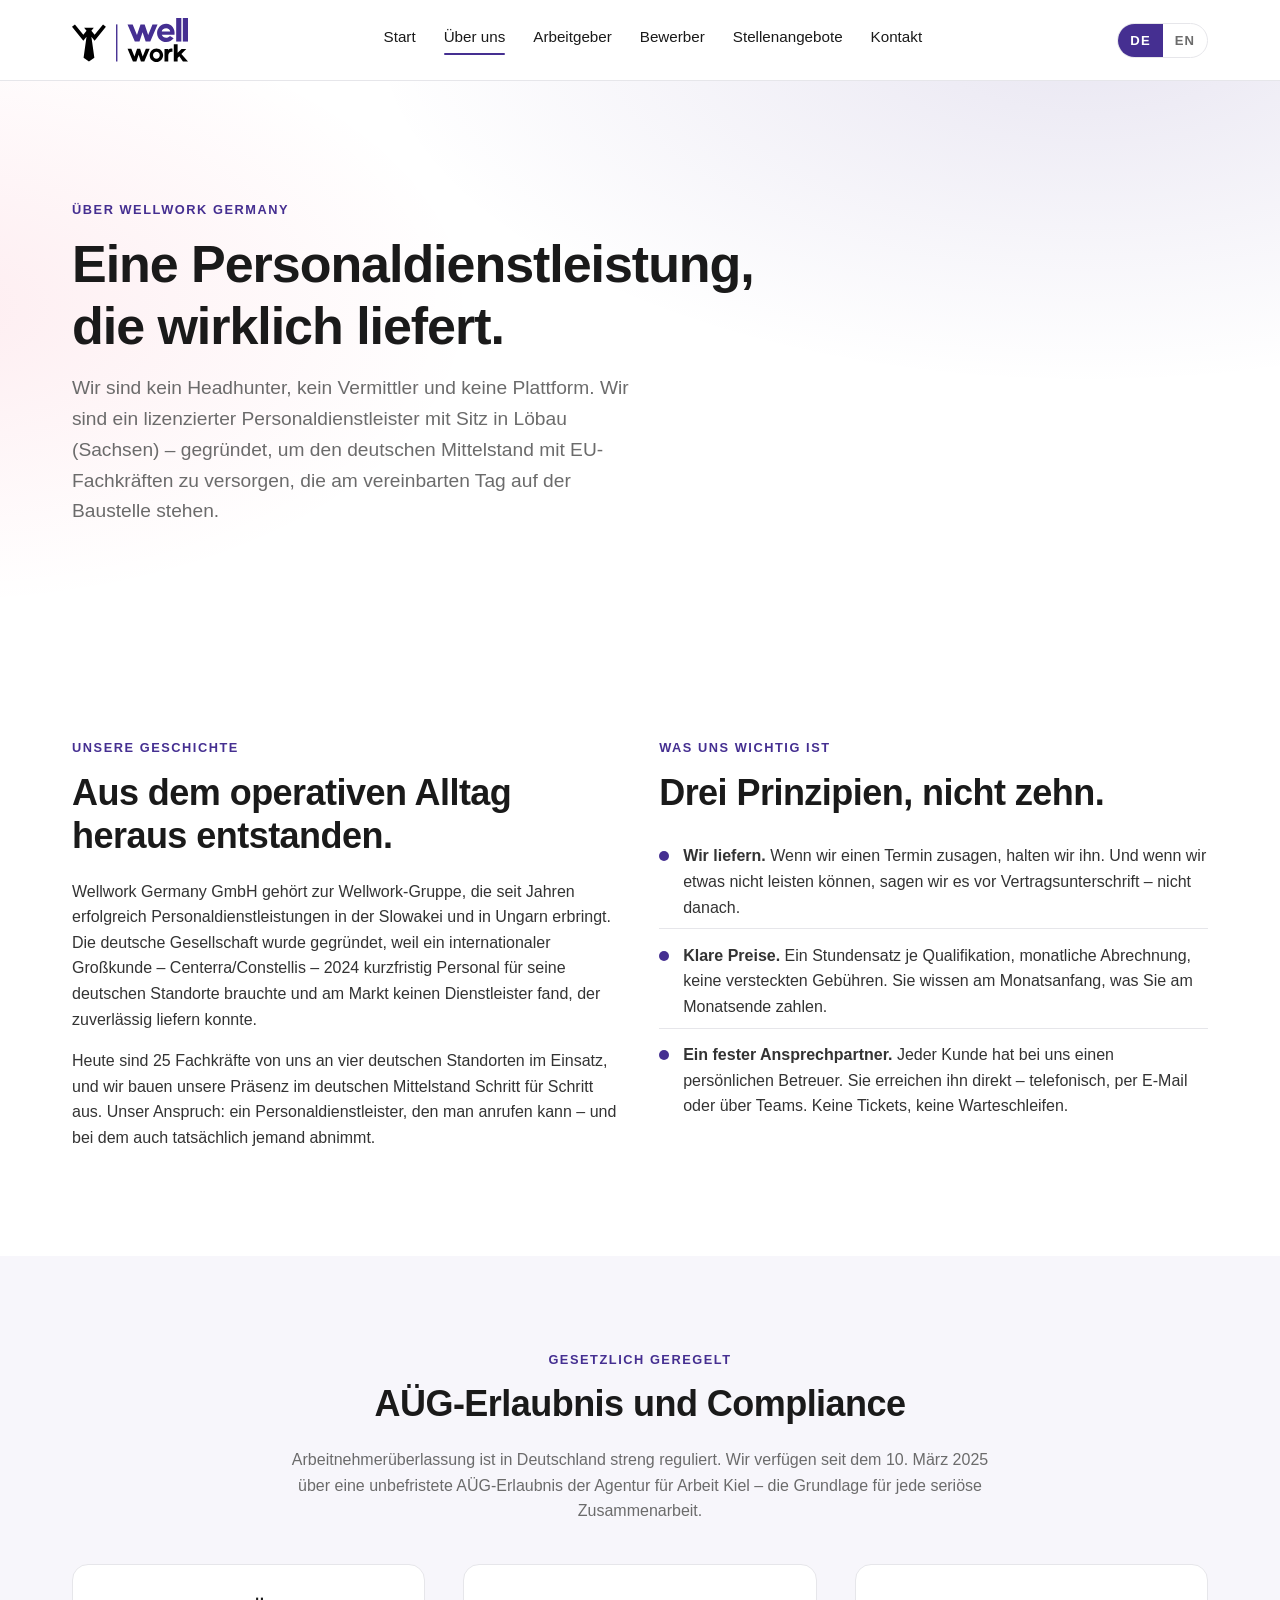
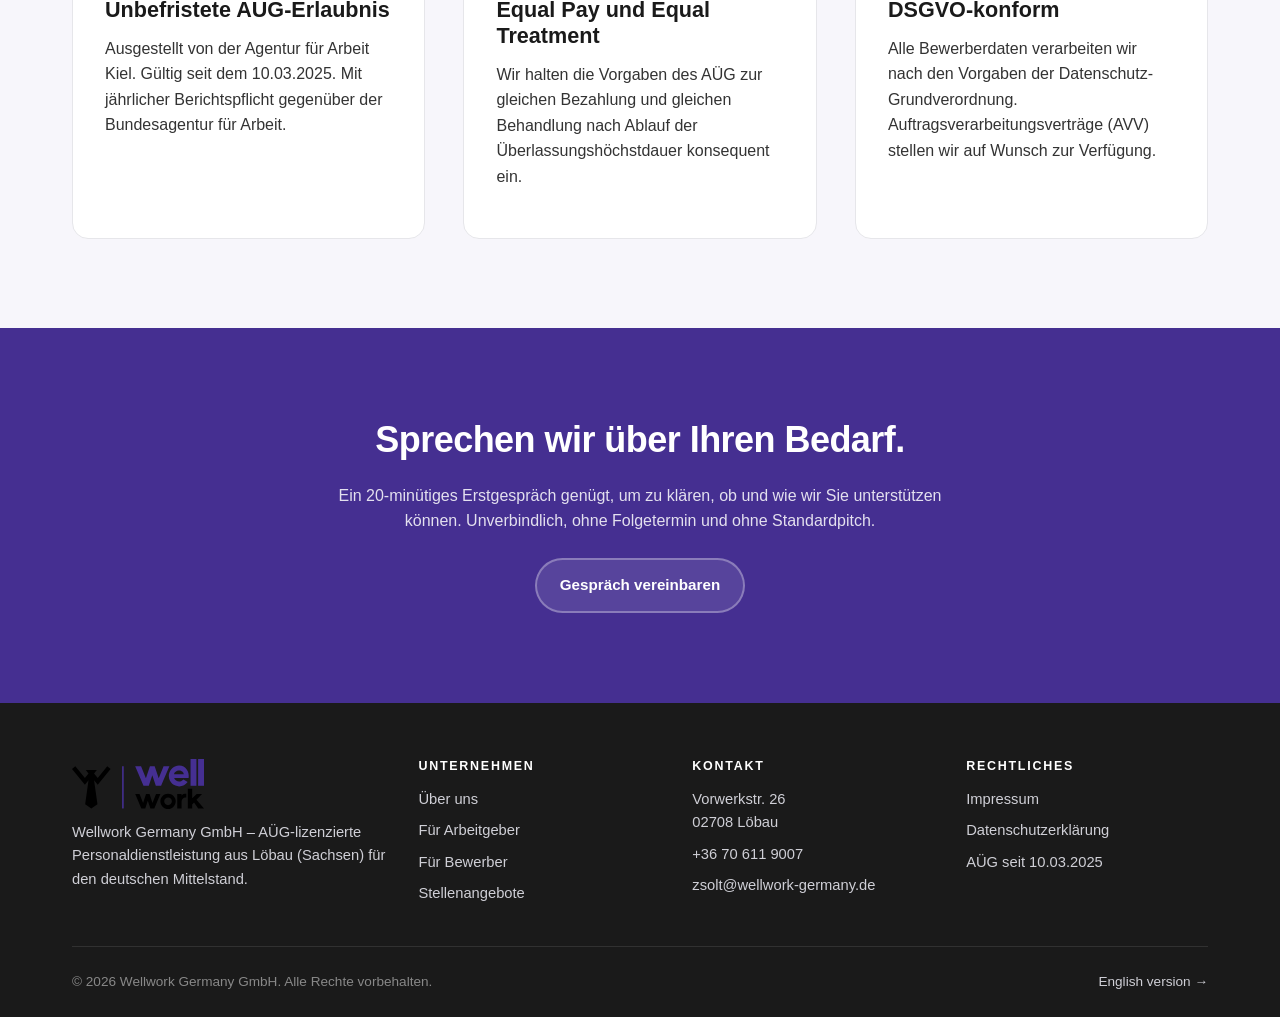
<file: ueber-uns.html>
<!doctype html>
<html lang="de">
<head>
<meta charset="utf-8">
<meta name="viewport" content="width=device-width, initial-scale=1">
<title>Über uns – Wellwork Germany</title>
<meta name="description" content="Wellwork Germany GmbH – Ihr Partner für Arbeitnehmerüberlassung aus Löbau. AÜG-lizenziert seit März 2025. EU-Fachkräfte für den deutschen Mittelstand.">
<meta name="theme-color" content="#452F91">
<link rel="icon" type="image/png" sizes="32x32" href="assets/img/favicons/favicon-32x32.png">
<link rel="icon" type="image/png" sizes="16x16" href="assets/img/favicons/favicon-16x16.png">
<link rel="apple-touch-icon" sizes="180x180" href="assets/img/favicons/apple-icon-180x180.png">
<link rel="icon" type="image/png" sizes="192x192" href="assets/img/favicons/android-icon-192x192.png">
<link rel="stylesheet" href="assets/css/main.css">
</head>
<body>

<header class="site-header">
  <div class="container">
    <nav class="nav" aria-label="Hauptnavigation">
      <a class="nav__logo" href="index.html">
        <img class="nav__logo-mark" src="assets/img/logo.svg" alt="Wellwork Germany">
      </a>
      <ul class="nav__links">
        <li><a href="index.html">Start</a></li>
        <li><a href="ueber-uns.html" class="active">Über uns</a></li>
        <li><a href="arbeitgeber.html">Arbeitgeber</a></li>
        <li><a href="bewerber.html">Bewerber</a></li>
        <li><a href="stellenangebote.html">Stellenangebote</a></li>
        <li><a href="kontakt.html">Kontakt</a></li>
      </ul>
      <div class="nav__actions">
        <div class="lang-toggle"><a href="ueber-uns.html" class="active">DE</a><a href="en/about.html">EN</a></div>
        <button class="nav__toggle" aria-label="Menü"><span></span><span></span><span></span></button>
      </div>
    </nav>
  </div>
</header>

<section class="hero">
  <div class="container">
    <div style="max-width:760px">
      <span class="eyebrow">Über Wellwork Germany</span>
      <h1>Eine Personaldienstleistung, die wirklich liefert.</h1>
      <p class="hero__lead">
        Wir sind kein Headhunter, kein Vermittler und keine Plattform. Wir sind ein lizenzierter
        Personaldienstleister mit Sitz in Löbau (Sachsen) – gegründet, um den deutschen Mittelstand
        mit EU-Fachkräften zu versorgen, die am vereinbarten Tag auf der Baustelle stehen.
      </p>
    </div>
  </div>
</section>

<section class="section">
  <div class="container">
    <div class="grid grid-2" style="align-items:start">
      <div>
        <span class="eyebrow">Unsere Geschichte</span>
        <h2>Aus dem operativen Alltag heraus entstanden.</h2>
        <p>Wellwork Germany GmbH gehört zur Wellwork-Gruppe, die seit Jahren erfolgreich Personaldienstleistungen
        in der Slowakei und in Ungarn erbringt. Die deutsche Gesellschaft wurde gegründet, weil ein
        internationaler Großkunde – Centerra/Constellis – 2024 kurzfristig Personal für seine deutschen Standorte
        brauchte und am Markt keinen Dienstleister fand, der zuverlässig liefern konnte.</p>
        <p>Heute sind 25 Fachkräfte von uns an vier deutschen Standorten im Einsatz, und wir bauen unsere Präsenz
        im deutschen Mittelstand Schritt für Schritt aus. Unser Anspruch: ein Personaldienstleister, den man
        anrufen kann – und bei dem auch tatsächlich jemand abnimmt.</p>
      </div>
      <div>
        <span class="eyebrow">Was uns wichtig ist</span>
        <h2>Drei Prinzipien, nicht zehn.</h2>
        <ul class="path-card__list">
          <li><strong>Wir liefern.</strong> Wenn wir einen Termin zusagen, halten wir ihn. Und wenn wir etwas nicht leisten können, sagen wir es vor Vertragsunterschrift – nicht danach.</li>
          <li><strong>Klare Preise.</strong> Ein Stundensatz je Qualifikation, monatliche Abrechnung, keine versteckten Gebühren. Sie wissen am Monatsanfang, was Sie am Monatsende zahlen.</li>
          <li><strong>Ein fester Ansprechpartner.</strong> Jeder Kunde hat bei uns einen persönlichen Betreuer. Sie erreichen ihn direkt – telefonisch, per E-Mail oder über Teams. Keine Tickets, keine Warteschleifen.</li>
        </ul>
      </div>
    </div>
  </div>
</section>

<section class="section section--alt">
  <div class="container">
    <div class="text-center">
      <span class="eyebrow">Gesetzlich geregelt</span>
      <h2>AÜG-Erlaubnis und Compliance</h2>
      <p class="muted" style="max-width:720px;margin:0 auto">
        Arbeitnehmerüberlassung ist in Deutschland streng reguliert. Wir verfügen seit dem 10. März 2025
        über eine unbefristete AÜG-Erlaubnis der Agentur für Arbeit Kiel – die Grundlage für jede
        seriöse Zusammenarbeit.</p>
    </div>
    <div class="grid grid-3" style="margin-top:40px">
      <div class="card">
        <h3>Unbefristete AÜG-Erlaubnis</h3>
        <p>Ausgestellt von der Agentur für Arbeit Kiel. Gültig seit dem 10.03.2025. Mit jährlicher Berichtspflicht gegenüber der Bundesagentur für Arbeit.</p>
      </div>
      <div class="card">
        <h3>Equal Pay und Equal Treatment</h3>
        <p>Wir halten die Vorgaben des AÜG zur gleichen Bezahlung und gleichen Behandlung nach Ablauf der Überlassungshöchstdauer konsequent ein.</p>
      </div>
      <div class="card">
        <h3>DSGVO-konform</h3>
        <p>Alle Bewerberdaten verarbeiten wir nach den Vorgaben der Datenschutz-Grundverordnung. Auftragsverarbeitungsverträge (AVV) stellen wir auf Wunsch zur Verfügung.</p>
      </div>
    </div>
  </div>
</section>

<section class="section section--purple">
  <div class="container text-center">
    <h2>Sprechen wir über Ihren Bedarf.</h2>
    <p style="max-width:620px;margin:0 auto 24px;color:rgba(255,255,255,.85)">
      Ein 20-minütiges Erstgespräch genügt, um zu klären, ob und wie wir Sie unterstützen können.
      Unverbindlich, ohne Folgetermin und ohne Standardpitch.</p>
    <a class="btn btn--ghost-light" href="kontakt.html">Gespräch vereinbaren</a>
  </div>
</section>

<footer class="site-footer">
  <div class="container">
    <div class="footer-grid">
      <div>
        <img src="assets/img/logo.svg" alt="Wellwork Germany" style="height:50px;margin-bottom:12px">
        <p>Wellwork Germany GmbH – AÜG-lizenzierte Personaldienstleistung aus Löbau (Sachsen) für den deutschen Mittelstand.</p>
      </div>
      <div><h4>Unternehmen</h4><ul>
        <li><a href="ueber-uns.html">Über uns</a></li>
        <li><a href="arbeitgeber.html">Für Arbeitgeber</a></li>
        <li><a href="bewerber.html">Für Bewerber</a></li>
        <li><a href="stellenangebote.html">Stellenangebote</a></li>
      </ul></div>
      <div><h4>Kontakt</h4><ul>
        <li>Vorwerkstr. 26<br>02708 Löbau</li>
        <li>+36 70 611 9007</li>
        <li><a href="mailto:zsolt@wellwork-germany.de">zsolt@wellwork-germany.de</a></li>
      </ul></div>
      <div><h4>Rechtliches</h4><ul>
        <li><a href="impressum.html">Impressum</a></li>
        <li><a href="datenschutz.html">Datenschutzerklärung</a></li>
        <li>AÜG seit 10.03.2025</li>
      </ul></div>
    </div>
    <div class="footer-bottom">
      <span>© 2026 Wellwork Germany GmbH. Alle Rechte vorbehalten.</span>
      <span><a href="en/about.html">English version →</a></span>
    </div>
  </div>
</footer>

<script src="assets/js/main.js"></script>
</body>
</html>
</file>
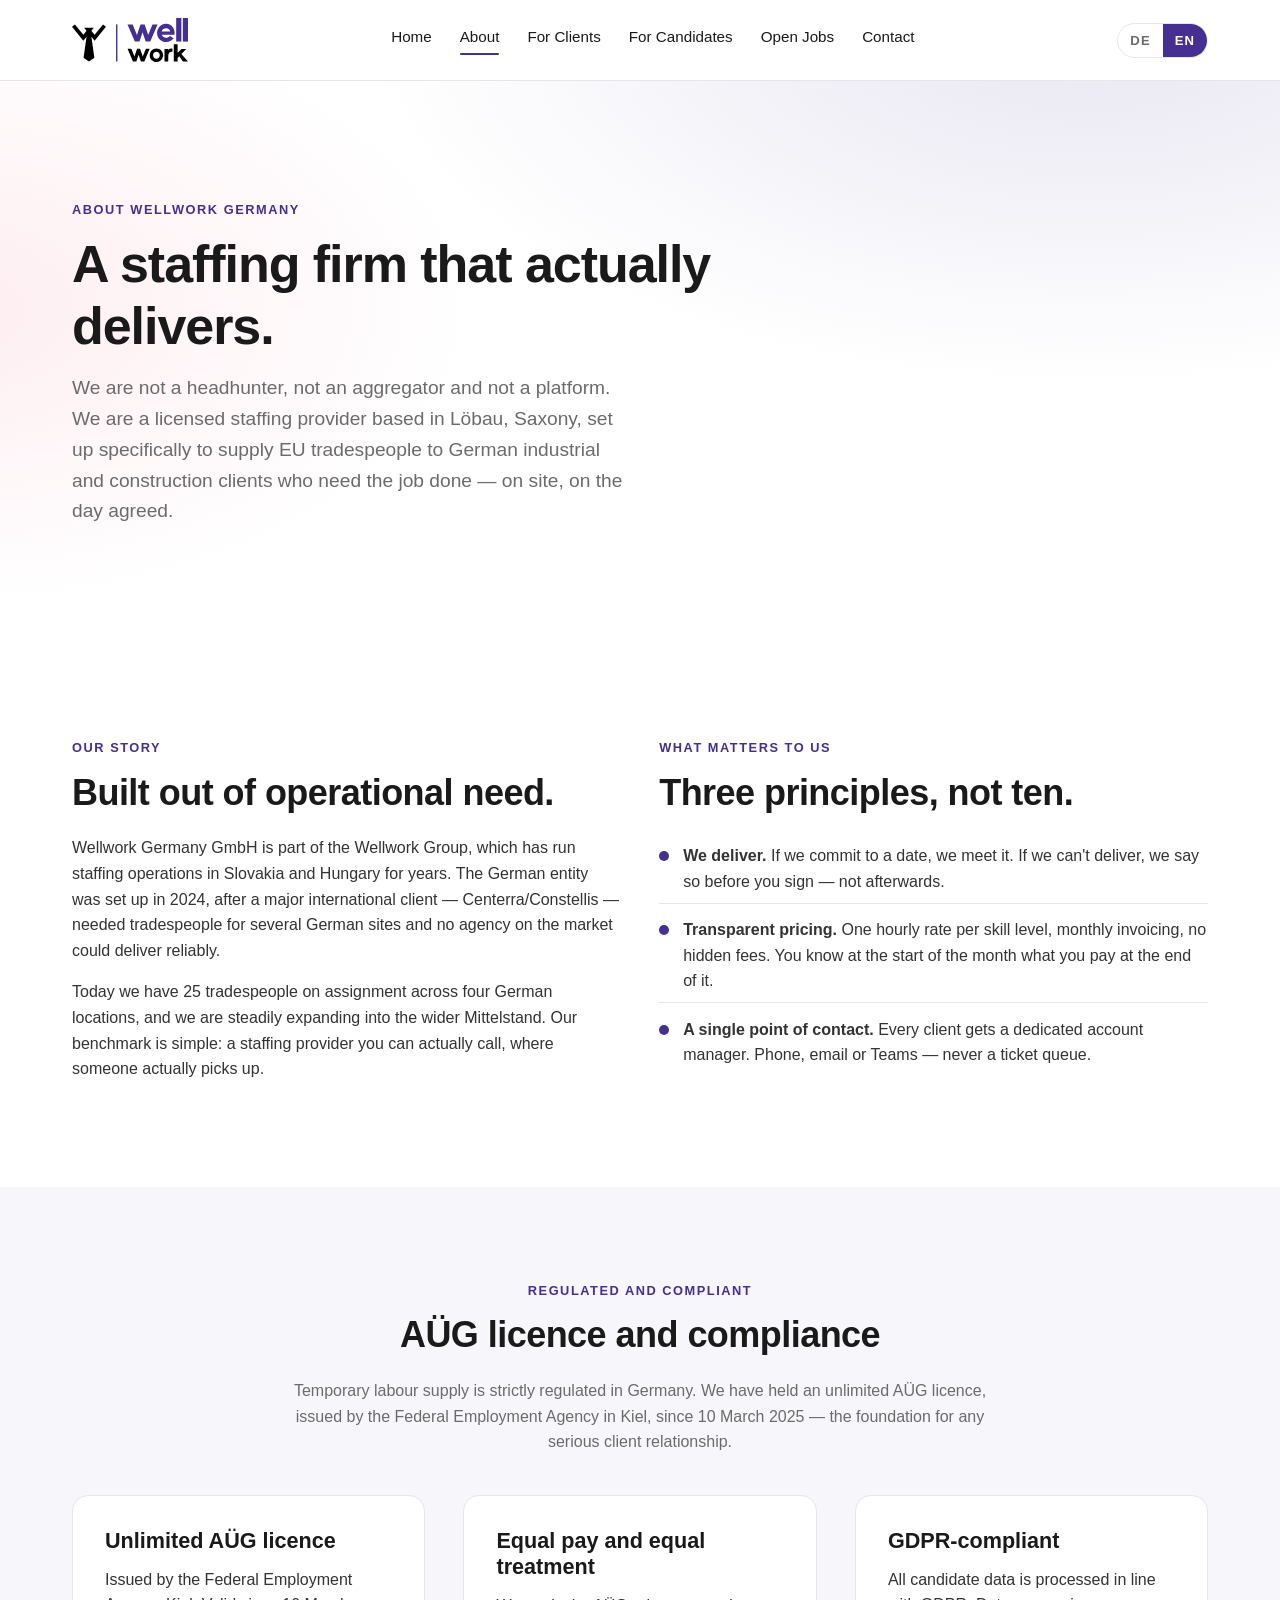
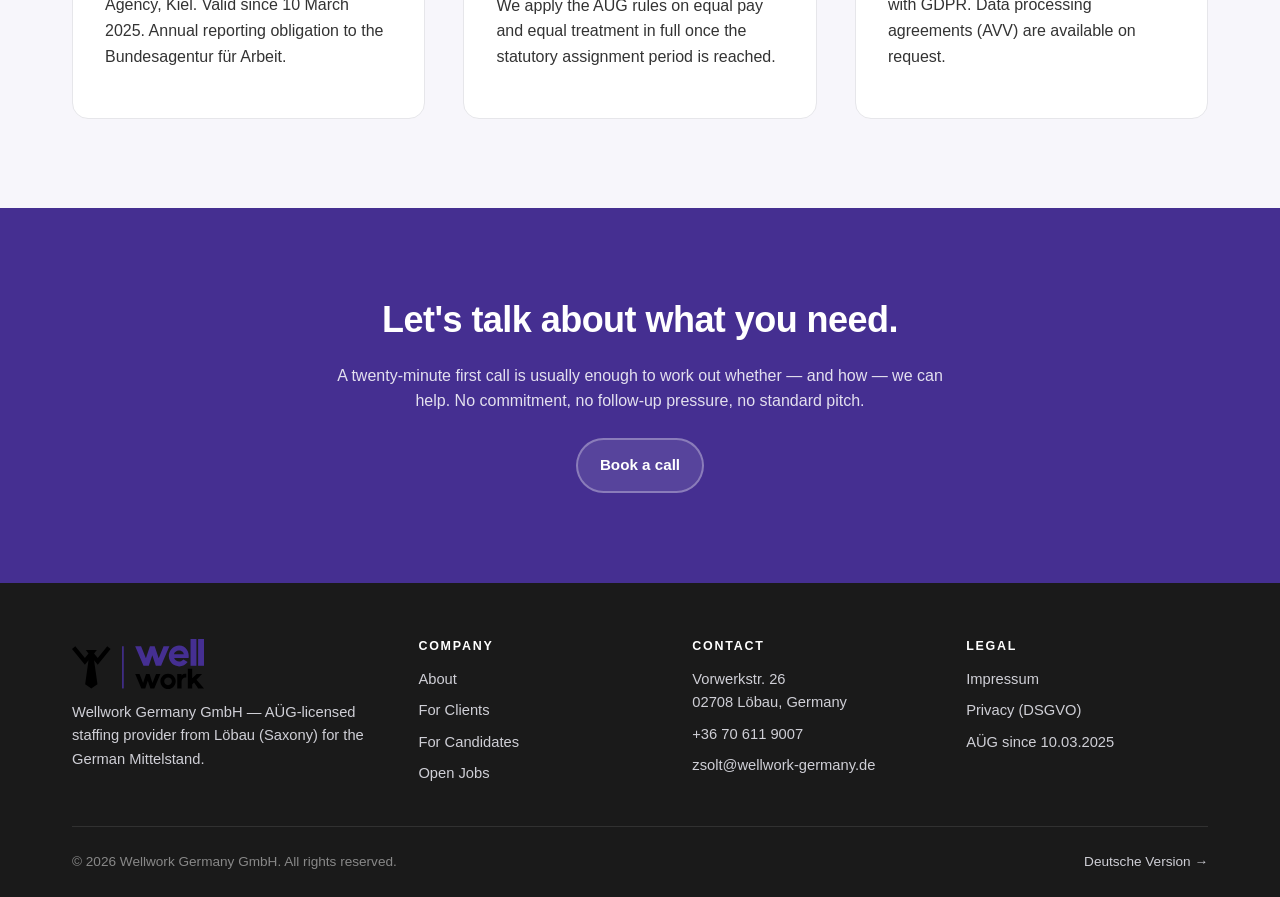
<file: en/about.html>
<!doctype html>
<html lang="en">
<head>
<meta charset="utf-8">
<meta name="viewport" content="width=device-width, initial-scale=1">
<title>About – Wellwork Germany</title>
<meta name="description" content="About Wellwork Germany GmbH — AÜG-licensed staffing provider based in Löbau, Saxony. Serving the German Mittelstand with vetted EU tradespeople.">
<meta name="theme-color" content="#452F91">
<link rel="icon" type="image/png" sizes="32x32" href="../assets/img/favicons/favicon-32x32.png">
<link rel="icon" type="image/png" sizes="16x16" href="../assets/img/favicons/favicon-16x16.png">
<link rel="apple-touch-icon" sizes="180x180" href="../assets/img/favicons/apple-icon-180x180.png">
<link rel="icon" type="image/png" sizes="192x192" href="../assets/img/favicons/android-icon-192x192.png">
<link rel="stylesheet" href="../assets/css/main.css">
</head>
<body>

<header class="site-header">
  <div class="container">
    <nav class="nav">
      <a class="nav__logo" href="index.html"><img class="nav__logo-mark" src="../assets/img/logo.svg" alt="Wellwork Germany"></a>
      <ul class="nav__links">
        <li><a href="index.html">Home</a></li>
        <li><a href="about.html" class="active">About</a></li>
        <li><a href="clients.html">For Clients</a></li>
        <li><a href="candidates.html">For Candidates</a></li>
        <li><a href="jobs.html">Open Jobs</a></li>
        <li><a href="contact.html">Contact</a></li>
      </ul>
      <div class="nav__actions">
        <div class="lang-toggle"><a href="../ueber-uns.html">DE</a><a href="about.html" class="active">EN</a></div>
        <button class="nav__toggle"><span></span><span></span><span></span></button>
      </div>
    </nav>
  </div>
</header>

<section class="hero">
  <div class="container">
    <div style="max-width:760px">
      <span class="eyebrow">About Wellwork Germany</span>
      <h1>A staffing firm that actually delivers.</h1>
      <p class="hero__lead">
        We are not a headhunter, not an aggregator and not a platform. We are a licensed staffing
        provider based in Löbau, Saxony, set up specifically to supply EU tradespeople to German
        industrial and construction clients who need the job done — on site, on the day agreed.
      </p>
    </div>
  </div>
</section>

<section class="section">
  <div class="container">
    <div class="grid grid-2" style="align-items:start">
      <div>
        <span class="eyebrow">Our story</span>
        <h2>Built out of operational need.</h2>
        <p>Wellwork Germany GmbH is part of the Wellwork Group, which has run staffing operations in
        Slovakia and Hungary for years. The German entity was set up in 2024, after a major international
        client — Centerra/Constellis — needed tradespeople for several German sites and no agency on the
        market could deliver reliably.</p>
        <p>Today we have 25 tradespeople on assignment across four German locations, and we are
        steadily expanding into the wider Mittelstand. Our benchmark is simple: a staffing provider you
        can actually call, where someone actually picks up.</p>
      </div>
      <div>
        <span class="eyebrow">What matters to us</span>
        <h2>Three principles, not ten.</h2>
        <ul class="path-card__list">
          <li><strong>We deliver.</strong> If we commit to a date, we meet it. If we can't deliver, we say so before you sign — not afterwards.</li>
          <li><strong>Transparent pricing.</strong> One hourly rate per skill level, monthly invoicing, no hidden fees. You know at the start of the month what you pay at the end of it.</li>
          <li><strong>A single point of contact.</strong> Every client gets a dedicated account manager. Phone, email or Teams — never a ticket queue.</li>
        </ul>
      </div>
    </div>
  </div>
</section>

<section class="section section--alt">
  <div class="container">
    <div class="text-center">
      <span class="eyebrow">Regulated and compliant</span>
      <h2>AÜG licence and compliance</h2>
      <p class="muted" style="max-width:720px;margin:0 auto">
        Temporary labour supply is strictly regulated in Germany. We have held an unlimited AÜG
        licence, issued by the Federal Employment Agency in Kiel, since 10 March 2025 — the
        foundation for any serious client relationship.</p>
    </div>
    <div class="grid grid-3" style="margin-top:40px">
      <div class="card">
        <h3>Unlimited AÜG licence</h3>
        <p>Issued by the Federal Employment Agency, Kiel. Valid since 10 March 2025. Annual reporting obligation to the Bundesagentur für Arbeit.</p>
      </div>
      <div class="card">
        <h3>Equal pay and equal treatment</h3>
        <p>We apply the AÜG rules on equal pay and equal treatment in full once the statutory assignment period is reached.</p>
      </div>
      <div class="card">
        <h3>GDPR-compliant</h3>
        <p>All candidate data is processed in line with GDPR. Data processing agreements (AVV) are available on request.</p>
      </div>
    </div>
  </div>
</section>

<section class="section section--purple">
  <div class="container text-center">
    <h2>Let's talk about what you need.</h2>
    <p style="max-width:620px;margin:0 auto 24px;color:rgba(255,255,255,.85)">
      A twenty-minute first call is usually enough to work out whether — and how — we can help. No commitment, no follow-up pressure, no standard pitch.</p>
    <a class="btn btn--ghost-light" href="contact.html">Book a call</a>
  </div>
</section>

<footer class="site-footer">
  <div class="container">
    <div class="footer-grid">
      <div>
        <img src="../assets/img/logo.svg" alt="Wellwork Germany" style="height:50px;margin-bottom:12px">
        <p>Wellwork Germany GmbH — AÜG-licensed staffing provider from Löbau (Saxony) for the German Mittelstand.</p>
      </div>
      <div><h4>Company</h4><ul>
        <li><a href="about.html">About</a></li>
        <li><a href="clients.html">For Clients</a></li>
        <li><a href="candidates.html">For Candidates</a></li>
        <li><a href="jobs.html">Open Jobs</a></li>
      </ul></div>
      <div><h4>Contact</h4><ul>
        <li>Vorwerkstr. 26<br>02708 Löbau, Germany</li>
        <li>+36 70 611 9007</li>
        <li><a href="mailto:zsolt@wellwork-germany.de">zsolt@wellwork-germany.de</a></li>
      </ul></div>
      <div><h4>Legal</h4><ul>
        <li><a href="../impressum.html">Impressum</a></li>
        <li><a href="../datenschutz.html">Privacy (DSGVO)</a></li>
        <li>AÜG since 10.03.2025</li>
      </ul></div>
    </div>
    <div class="footer-bottom">
      <span>© 2026 Wellwork Germany GmbH. All rights reserved.</span>
      <span><a href="../ueber-uns.html">Deutsche Version →</a></span>
    </div>
  </div>
</footer>

<script src="../assets/js/main.js"></script>
</body>
</html>
</file>
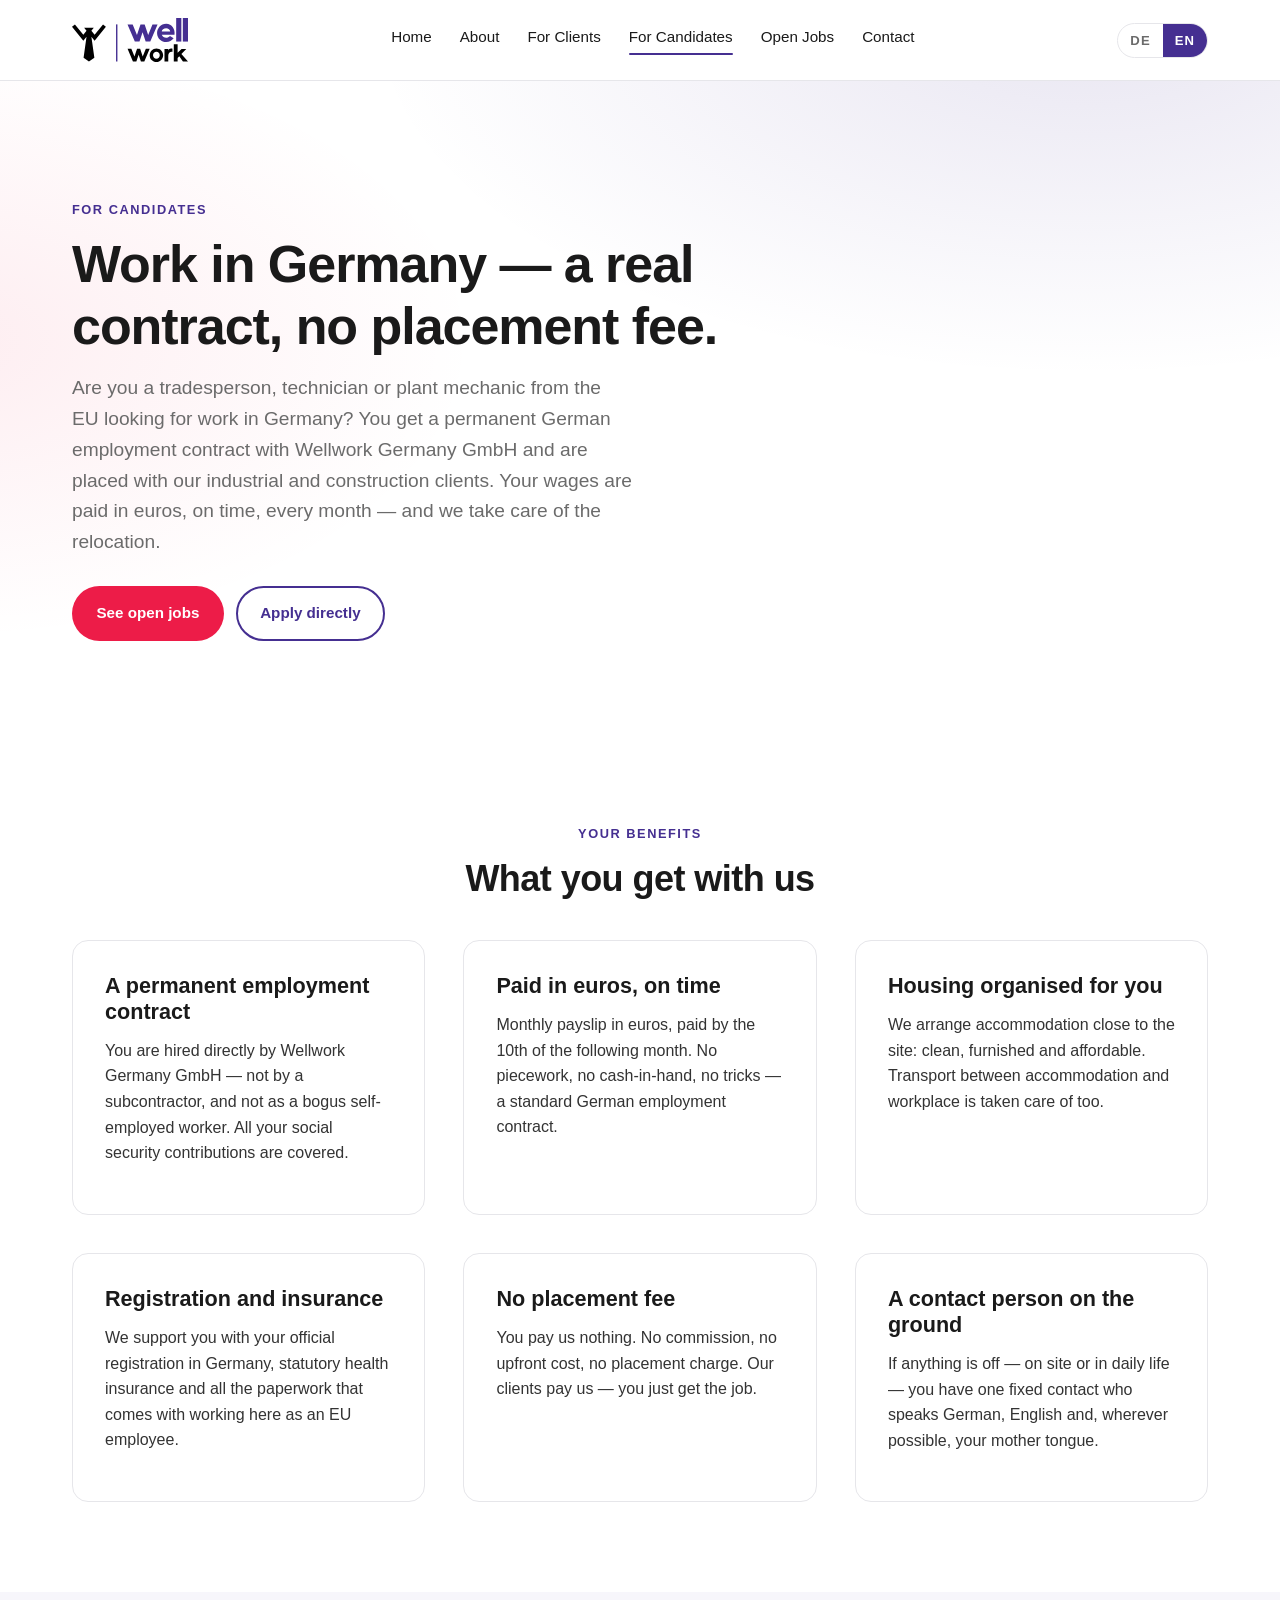
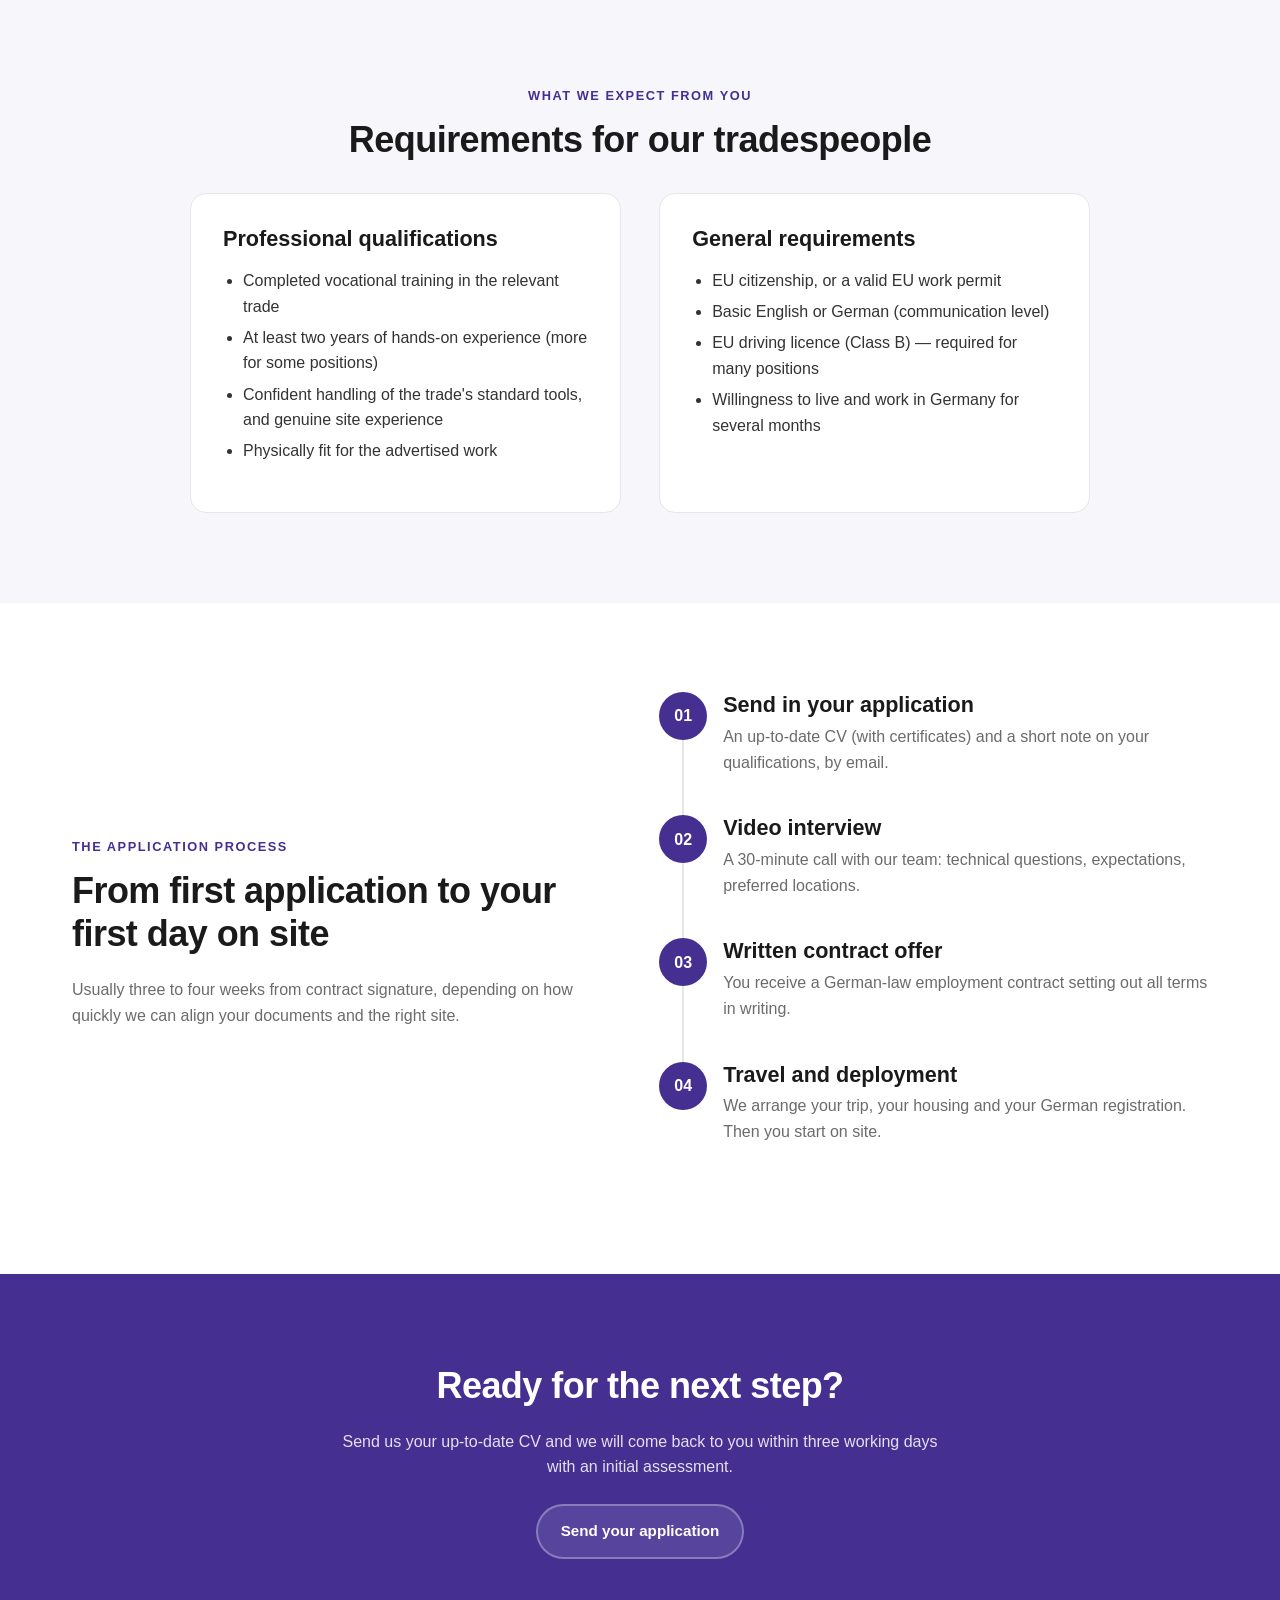
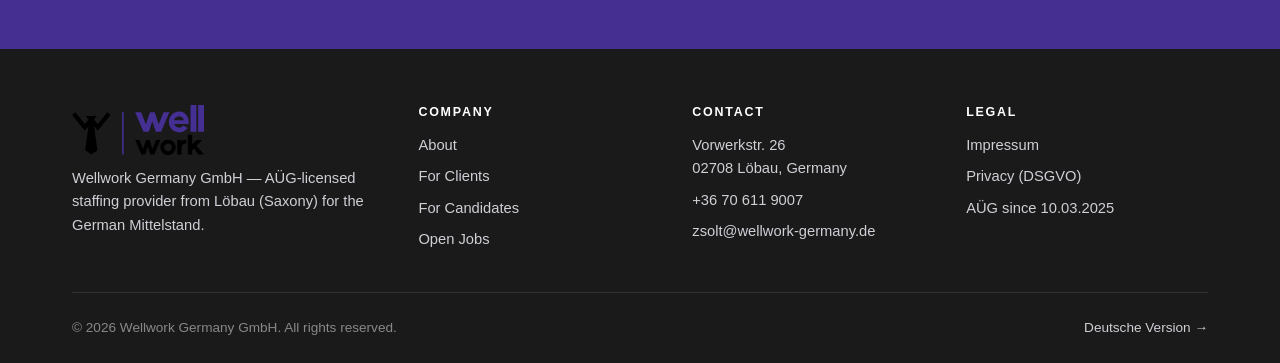
<file: en/candidates.html>
<!doctype html>
<html lang="en">
<head>
<meta charset="utf-8">
<meta name="viewport" content="width=device-width, initial-scale=1">
<title>For Candidates – Wellwork Germany</title>
<meta name="description" content="Work in Germany with a real employment contract. Openings for electricians, plumbers, painters, carpenters, HVAC technicians. No placement fee.">
<meta name="theme-color" content="#452F91">
<link rel="icon" type="image/png" sizes="32x32" href="../assets/img/favicons/favicon-32x32.png">
<link rel="icon" type="image/png" sizes="16x16" href="../assets/img/favicons/favicon-16x16.png">
<link rel="apple-touch-icon" sizes="180x180" href="../assets/img/favicons/apple-icon-180x180.png">
<link rel="icon" type="image/png" sizes="192x192" href="../assets/img/favicons/android-icon-192x192.png">
<link rel="stylesheet" href="../assets/css/main.css">
</head>
<body>

<header class="site-header">
  <div class="container">
    <nav class="nav">
      <a class="nav__logo" href="index.html"><img class="nav__logo-mark" src="../assets/img/logo.svg" alt="Wellwork Germany"></a>
      <ul class="nav__links">
        <li><a href="index.html">Home</a></li>
        <li><a href="about.html">About</a></li>
        <li><a href="clients.html">For Clients</a></li>
        <li><a href="candidates.html" class="active">For Candidates</a></li>
        <li><a href="jobs.html">Open Jobs</a></li>
        <li><a href="contact.html">Contact</a></li>
      </ul>
      <div class="nav__actions">
        <div class="lang-toggle"><a href="../bewerber.html">DE</a><a href="candidates.html" class="active">EN</a></div>
        <button class="nav__toggle"><span></span><span></span><span></span></button>
      </div>
    </nav>
  </div>
</header>

<section class="hero">
  <div class="container">
    <div style="max-width:760px">
      <span class="eyebrow">For Candidates</span>
      <h1>Work in Germany — a real contract, no placement fee.</h1>
      <p class="hero__lead">
        Are you a tradesperson, technician or plant mechanic from the EU looking for work in Germany?
        You get a permanent German employment contract with Wellwork Germany GmbH and are placed with
        our industrial and construction clients. Your wages are paid in euros, on time, every month —
        and we take care of the relocation.
      </p>
      <div class="hero__actions">
        <a class="btn btn--red" href="jobs.html">See open jobs</a>
        <a class="btn btn--outline" href="mailto:zsolt@wellwork-germany.de?subject=Application%20Wellwork%20Germany">Apply directly</a>
      </div>
    </div>
  </div>
</section>

<section class="section">
  <div class="container">
    <div class="text-center">
      <span class="eyebrow">Your benefits</span>
      <h2>What you get with us</h2>
    </div>
    <div class="grid grid-3" style="margin-top:40px">
      <div class="card card--accent-red">
        <h3>A permanent employment contract</h3>
        <p>You are hired directly by Wellwork Germany GmbH — not by a subcontractor, and not as a bogus self-employed worker. All your social security contributions are covered.</p>
      </div>
      <div class="card card--accent-orange">
        <h3>Paid in euros, on time</h3>
        <p>Monthly payslip in euros, paid by the 10th of the following month. No piecework, no cash-in-hand, no tricks — a standard German employment contract.</p>
      </div>
      <div class="card card--accent-blue">
        <h3>Housing organised for you</h3>
        <p>We arrange accommodation close to the site: clean, furnished and affordable. Transport between accommodation and workplace is taken care of too.</p>
      </div>
      <div class="card card--accent-green">
        <h3>Registration and insurance</h3>
        <p>We support you with your official registration in Germany, statutory health insurance and all the paperwork that comes with working here as an EU employee.</p>
      </div>
      <div class="card">
        <h3>No placement fee</h3>
        <p>You pay us nothing. No commission, no upfront cost, no placement charge. Our clients pay us — you just get the job.</p>
      </div>
      <div class="card">
        <h3>A contact person on the ground</h3>
        <p>If anything is off — on site or in daily life — you have one fixed contact who speaks German, English and, wherever possible, your mother tongue.</p>
      </div>
    </div>
  </div>
</section>

<section class="section section--alt">
  <div class="container">
    <div class="text-center">
      <span class="eyebrow">What we expect from you</span>
      <h2>Requirements for our tradespeople</h2>
    </div>
    <div class="grid grid-2" style="margin-top:32px;max-width:900px;margin-left:auto;margin-right:auto">
      <div class="card">
        <h3>Professional qualifications</h3>
        <ul>
          <li>Completed vocational training in the relevant trade</li>
          <li>At least two years of hands-on experience (more for some positions)</li>
          <li>Confident handling of the trade's standard tools, and genuine site experience</li>
          <li>Physically fit for the advertised work</li>
        </ul>
      </div>
      <div class="card">
        <h3>General requirements</h3>
        <ul>
          <li>EU citizenship, or a valid EU work permit</li>
          <li>Basic English or German (communication level)</li>
          <li>EU driving licence (Class B) — required for many positions</li>
          <li>Willingness to live and work in Germany for several months</li>
        </ul>
      </div>
    </div>
  </div>
</section>

<section class="section">
  <div class="container">
    <div class="grid grid-2" style="align-items:center">
      <div>
        <span class="eyebrow">The application process</span>
        <h2>From first application to your first day on site</h2>
        <p class="muted">Usually three to four weeks from contract signature, depending on how quickly we can align your documents and the right site.</p>
      </div>
      <div class="steps">
        <div class="step"><h3>Send in your application</h3><p class="muted">An up-to-date CV (with certificates) and a short note on your qualifications, by email.</p></div>
        <div class="step"><h3>Video interview</h3><p class="muted">A 30-minute call with our team: technical questions, expectations, preferred locations.</p></div>
        <div class="step"><h3>Written contract offer</h3><p class="muted">You receive a German-law employment contract setting out all terms in writing.</p></div>
        <div class="step"><h3>Travel and deployment</h3><p class="muted">We arrange your trip, your housing and your German registration. Then you start on site.</p></div>
      </div>
    </div>
  </div>
</section>

<section class="section section--purple">
  <div class="container text-center">
    <h2>Ready for the next step?</h2>
    <p style="max-width:620px;margin:0 auto 24px;color:rgba(255,255,255,.85)">
      Send us your up-to-date CV and we will come back to you within three working days with an initial assessment.</p>
    <a class="btn btn--ghost-light" href="mailto:zsolt@wellwork-germany.de?subject=Application%20Wellwork%20Germany&body=Please%20attach%20your%20CV.%20Briefly%20describe%20your%20preferred%20role%20and%20location.">Send your application</a>
  </div>
</section>

<footer class="site-footer">
  <div class="container">
    <div class="footer-grid">
      <div>
        <img src="../assets/img/logo.svg" alt="Wellwork Germany" style="height:50px;margin-bottom:12px">
        <p>Wellwork Germany GmbH — AÜG-licensed staffing provider from Löbau (Saxony) for the German Mittelstand.</p>
      </div>
      <div><h4>Company</h4><ul>
        <li><a href="about.html">About</a></li>
        <li><a href="clients.html">For Clients</a></li>
        <li><a href="candidates.html">For Candidates</a></li>
        <li><a href="jobs.html">Open Jobs</a></li>
      </ul></div>
      <div><h4>Contact</h4><ul>
        <li>Vorwerkstr. 26<br>02708 Löbau, Germany</li>
        <li>+36 70 611 9007</li>
        <li><a href="mailto:zsolt@wellwork-germany.de">zsolt@wellwork-germany.de</a></li>
      </ul></div>
      <div><h4>Legal</h4><ul>
        <li><a href="../impressum.html">Impressum</a></li>
        <li><a href="../datenschutz.html">Privacy (DSGVO)</a></li>
        <li>AÜG since 10.03.2025</li>
      </ul></div>
    </div>
    <div class="footer-bottom">
      <span>© 2026 Wellwork Germany GmbH. All rights reserved.</span>
      <span><a href="../bewerber.html">Deutsche Version →</a></span>
    </div>
  </div>
</footer>

<script src="../assets/js/main.js"></script>
</body>
</html>
</file>
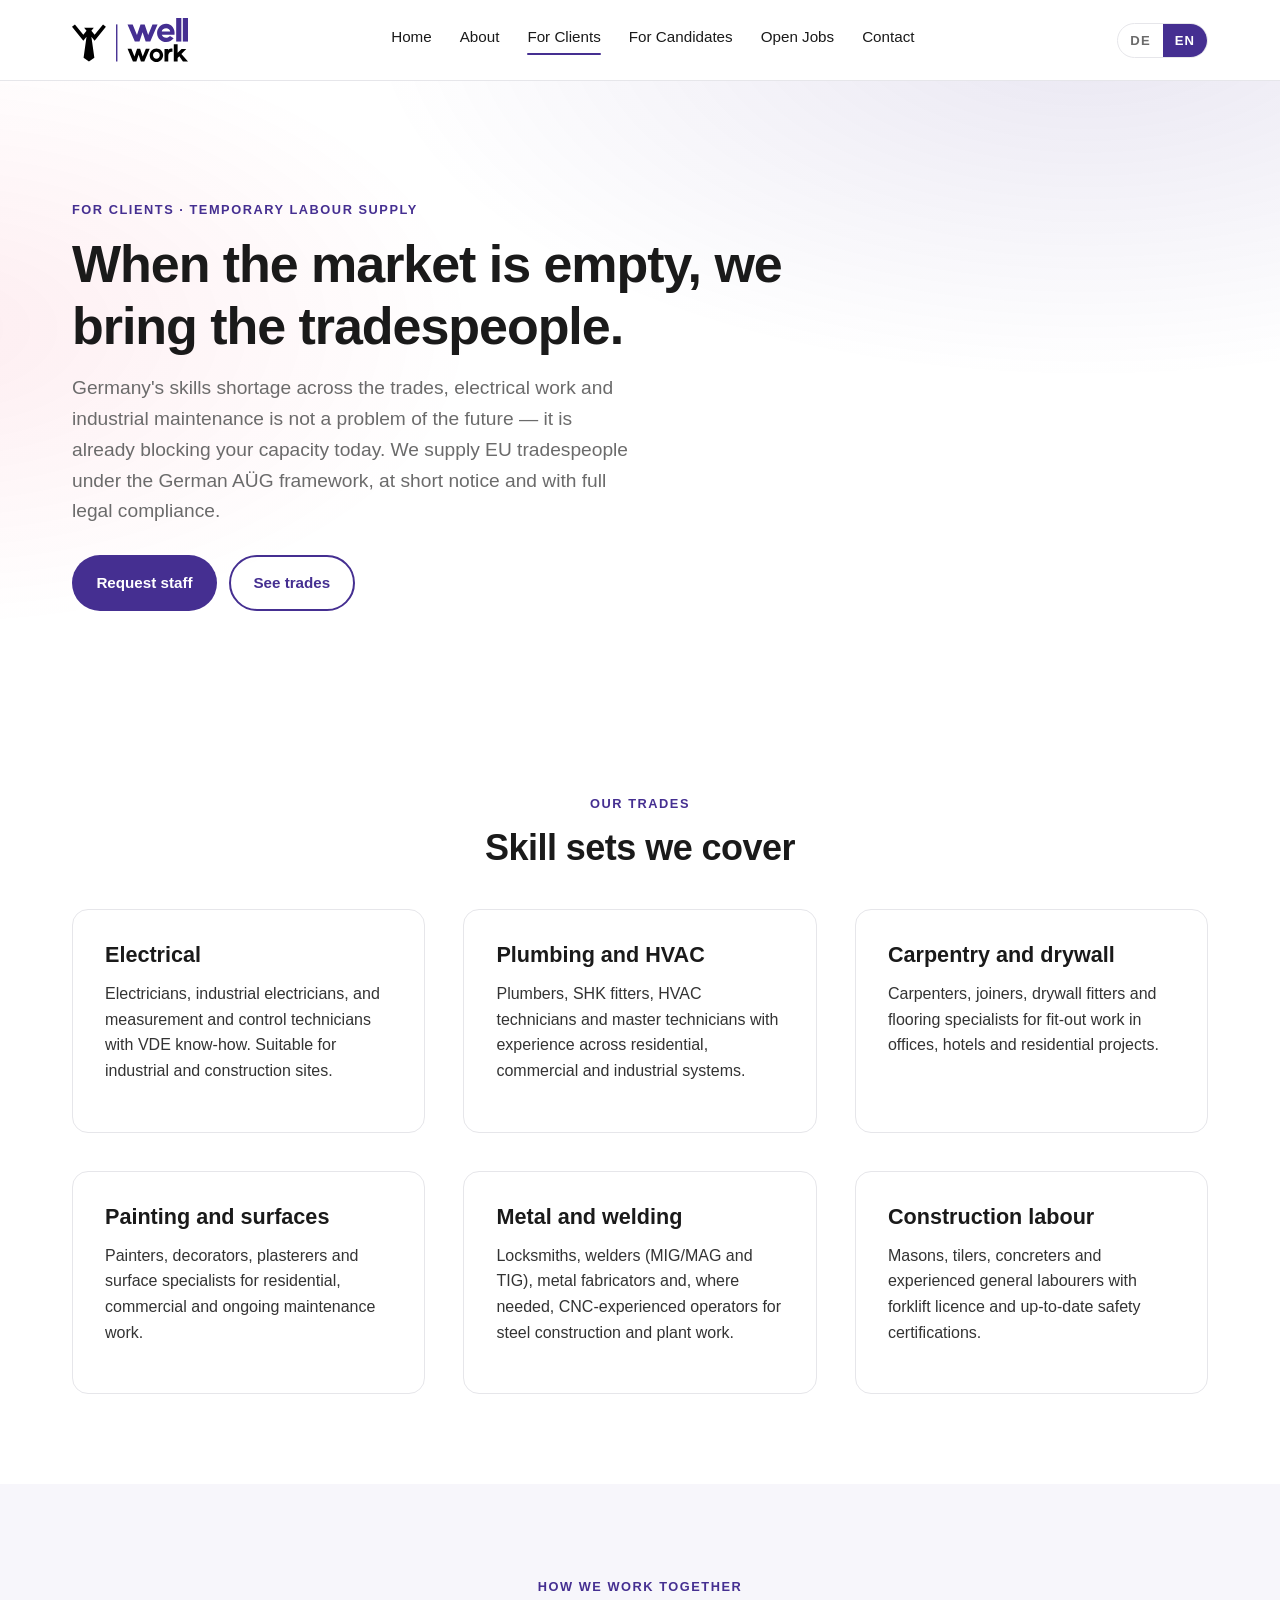
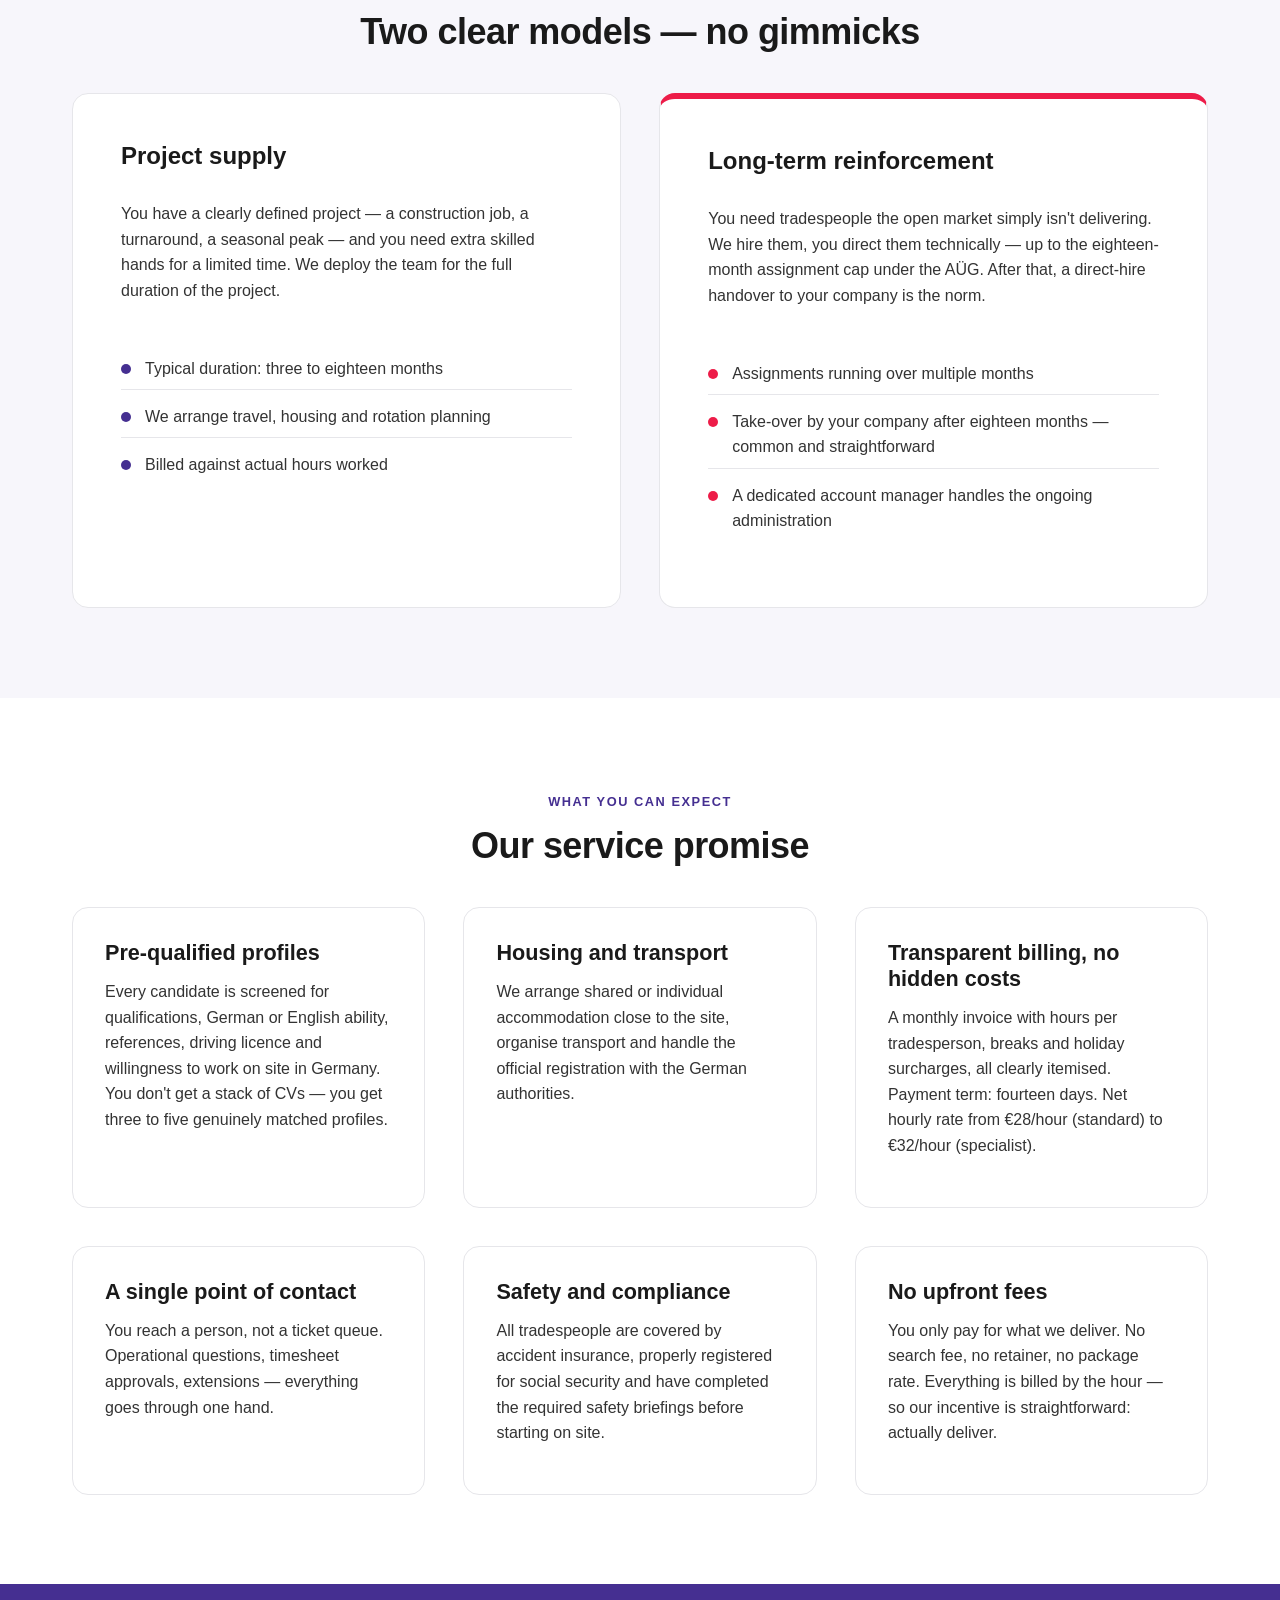
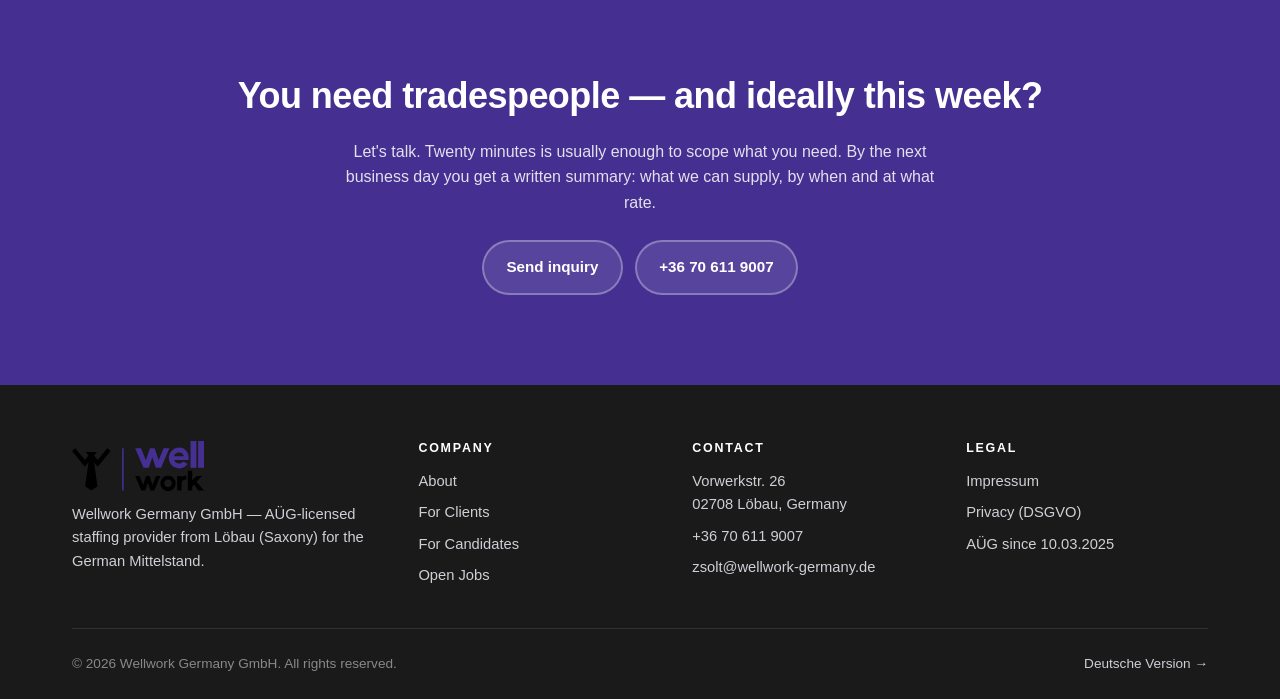
<file: en/clients.html>
<!doctype html>
<html lang="en">
<head>
<meta charset="utf-8">
<meta name="viewport" content="width=device-width, initial-scale=1">
<title>For Clients – Wellwork Germany</title>
<meta name="description" content="Temporary labour supply for German companies: electricians, plumbers, painters, carpenters and HVAC technicians from across the EU. Deployed in three to four weeks, fully AÜG-compliant.">
<meta name="theme-color" content="#452F91">
<link rel="icon" type="image/png" sizes="32x32" href="../assets/img/favicons/favicon-32x32.png">
<link rel="icon" type="image/png" sizes="16x16" href="../assets/img/favicons/favicon-16x16.png">
<link rel="apple-touch-icon" sizes="180x180" href="../assets/img/favicons/apple-icon-180x180.png">
<link rel="icon" type="image/png" sizes="192x192" href="../assets/img/favicons/android-icon-192x192.png">
<link rel="stylesheet" href="../assets/css/main.css">
</head>
<body>

<header class="site-header">
  <div class="container">
    <nav class="nav">
      <a class="nav__logo" href="index.html"><img class="nav__logo-mark" src="../assets/img/logo.svg" alt="Wellwork Germany"></a>
      <ul class="nav__links">
        <li><a href="index.html">Home</a></li>
        <li><a href="about.html">About</a></li>
        <li><a href="clients.html" class="active">For Clients</a></li>
        <li><a href="candidates.html">For Candidates</a></li>
        <li><a href="jobs.html">Open Jobs</a></li>
        <li><a href="contact.html">Contact</a></li>
      </ul>
      <div class="nav__actions">
        <div class="lang-toggle"><a href="../arbeitgeber.html">DE</a><a href="clients.html" class="active">EN</a></div>
        <button class="nav__toggle"><span></span><span></span><span></span></button>
      </div>
    </nav>
  </div>
</header>

<section class="hero">
  <div class="container">
    <div style="max-width:760px">
      <span class="eyebrow">For Clients · Temporary Labour Supply</span>
      <h1>When the market is empty, we bring the tradespeople.</h1>
      <p class="hero__lead">
        Germany's skills shortage across the trades, electrical work and industrial maintenance is not a
        problem of the future — it is already blocking your capacity today. We supply EU tradespeople
        under the German AÜG framework, at short notice and with full legal compliance.
      </p>
      <div class="hero__actions">
        <a class="btn btn--primary" href="contact.html">Request staff</a>
        <a class="btn btn--outline" href="#trades">See trades</a>
      </div>
    </div>
  </div>
</section>

<section class="section" id="trades">
  <div class="container">
    <div class="text-center">
      <span class="eyebrow">Our trades</span>
      <h2>Skill sets we cover</h2>
    </div>
    <div class="grid grid-3" style="margin-top:40px">
      <div class="card"><h3>Electrical</h3><p>Electricians, industrial electricians, and measurement and control technicians with VDE know-how. Suitable for industrial and construction sites.</p></div>
      <div class="card"><h3>Plumbing and HVAC</h3><p>Plumbers, SHK fitters, HVAC technicians and master technicians with experience across residential, commercial and industrial systems.</p></div>
      <div class="card"><h3>Carpentry and drywall</h3><p>Carpenters, joiners, drywall fitters and flooring specialists for fit-out work in offices, hotels and residential projects.</p></div>
      <div class="card"><h3>Painting and surfaces</h3><p>Painters, decorators, plasterers and surface specialists for residential, commercial and ongoing maintenance work.</p></div>
      <div class="card"><h3>Metal and welding</h3><p>Locksmiths, welders (MIG/MAG and TIG), metal fabricators and, where needed, CNC-experienced operators for steel construction and plant work.</p></div>
      <div class="card"><h3>Construction labour</h3><p>Masons, tilers, concreters and experienced general labourers with forklift licence and up-to-date safety certifications.</p></div>
    </div>
  </div>
</section>

<section class="section section--alt">
  <div class="container">
    <div class="text-center">
      <span class="eyebrow">How we work together</span>
      <h2>Two clear models — no gimmicks</h2>
    </div>
    <div class="grid grid-2" style="margin-top:40px">
      <div class="path-card">
        <h3>Project supply</h3>
        <p>You have a clearly defined project — a construction job, a turnaround, a seasonal peak — and
        you need extra skilled hands for a limited time. We deploy the team for the full duration of the
        project.</p>
        <ul class="path-card__list">
          <li>Typical duration: three to eighteen months</li>
          <li>We arrange travel, housing and rotation planning</li>
          <li>Billed against actual hours worked</li>
        </ul>
      </div>
      <div class="path-card path-card--candidate">
        <h3>Long-term reinforcement</h3>
        <p>You need tradespeople the open market simply isn't delivering. We hire them, you direct them
        technically — up to the eighteen-month assignment cap under the AÜG. After that, a direct-hire
        handover to your company is the norm.</p>
        <ul class="path-card__list">
          <li>Assignments running over multiple months</li>
          <li>Take-over by your company after eighteen months — common and straightforward</li>
          <li>A dedicated account manager handles the ongoing administration</li>
        </ul>
      </div>
    </div>
  </div>
</section>

<section class="section">
  <div class="container">
    <div class="text-center">
      <span class="eyebrow">What you can expect</span>
      <h2>Our service promise</h2>
    </div>
    <div class="grid grid-3" style="margin-top:40px">
      <div class="card card--accent-red"><h3>Pre-qualified profiles</h3><p>Every candidate is screened for qualifications, German or English ability, references, driving licence and willingness to work on site in Germany. You don't get a stack of CVs — you get three to five genuinely matched profiles.</p></div>
      <div class="card card--accent-orange"><h3>Housing and transport</h3><p>We arrange shared or individual accommodation close to the site, organise transport and handle the official registration with the German authorities.</p></div>
      <div class="card card--accent-blue"><h3>Transparent billing, no hidden costs</h3><p>A monthly invoice with hours per tradesperson, breaks and holiday surcharges, all clearly itemised. Payment term: fourteen days. Net hourly rate from €28/hour (standard) to €32/hour (specialist).</p></div>
      <div class="card"><h3>A single point of contact</h3><p>You reach a person, not a ticket queue. Operational questions, timesheet approvals, extensions — everything goes through one hand.</p></div>
      <div class="card"><h3>Safety and compliance</h3><p>All tradespeople are covered by accident insurance, properly registered for social security and have completed the required safety briefings before starting on site.</p></div>
      <div class="card card--accent-green"><h3>No upfront fees</h3><p>You only pay for what we deliver. No search fee, no retainer, no package rate. Everything is billed by the hour — so our incentive is straightforward: actually deliver.</p></div>
    </div>
  </div>
</section>

<section class="section section--purple">
  <div class="container">
    <div class="text-center">
      <h2>You need tradespeople — and ideally this week?</h2>
      <p style="max-width:620px;margin:0 auto 24px;color:rgba(255,255,255,.85)">
        Let's talk. Twenty minutes is usually enough to scope what you need. By the next business day
        you get a written summary: what we can supply, by when and at what rate.</p>
      <div style="display:flex;gap:12px;justify-content:center;flex-wrap:wrap">
        <a class="btn btn--ghost-light" href="contact.html">Send inquiry</a>
        <a class="btn btn--ghost-light" href="tel:+36706119007">+36 70 611 9007</a>
      </div>
    </div>
  </div>
</section>

<footer class="site-footer">
  <div class="container">
    <div class="footer-grid">
      <div><img src="../assets/img/logo.svg" alt="Wellwork Germany" style="height:50px;margin-bottom:12px"><p>Wellwork Germany GmbH — AÜG-licensed staffing provider from Löbau (Saxony) for the German Mittelstand.</p></div>
      <div><h4>Company</h4><ul><li><a href="about.html">About</a></li><li><a href="clients.html">For Clients</a></li><li><a href="candidates.html">For Candidates</a></li><li><a href="jobs.html">Open Jobs</a></li></ul></div>
      <div><h4>Contact</h4><ul><li>Vorwerkstr. 26<br>02708 Löbau, Germany</li><li>+36 70 611 9007</li><li><a href="mailto:zsolt@wellwork-germany.de">zsolt@wellwork-germany.de</a></li></ul></div>
      <div><h4>Legal</h4><ul><li><a href="../impressum.html">Impressum</a></li><li><a href="../datenschutz.html">Privacy (DSGVO)</a></li><li>AÜG since 10.03.2025</li></ul></div>
    </div>
    <div class="footer-bottom"><span>© 2026 Wellwork Germany GmbH. All rights reserved.</span><span><a href="../arbeitgeber.html">Deutsche Version →</a></span></div>
  </div>
</footer>

<script src="../assets/js/main.js"></script>
</body>
</html>
</file>
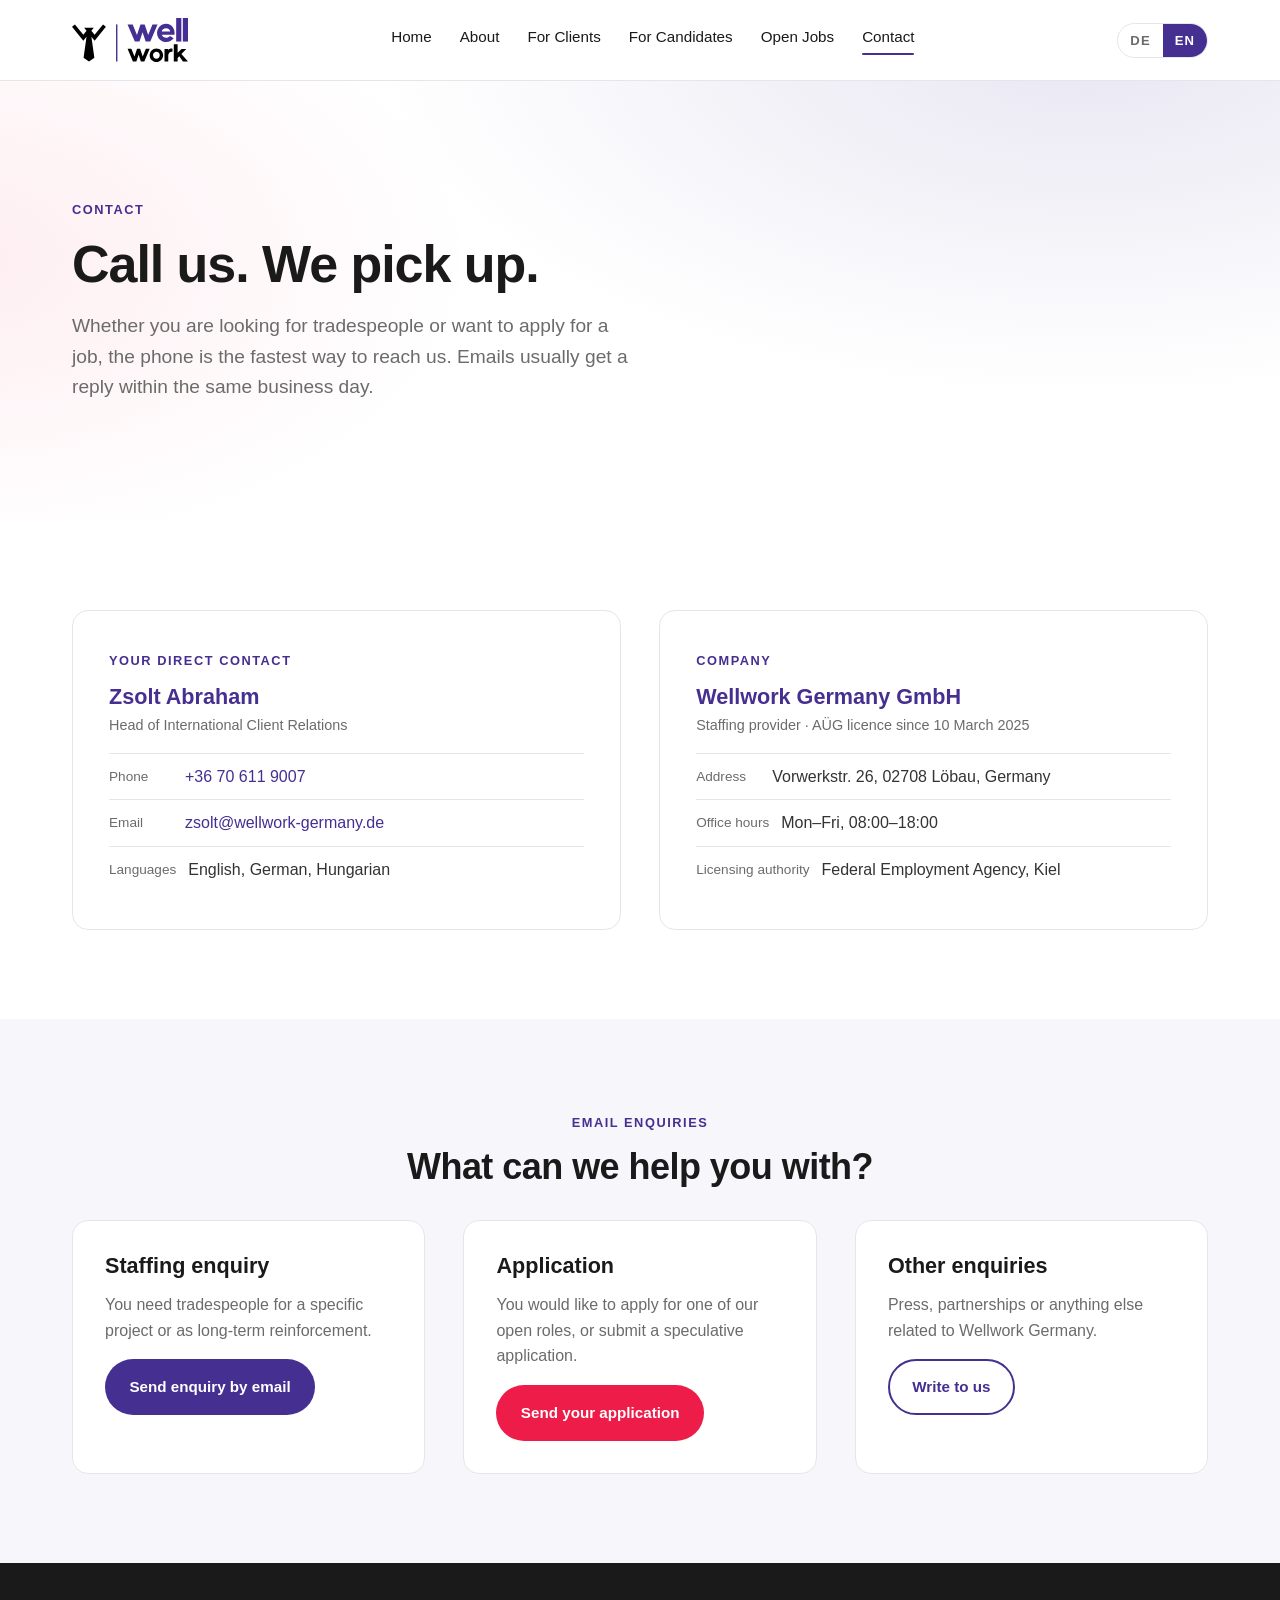
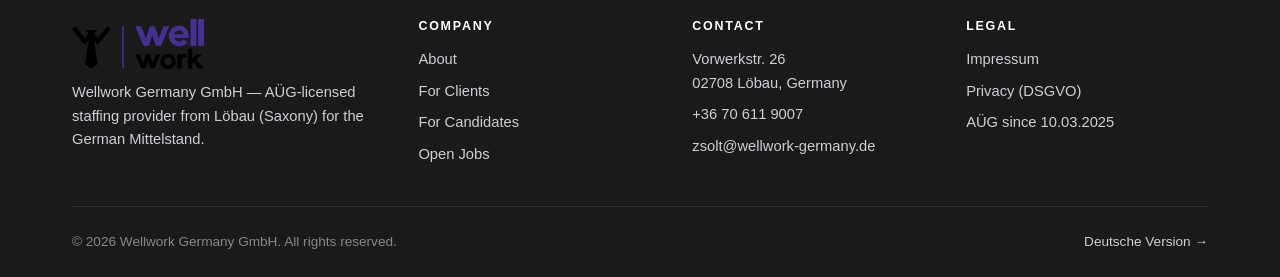
<file: en/contact.html>
<!doctype html>
<html lang="en">
<head>
<meta charset="utf-8">
<meta name="viewport" content="width=device-width, initial-scale=1">
<title>Contact – Wellwork Germany</title>
<meta name="description" content="Contact Wellwork Germany GmbH in Löbau: phone, email, address and named contacts for clients and candidates.">
<meta name="theme-color" content="#452F91">
<link rel="icon" type="image/png" sizes="32x32" href="../assets/img/favicons/favicon-32x32.png">
<link rel="icon" type="image/png" sizes="16x16" href="../assets/img/favicons/favicon-16x16.png">
<link rel="apple-touch-icon" sizes="180x180" href="../assets/img/favicons/apple-icon-180x180.png">
<link rel="icon" type="image/png" sizes="192x192" href="../assets/img/favicons/android-icon-192x192.png">
<link rel="stylesheet" href="../assets/css/main.css">
</head>
<body>

<header class="site-header">
  <div class="container">
    <nav class="nav">
      <a class="nav__logo" href="index.html"><img class="nav__logo-mark" src="../assets/img/logo.svg" alt="Wellwork Germany"></a>
      <ul class="nav__links">
        <li><a href="index.html">Home</a></li>
        <li><a href="about.html">About</a></li>
        <li><a href="clients.html">For Clients</a></li>
        <li><a href="candidates.html">For Candidates</a></li>
        <li><a href="jobs.html">Open Jobs</a></li>
        <li><a href="contact.html" class="active">Contact</a></li>
      </ul>
      <div class="nav__actions">
        <div class="lang-toggle"><a href="../kontakt.html">DE</a><a href="contact.html" class="active">EN</a></div>
        <button class="nav__toggle"><span></span><span></span><span></span></button>
      </div>
    </nav>
  </div>
</header>

<section class="hero">
  <div class="container">
    <div style="max-width:760px">
      <span class="eyebrow">Contact</span>
      <h1>Call us. We pick up.</h1>
      <p class="hero__lead">
        Whether you are looking for tradespeople or want to apply for a job, the phone is the fastest way
        to reach us. Emails usually get a reply within the same business day.
      </p>
    </div>
  </div>
</section>

<section class="section">
  <div class="container">
    <div class="grid grid-2">
      <div class="contact-card">
        <span class="eyebrow">Your direct contact</span>
        <h3>Zsolt Abraham</h3>
        <div class="contact-card__role">Head of International Client Relations</div>
        <div class="contact-card__row"><span>Phone</span><a href="tel:+36706119007">+36 70 611 9007</a></div>
        <div class="contact-card__row"><span>Email</span><a href="mailto:zsolt@wellwork-germany.de">zsolt@wellwork-germany.de</a></div>
        <div class="contact-card__row"><span>Languages</span>English, German, Hungarian</div>
      </div>
      <div class="contact-card">
        <span class="eyebrow">Company</span>
        <h3>Wellwork Germany GmbH</h3>
        <div class="contact-card__role">Staffing provider · AÜG licence since 10 March 2025</div>
        <div class="contact-card__row"><span>Address</span>Vorwerkstr. 26, 02708 Löbau, Germany</div>
        <div class="contact-card__row"><span>Office hours</span>Mon–Fri, 08:00–18:00</div>
        <div class="contact-card__row"><span>Licensing authority</span>Federal Employment Agency, Kiel</div>
      </div>
    </div>
  </div>
</section>

<section class="section section--alt">
  <div class="container">
    <div class="text-center">
      <span class="eyebrow">Email enquiries</span>
      <h2>What can we help you with?</h2>
    </div>
    <div class="grid grid-3" style="margin-top:32px">
      <div class="card">
        <h3>Staffing enquiry</h3>
        <p class="muted">You need tradespeople for a specific project or as long-term reinforcement.</p>
        <a class="btn btn--primary" href="mailto:zsolt@wellwork-germany.de?subject=Staffing%20Enquiry&body=Please%20briefly%20describe%3A%20trade%2C%20headcount%2C%20site%20location%2C%20start%20date%20and%20expected%20duration.">Send enquiry by email</a>
      </div>
      <div class="card card--accent-red">
        <h3>Application</h3>
        <p class="muted">You would like to apply for one of our open roles, or submit a speculative application.</p>
        <a class="btn btn--red" href="mailto:zsolt@wellwork-germany.de?subject=Application&body=Please%20attach%20your%20CV%20and%20briefly%20describe%20the%20position%20and%20site%20location%20you%20are%20looking%20for.">Send your application</a>
      </div>
      <div class="card">
        <h3>Other enquiries</h3>
        <p class="muted">Press, partnerships or anything else related to Wellwork Germany.</p>
        <a class="btn btn--outline" href="mailto:zsolt@wellwork-germany.de">Write to us</a>
      </div>
    </div>
  </div>
</section>

<footer class="site-footer">
  <div class="container">
    <div class="footer-grid">
      <div>
        <img src="../assets/img/logo.svg" alt="Wellwork Germany" style="height:50px;margin-bottom:12px">
        <p>Wellwork Germany GmbH — AÜG-licensed staffing provider from Löbau (Saxony) for the German Mittelstand.</p>
      </div>
      <div><h4>Company</h4><ul>
        <li><a href="about.html">About</a></li>
        <li><a href="clients.html">For Clients</a></li>
        <li><a href="candidates.html">For Candidates</a></li>
        <li><a href="jobs.html">Open Jobs</a></li>
      </ul></div>
      <div><h4>Contact</h4><ul>
        <li>Vorwerkstr. 26<br>02708 Löbau, Germany</li>
        <li>+36 70 611 9007</li>
        <li><a href="mailto:zsolt@wellwork-germany.de">zsolt@wellwork-germany.de</a></li>
      </ul></div>
      <div><h4>Legal</h4><ul>
        <li><a href="../impressum.html">Impressum</a></li>
        <li><a href="../datenschutz.html">Privacy (DSGVO)</a></li>
        <li>AÜG since 10.03.2025</li>
      </ul></div>
    </div>
    <div class="footer-bottom">
      <span>© 2026 Wellwork Germany GmbH. All rights reserved.</span>
      <span><a href="../kontakt.html">Deutsche Version →</a></span>
    </div>
  </div>
</footer>

<script src="../assets/js/main.js"></script>
</body>
</html>
</file>
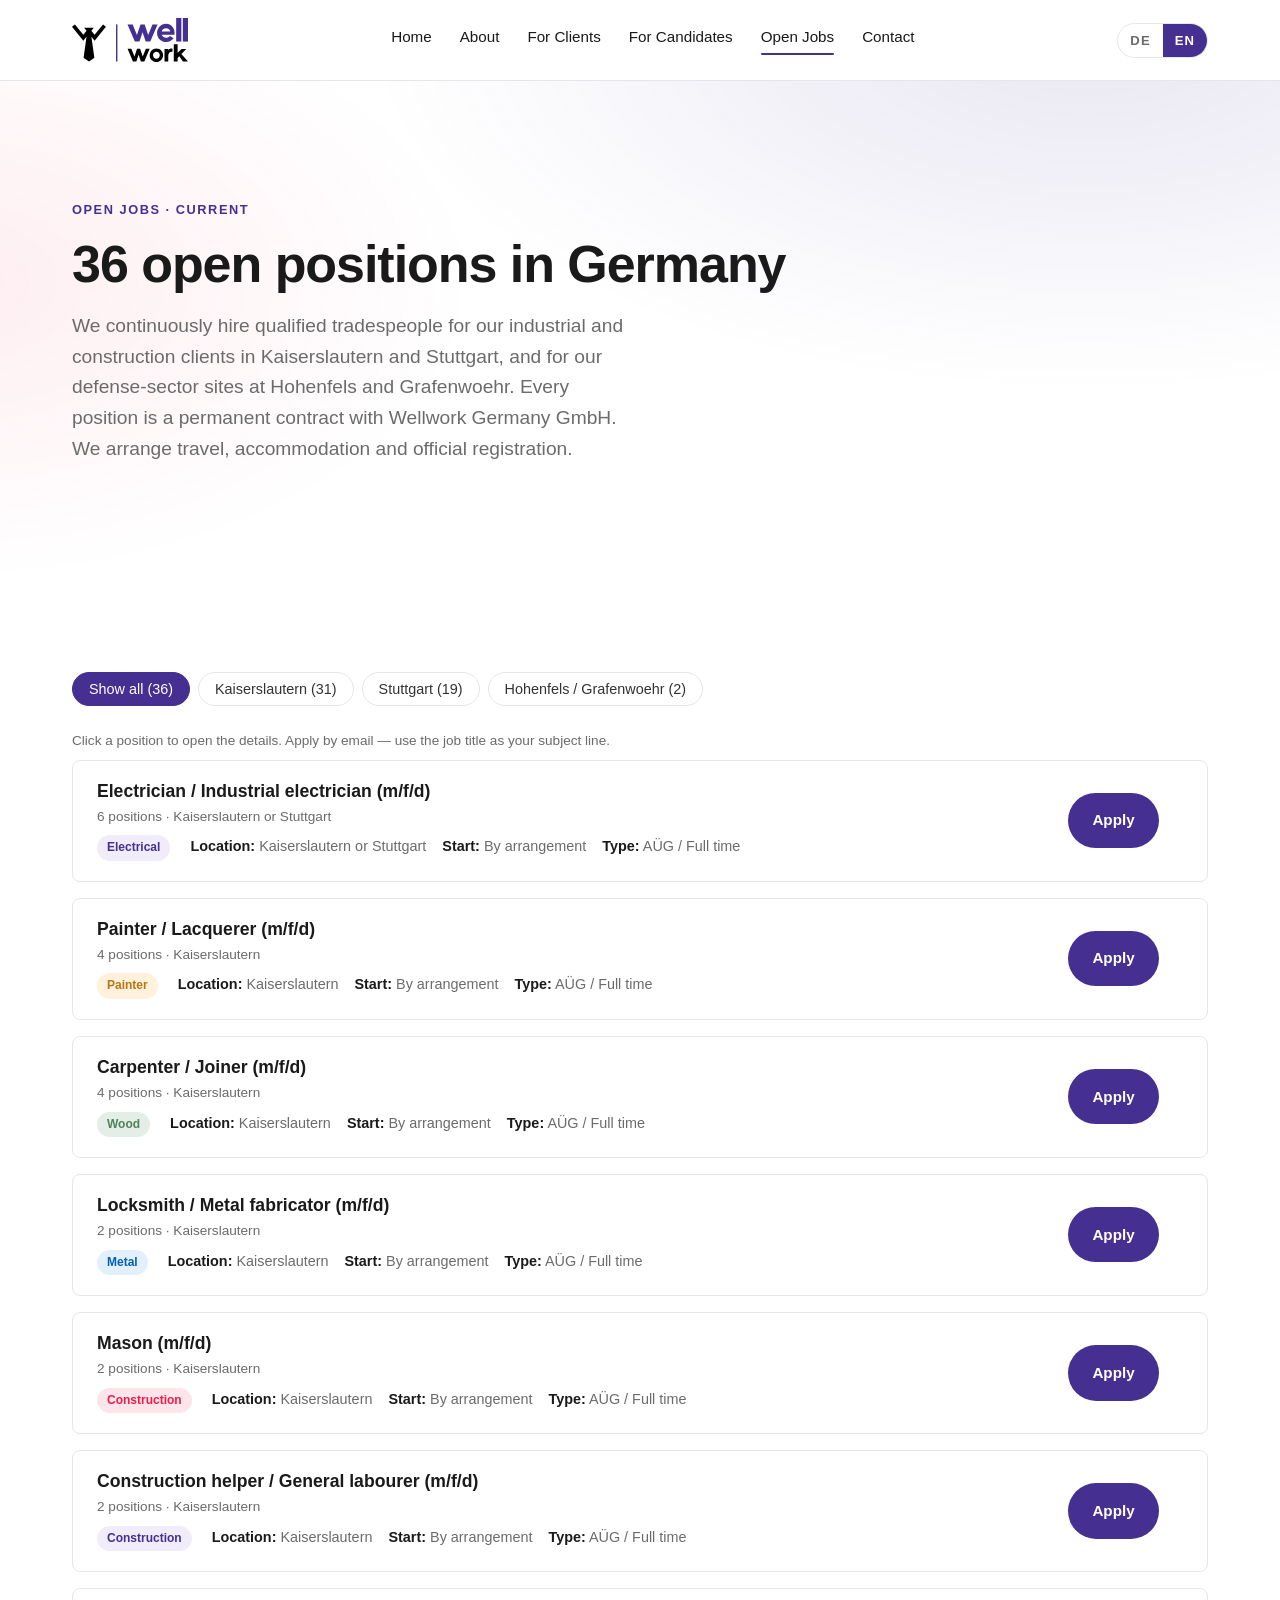
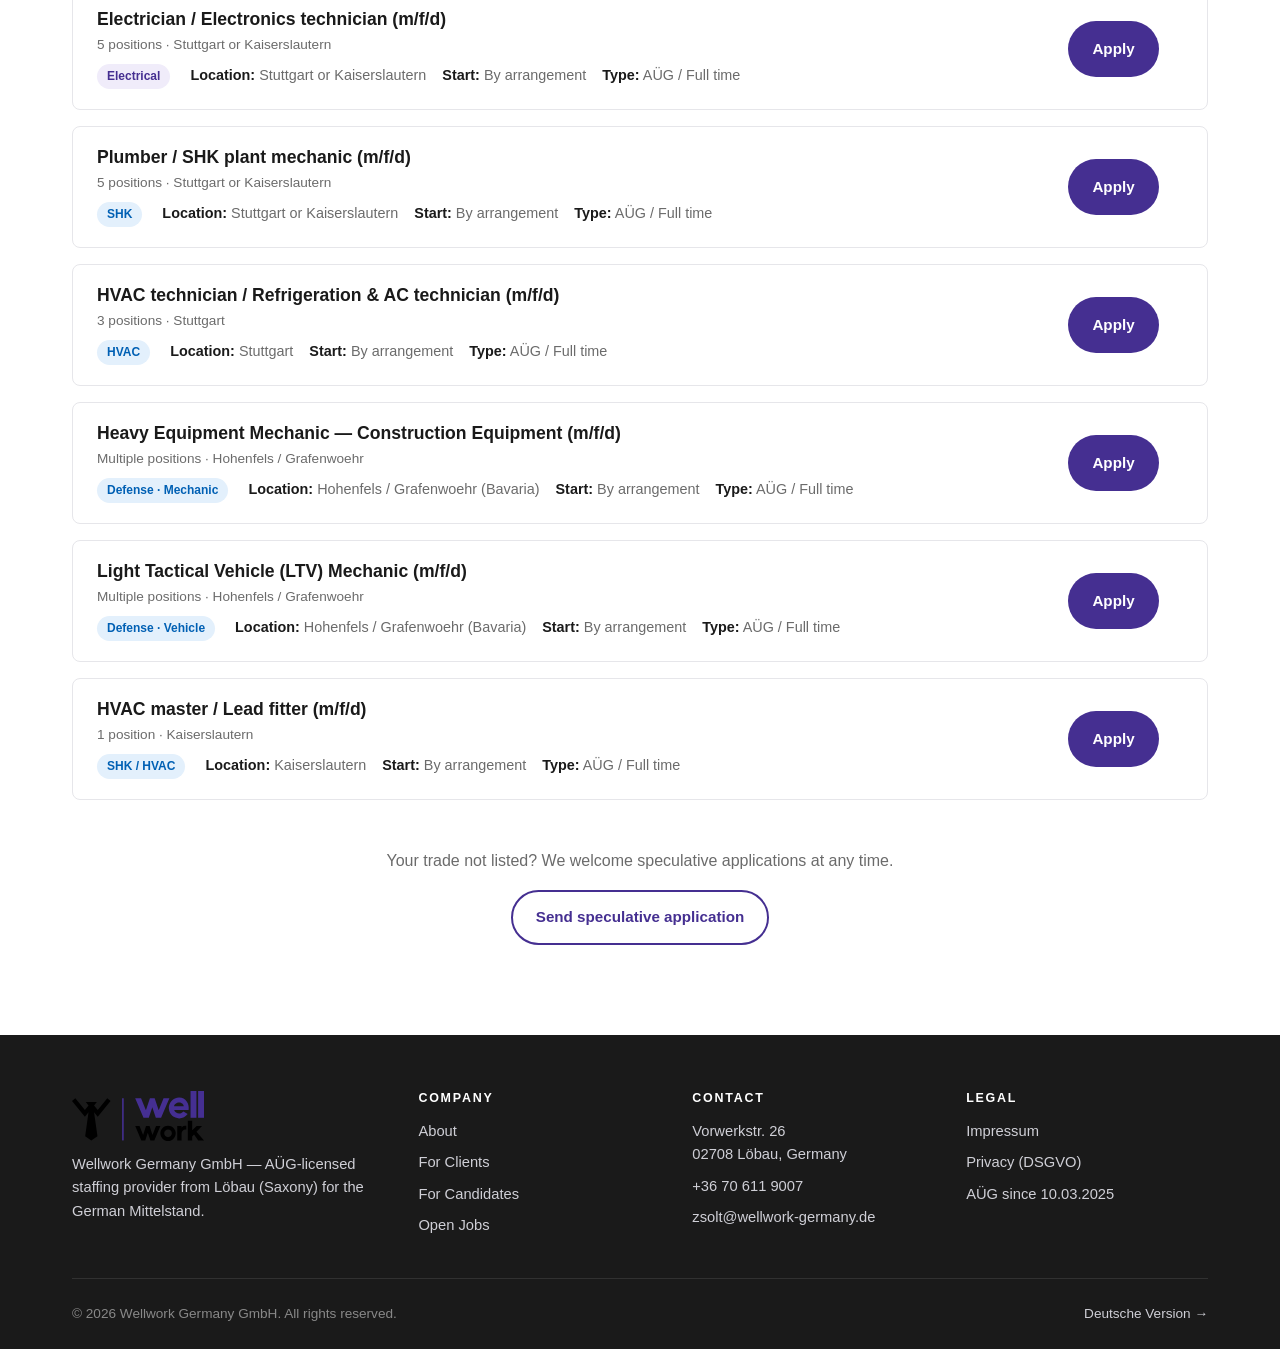
<file: en/jobs.html>
<!doctype html>
<html lang="en">
<head>
<meta charset="utf-8">
<meta name="viewport" content="width=device-width, initial-scale=1">
<title>Open Jobs – Wellwork Germany</title>
<meta name="description" content="36 current openings in Germany: electricians, plumbers, painters, carpenters, HVAC technicians, heavy equipment and tactical vehicle mechanics. Kaiserslautern, Stuttgart and Hohenfels / Grafenwoehr.">
<meta name="theme-color" content="#452F91">
<link rel="icon" type="image/png" sizes="32x32" href="../assets/img/favicons/favicon-32x32.png">
<link rel="icon" type="image/png" sizes="16x16" href="../assets/img/favicons/favicon-16x16.png">
<link rel="apple-touch-icon" sizes="180x180" href="../assets/img/favicons/apple-icon-180x180.png">
<link rel="icon" type="image/png" sizes="192x192" href="../assets/img/favicons/android-icon-192x192.png">
<link rel="stylesheet" href="../assets/css/main.css">
<style>
  .job__main { cursor: pointer; display: grid; grid-template-columns: 1fr auto; gap: 24px; align-items:center; }
</style>
</head>
<body>

<header class="site-header">
  <div class="container">
    <nav class="nav">
      <a class="nav__logo" href="index.html"><img class="nav__logo-mark" src="../assets/img/logo.svg" alt="Wellwork Germany"></a>
      <ul class="nav__links">
        <li><a href="index.html">Home</a></li>
        <li><a href="about.html">About</a></li>
        <li><a href="clients.html">For Clients</a></li>
        <li><a href="candidates.html">For Candidates</a></li>
        <li><a href="jobs.html" class="active">Open Jobs</a></li>
        <li><a href="contact.html">Contact</a></li>
      </ul>
      <div class="nav__actions">
        <div class="lang-toggle"><a href="../stellenangebote.html">DE</a><a href="jobs.html" class="active">EN</a></div>
        <button class="nav__toggle"><span></span><span></span><span></span></button>
      </div>
    </nav>
  </div>
</header>

<section class="hero">
  <div class="container">
    <div style="max-width:760px">
      <span class="eyebrow">Open jobs · Current</span>
      <h1>36 open positions in Germany</h1>
      <p class="hero__lead">
        We continuously hire qualified tradespeople for our industrial and construction clients in
        Kaiserslautern and Stuttgart, and for our defense-sector sites at Hohenfels and Grafenwoehr.
        Every position is a permanent contract with Wellwork Germany GmbH. We arrange travel,
        accommodation and official registration.
      </p>
    </div>
  </div>
</section>

<section class="section">
  <div class="container">
    <div class="job-filters" role="tablist" aria-label="Filter open jobs">
      <button class="job-filter active" data-filter="all">Show all (36)</button>
      <button class="job-filter" data-filter="kaiserslautern">Kaiserslautern (31)</button>
      <button class="job-filter" data-filter="stuttgart">Stuttgart (19)</button>
      <button class="job-filter" data-filter="hohenfels">Hohenfels / Grafenwoehr (2)</button>
    </div>

    <p class="muted small" style="margin-bottom:8px">Click a position to open the details. Apply by email — use the job title as your subject line.</p>

    <div class="job-list">

      <!-- KAISERSLAUTERN -->
      <div class="job" data-tags="kaiserslautern,stuttgart,elektriker">
        <div class="job__main">
          <div>
            <h3 class="job__title">Electrician / Industrial electrician (m/f/d)</h3>
            <div class="job__count">6 positions · Kaiserslautern or Stuttgart</div>
            <div class="job__meta">
              <span class="tag">Electrical</span>
              <span><strong>Location:</strong> Kaiserslautern or Stuttgart</span>
              <span><strong>Start:</strong> By arrangement</span>
              <span><strong>Type:</strong> AÜG / Full time</span>
            </div>
          </div>
          <a class="btn btn--primary" href="mailto:zsolt@wellwork-germany.de?subject=Application%20Electrician%20Kaiserslautern">Apply</a>
        </div>
        <div class="job-detail">
          <h4>Tasks</h4>
          <ul>
            <li>Installation, maintenance and repair of electrical systems on industrial sites</li>
            <li>Laying cable trays, connecting switchboards and distribution panels</li>
            <li>Documentation in line with VDE regulations</li>
          </ul>
          <h4>Requirements</h4>
          <ul>
            <li>Completed training as electrician / electronics technician / industrial electrician</li>
            <li>At least one year of experience on German sites</li>
            <li>EU driver's licence (Class B)</li>
            <li>English or German at site level</li>
          </ul>
        </div>
      </div>

      <div class="job" data-tags="kaiserslautern,maler">
        <div class="job__main">
          <div>
            <h3 class="job__title">Painter / Lacquerer (m/f/d)</h3>
            <div class="job__count">4 positions · Kaiserslautern</div>
            <div class="job__meta">
              <span class="tag tag--orange">Painter</span>
              <span><strong>Location:</strong> Kaiserslautern</span>
              <span><strong>Start:</strong> By arrangement</span>
              <span><strong>Type:</strong> AÜG / Full time</span>
            </div>
          </div>
          <a class="btn btn--primary" href="mailto:zsolt@wellwork-germany.de?subject=Application%20Painter%20Kaiserslautern">Apply</a>
        </div>
        <div class="job-detail">
          <h4>Tasks</h4>
          <ul>
            <li>Wall, ceiling and façade painting</li>
            <li>Surface preparation (filling, sanding)</li>
            <li>Wallpapering and lacquering as needed</li>
          </ul>
          <h4>Requirements</h4>
          <ul>
            <li>Completed training as painter / lacquerer</li>
            <li>At least one year of experience on German sites</li>
            <li>EU driver's licence (Class B)</li>
          </ul>
        </div>
      </div>

      <div class="job" data-tags="kaiserslautern,tischler">
        <div class="job__main">
          <div>
            <h3 class="job__title">Carpenter / Joiner (m/f/d)</h3>
            <div class="job__count">4 positions · Kaiserslautern</div>
            <div class="job__meta">
              <span class="tag tag--green">Wood</span>
              <span><strong>Location:</strong> Kaiserslautern</span>
              <span><strong>Start:</strong> By arrangement</span>
              <span><strong>Type:</strong> AÜG / Full time</span>
            </div>
          </div>
          <a class="btn btn--primary" href="mailto:zsolt@wellwork-germany.de?subject=Application%20Carpenter%20Kaiserslautern">Apply</a>
        </div>
        <div class="job-detail">
          <h4>Tasks</h4>
          <ul>
            <li>Interior fit-out, door and window installation</li>
            <li>Fitted furniture, flooring, drywall</li>
            <li>Repair and maintenance of wood elements</li>
          </ul>
          <h4>Requirements</h4>
          <ul>
            <li>Completed training as carpenter / joiner</li>
            <li>At least one year of experience on German sites</li>
            <li>EU driver's licence (Class B)</li>
          </ul>
        </div>
      </div>

      <div class="job" data-tags="kaiserslautern,schlosser">
        <div class="job__main">
          <div>
            <h3 class="job__title">Locksmith / Metal fabricator (m/f/d)</h3>
            <div class="job__count">2 positions · Kaiserslautern</div>
            <div class="job__meta">
              <span class="tag tag--blue">Metal</span>
              <span><strong>Location:</strong> Kaiserslautern</span>
              <span><strong>Start:</strong> By arrangement</span>
              <span><strong>Type:</strong> AÜG / Full time</span>
            </div>
          </div>
          <a class="btn btn--primary" href="mailto:zsolt@wellwork-germany.de?subject=Application%20Locksmith%20Kaiserslautern">Apply</a>
        </div>
        <div class="job-detail">
          <h4>Tasks</h4>
          <ul>
            <li>Installation and repair of metal structures</li>
            <li>Locking systems, fittings, railings, security systems</li>
            <li>Welding as needed (MIG/MAG/TIG)</li>
          </ul>
          <h4>Requirements</h4>
          <ul>
            <li>Completed training as locksmith / metal fabricator</li>
            <li>At least one year of experience on German sites</li>
            <li>EU driver's licence (Class B)</li>
          </ul>
        </div>
      </div>

      <div class="job" data-tags="kaiserslautern,maurer">
        <div class="job__main">
          <div>
            <h3 class="job__title">Mason (m/f/d)</h3>
            <div class="job__count">2 positions · Kaiserslautern</div>
            <div class="job__meta">
              <span class="tag tag--red">Construction</span>
              <span><strong>Location:</strong> Kaiserslautern</span>
              <span><strong>Start:</strong> By arrangement</span>
              <span><strong>Type:</strong> AÜG / Full time</span>
            </div>
          </div>
          <a class="btn btn--primary" href="mailto:zsolt@wellwork-germany.de?subject=Application%20Mason%20Kaiserslautern">Apply</a>
        </div>
        <div class="job-detail">
          <h4>Tasks</h4>
          <ul>
            <li>Masonry work in building and civil construction</li>
            <li>Plastering, jointing, demolition</li>
            <li>Concrete work as needed</li>
          </ul>
          <h4>Requirements</h4>
          <ul>
            <li>Completed training as mason</li>
            <li>At least one year of experience on German sites</li>
            <li>EU driver's licence (Class B)</li>
          </ul>
        </div>
      </div>

      <div class="job" data-tags="kaiserslautern,hilfskraft">
        <div class="job__main">
          <div>
            <h3 class="job__title">Construction helper / General labourer (m/f/d)</h3>
            <div class="job__count">2 positions · Kaiserslautern</div>
            <div class="job__meta">
              <span class="tag">Construction</span>
              <span><strong>Location:</strong> Kaiserslautern</span>
              <span><strong>Start:</strong> By arrangement</span>
              <span><strong>Type:</strong> AÜG / Full time</span>
            </div>
          </div>
          <a class="btn btn--primary" href="mailto:zsolt@wellwork-germany.de?subject=Application%20Helper%20Kaiserslautern">Apply</a>
        </div>
        <div class="job-detail">
          <h4>Tasks</h4>
          <ul>
            <li>Supporting tradespeople on site</li>
            <li>Material handling, site cleaning, simple assembly work</li>
            <li>Operating small construction tools</li>
          </ul>
          <h4>Requirements</h4>
          <ul>
            <li>At least one year of experience on German sites</li>
            <li>EU driver's licence (Class B)</li>
            <li>Good physical fitness</li>
          </ul>
        </div>
      </div>

      <!-- STUTTGART -->
      <div class="job" data-tags="stuttgart,kaiserslautern,elektriker">
        <div class="job__main">
          <div>
            <h3 class="job__title">Electrician / Electronics technician (m/f/d)</h3>
            <div class="job__count">5 positions · Stuttgart or Kaiserslautern</div>
            <div class="job__meta">
              <span class="tag">Electrical</span>
              <span><strong>Location:</strong> Stuttgart or Kaiserslautern</span>
              <span><strong>Start:</strong> By arrangement</span>
              <span><strong>Type:</strong> AÜG / Full time</span>
            </div>
          </div>
          <a class="btn btn--primary" href="mailto:zsolt@wellwork-germany.de?subject=Application%20Electrician%20Stuttgart">Apply</a>
        </div>
        <div class="job-detail">
          <h4>Tasks</h4>
          <ul>
            <li>Installation of electrical systems in residential and commercial buildings</li>
            <li>Fault-finding and repair of existing systems</li>
            <li>Documentation to VDE standards</li>
          </ul>
          <h4>Requirements</h4>
          <ul>
            <li>Completed training as electrician or electronics technician</li>
            <li>Experience with German safety standards</li>
            <li>EU driver's licence (Class B)</li>
            <li>Conversational English</li>
          </ul>
        </div>
      </div>

      <div class="job" data-tags="stuttgart,kaiserslautern,installateur">
        <div class="job__main">
          <div>
            <h3 class="job__title">Plumber / SHK plant mechanic (m/f/d)</h3>
            <div class="job__count">5 positions · Stuttgart or Kaiserslautern</div>
            <div class="job__meta">
              <span class="tag tag--blue">SHK</span>
              <span><strong>Location:</strong> Stuttgart or Kaiserslautern</span>
              <span><strong>Start:</strong> By arrangement</span>
              <span><strong>Type:</strong> AÜG / Full time</span>
            </div>
          </div>
          <a class="btn btn--primary" href="mailto:zsolt@wellwork-germany.de?subject=Application%20Plumber%20Stuttgart">Apply</a>
        </div>
        <div class="job-detail">
          <h4>Tasks</h4>
          <ul>
            <li>Installation and maintenance of plumbing, heating and HVAC systems</li>
            <li>Pipe work, connecting appliances and fittings</li>
            <li>Fault diagnosis and repair</li>
          </ul>
          <h4>Requirements</h4>
          <ul>
            <li>Completed training as SHK plant mechanic or plumber</li>
            <li>Experience with German standards in residential and commercial construction</li>
            <li>EU driver's licence (Class B)</li>
            <li>Conversational English</li>
          </ul>
        </div>
      </div>

      <div class="job" data-tags="stuttgart,hvac">
        <div class="job__main">
          <div>
            <h3 class="job__title">HVAC technician / Refrigeration &amp; AC technician (m/f/d)</h3>
            <div class="job__count">3 positions · Stuttgart</div>
            <div class="job__meta">
              <span class="tag tag--blue">HVAC</span>
              <span><strong>Location:</strong> Stuttgart</span>
              <span><strong>Start:</strong> By arrangement</span>
              <span><strong>Type:</strong> AÜG / Full time</span>
            </div>
          </div>
          <a class="btn btn--primary" href="mailto:zsolt@wellwork-germany.de?subject=Application%20HVAC%20Technician%20Stuttgart">Apply</a>
        </div>
        <div class="job-detail">
          <h4>Tasks</h4>
          <ul>
            <li>Installation, maintenance and repair of ventilation, air-conditioning and refrigeration systems</li>
            <li>Pipe and refrigerant work, commissioning of systems</li>
            <li>Fault diagnosis, service reports and documentation per client standards</li>
          </ul>
          <h4>Requirements</h4>
          <ul>
            <li>Completed training as refrigeration mechatronics technician, SHK plant mechanic or equivalent</li>
            <li>At least 2 years of professional experience — German-site experience preferred</li>
            <li>EU F-gas certificate (Category I–II) is a plus</li>
            <li>EU driver's licence (Class B)</li>
            <li>English at site level; German is a plus</li>
          </ul>
        </div>
      </div>

      <!-- HOHENFELS / GRAFENWOEHR – DEFENSE -->
      <div class="job" data-tags="hohenfels,mechaniker">
        <div class="job__main">
          <div>
            <h3 class="job__title">Heavy Equipment Mechanic — Construction Equipment (m/f/d)</h3>
            <div class="job__count">Multiple positions · Hohenfels / Grafenwoehr</div>
            <div class="job__meta">
              <span class="tag tag--blue">Defense · Mechanic</span>
              <span><strong>Location:</strong> Hohenfels / Grafenwoehr (Bavaria)</span>
              <span><strong>Start:</strong> By arrangement</span>
              <span><strong>Type:</strong> AÜG / Full time</span>
            </div>
          </div>
          <a class="btn btn--primary" href="mailto:zsolt@wellwork-germany.de?subject=Application%20Heavy%20Equipment%20Mechanic%20Hohenfels">Apply</a>
        </div>
        <div class="job-detail">
          <h4>Program</h4>
          <p class="muted small">Tactical &amp; Construction Equipment Maintenance Support — U.S. Army training-area operations at Hohenfels / Grafenwoehr.</p>
          <h4>Position summary</h4>
          <p>Inspection, diagnostics, maintenance and repair of heavy construction and material-handling equipment used in support of U.S. Army training and operational missions. All assigned equipment is maintained in fully mission-capable condition per applicable Technical Manuals (TMs), safety standards and contractual requirements.</p>
          <h4>Primary responsibilities</h4>
          <ul>
            <li>Preventive Maintenance Checks and Services (PMCS) on heavy construction and support equipment</li>
            <li>Diagnose and troubleshoot mechanical, electrical, hydraulic and powertrain systems</li>
            <li>Corrective maintenance: removal, replacement, adjustment and overhaul of major components</li>
            <li>Maintain and repair excavators, bulldozers, wheel loaders, backhoes, graders, compactors/rollers, cranes (in scope), forklifts and material-handling equipment (MHE), and tactical engineer equipment where applicable</li>
            <li>Service diesel engines and fuel systems, hydraulics (pumps, cylinders, valves, lines), electrical systems and control modules, transmission/drivetrain/braking, air systems and suspension</li>
            <li>Use technical manuals, schematics and diagnostic tools; document via automated maintenance systems (e.g. GCSS-Army)</li>
            <li>Equipment recovery and field-level repairs as required; tool, parts and shop accountability</li>
          </ul>
          <h4>Minimum qualifications</h4>
          <ul>
            <li>High-school diploma or equivalent</li>
            <li>Minimum 4 years of experience maintaining heavy construction or industrial equipment</li>
            <li>Strong working knowledge of diesel engines, hydraulics and heavy-equipment systems</li>
            <li>Read and interpret technical manuals, blueprints and wiring diagrams</li>
            <li>Valid driver's licence (military licence preferred but not required)</li>
            <li>English (working language on site); German a plus</li>
          </ul>
          <h4>Preferred qualifications</h4>
          <ul>
            <li>Prior support to U.S. Army, DoD or contingency operations</li>
            <li>Military Occupational Specialty (MOS) 91L (Construction Equipment Repairer) or equivalent</li>
            <li>GCSS-Army or similar ERP maintenance systems</li>
            <li>OEM or industry certifications (CAT, Komatsu, Volvo, ASE Heavy Equipment)</li>
            <li>Experience operating heavy equipment for testing and validation</li>
          </ul>
          <h4>Work environment</h4>
          <ul>
            <li>Maintenance facilities, motor pools and field environments; lift up to 50–75 lbs; stand, bend, kneel and work in confined spaces; varying weather; extended hours, weekends and shifts as mission requires</li>
          </ul>
        </div>
      </div>

      <div class="job" data-tags="hohenfels,mechaniker">
        <div class="job__main">
          <div>
            <h3 class="job__title">Light Tactical Vehicle (LTV) Mechanic (m/f/d)</h3>
            <div class="job__count">Multiple positions · Hohenfels / Grafenwoehr</div>
            <div class="job__meta">
              <span class="tag tag--blue">Defense · Vehicle</span>
              <span><strong>Location:</strong> Hohenfels / Grafenwoehr (Bavaria)</span>
              <span><strong>Start:</strong> By arrangement</span>
              <span><strong>Type:</strong> AÜG / Full time</span>
            </div>
          </div>
          <a class="btn btn--primary" href="mailto:zsolt@wellwork-germany.de?subject=Application%20LTV%20Mechanic%20Hohenfels">Apply</a>
        </div>
        <div class="job-detail">
          <h4>Program</h4>
          <p class="muted small">Tactical Vehicle Maintenance Support — U.S. Army training-area operations at Hohenfels / Grafenwoehr.</p>
          <h4>Position summary</h4>
          <p>Inspection, maintenance, diagnostics and repair of light military vehicles and associated support equipment. Supports operational readiness — all assigned vehicles are kept fully mission-capable per U.S. Army technical standards and contractual requirements.</p>
          <h4>Primary responsibilities</h4>
          <ul>
            <li>Preventive Maintenance Checks and Services (PMCS) on light tactical vehicles per applicable Technical Manuals (TMs)</li>
            <li>Diagnostics and troubleshooting on mechanical, electrical and hydraulic systems</li>
            <li>Corrective maintenance and repair, including component removal and replacement</li>
            <li>Service diesel and gasoline engines, drivetrain and suspension, brakes, electrical systems (wiring harnesses, lighting, batteries), steering and alignment</li>
            <li>Maintain HMMWV, JLTV (where applicable), light trailers, towed equipment and auxiliary systems (heaters, ECUs)</li>
            <li>Document work orders and maintenance actions via automated maintenance systems (e.g. GCSS-Army)</li>
            <li>Inspections, services and readiness checks; recovery operations for disabled vehicles when required</li>
            <li>Compliance with safety, environmental and quality standards; tool, parts and property accountability</li>
          </ul>
          <h4>Minimum qualifications</h4>
          <ul>
            <li>High-school diploma or equivalent</li>
            <li>Minimum 2 years of experience on light tactical or commercial vehicles</li>
            <li>Experience with military platforms (HMMWV, JLTV or similar) preferred</li>
            <li>Familiarity with preventive maintenance programs and fault diagnostics</li>
            <li>Read and interpret technical manuals, schematics and wiring diagrams</li>
            <li>Valid driver's licence (military licence preferred but not required)</li>
            <li>English (working language on site); German a plus</li>
          </ul>
          <h4>Preferred qualifications</h4>
          <ul>
            <li>Prior support to U.S. Army or DoD maintenance operations</li>
            <li>GCSS-Army or other ERP maintenance systems</li>
            <li>ASE certification or military equivalent (MOS 91B or similar)</li>
            <li>Experience in CONUS/OCONUS training environments</li>
          </ul>
          <h4>Work environment</h4>
          <ul>
            <li>Motor pools, maintenance bays and field environments; lift up to 50 lbs; stand, bend and kneel for extended periods; varying weather; extended hours, weekends or shifts as mission requires</li>
          </ul>
        </div>
      </div>

      <!-- KAISERSLAUTERN – LEADERSHIP -->
      <div class="job" data-tags="kaiserslautern,meister">
        <div class="job__main">
          <div>
            <h3 class="job__title">HVAC master / Lead fitter (m/f/d)</h3>
            <div class="job__count">1 position · Kaiserslautern</div>
            <div class="job__meta">
              <span class="tag tag--blue">SHK / HVAC</span>
              <span><strong>Location:</strong> Kaiserslautern</span>
              <span><strong>Start:</strong> By arrangement</span>
              <span><strong>Type:</strong> AÜG / Full time</span>
            </div>
          </div>
          <a class="btn btn--primary" href="mailto:zsolt@wellwork-germany.de?subject=Application%20HVAC%20Master%20Kaiserslautern">Apply</a>
        </div>
        <div class="job-detail">
          <h4>Tasks</h4>
          <ul>
            <li>Technical lead on HVAC installation and service projects at the Kaiserslautern site</li>
            <li>Coordinating a team of 3–8 tradespeople, including on-boarding and quality assurance</li>
            <li>Sign-off, documentation and direct client communication on site</li>
          </ul>
          <h4>Requirements</h4>
          <ul>
            <li>Master's certificate in HVAC / SHK or equivalent qualification</li>
            <li>Several years of leadership experience — ideally in Germany</li>
            <li>Fluent English; German is a plus</li>
            <li>EU driver's licence (Class B)</li>
          </ul>
        </div>
      </div>

    </div>

    <div style="text-align:center;margin-top:48px">
      <p class="muted">Your trade not listed? We welcome speculative applications at any time.</p>
      <a class="btn btn--outline" href="mailto:zsolt@wellwork-germany.de?subject=Speculative%20Application">Send speculative application</a>
    </div>
  </div>
</section>

<footer class="site-footer">
  <div class="container">
    <div class="footer-grid">
      <div>
        <img src="../assets/img/logo.svg" alt="Wellwork Germany" style="height:50px;margin-bottom:12px">
        <p>Wellwork Germany GmbH — AÜG-licensed staffing provider from Löbau (Saxony) for the German Mittelstand.</p>
      </div>
      <div><h4>Company</h4><ul>
        <li><a href="about.html">About</a></li>
        <li><a href="clients.html">For Clients</a></li>
        <li><a href="candidates.html">For Candidates</a></li>
        <li><a href="jobs.html">Open Jobs</a></li>
      </ul></div>
      <div><h4>Contact</h4><ul>
        <li>Vorwerkstr. 26<br>02708 Löbau, Germany</li>
        <li>+36 70 611 9007</li>
        <li><a href="mailto:zsolt@wellwork-germany.de">zsolt@wellwork-germany.de</a></li>
      </ul></div>
      <div><h4>Legal</h4><ul>
        <li><a href="../impressum.html">Impressum</a></li>
        <li><a href="../datenschutz.html">Privacy (DSGVO)</a></li>
        <li>AÜG since 10.03.2025</li>
      </ul></div>
    </div>
    <div class="footer-bottom">
      <span>© 2026 Wellwork Germany GmbH. All rights reserved.</span>
      <span><a href="../stellenangebote.html">Deutsche Version →</a></span>
    </div>
  </div>
</footer>

<script src="../assets/js/main.js"></script>
</body>
</html>
</file>
<file: assets/css/main.css>
/* =========================================================================
   Wellwork Germany — Main Stylesheet
   Visual identity 1:1 with wellwork.sk
   Primary: #452F91 (purple)
   Accents: red / orange / blue / green (from SK geometry)
   ========================================================================= */

:root {
  --ww-purple: #452F91;
  --ww-purple-dark: #362577;
  --ww-purple-light: #6A4FC3;
  --ww-red: #ED1C48;
  --ww-orange: #F5A623;
  --ww-coral: #F95C5C;
  --ww-blue: #0060B4;
  --ww-green: #50825B;
  --ww-ink: #1A1A1A;
  --ww-text: #333333;
  --ww-muted: #6B6B6B;
  --ww-line: #E6E6EA;
  --ww-bg: #FFFFFF;
  --ww-bg-alt: #F7F6FB;
  --ww-bg-purple: #F0ECFA;

  --radius-sm: 4px;
  --radius-md: 8px;
  --radius-lg: 16px;
  --radius-full: 999px;

  --container: 1200px;
  --gutter: clamp(16px, 3vw, 32px);

  --shadow-sm: 0 1px 2px rgba(20,20,30,.06), 0 2px 8px rgba(20,20,30,.04);
  --shadow-md: 0 4px 16px rgba(69,47,145,.08), 0 2px 4px rgba(69,47,145,.05);
  --shadow-lg: 0 12px 40px rgba(69,47,145,.12);

  --font-sans: -apple-system, BlinkMacSystemFont, "Segoe UI", Roboto, "Helvetica Neue", Arial, sans-serif;

  --t-fast: 120ms ease;
  --t-med: 240ms cubic-bezier(.4,0,.2,1);
}

/* ---------- Reset ---------- */
*, *::before, *::after { box-sizing: border-box; }
html { scroll-behavior: smooth; }
body {
  margin: 0;
  font-family: var(--font-sans);
  font-size: 16px;
  line-height: 1.6;
  color: var(--ww-text);
  background: var(--ww-bg);
  -webkit-font-smoothing: antialiased;
  -moz-osx-font-smoothing: grayscale;
}
img, svg { max-width: 100%; display: block; }
a { color: var(--ww-purple); text-decoration: none; transition: color var(--t-fast); }
a:hover { color: var(--ww-red); }

h1, h2, h3, h4 {
  color: var(--ww-ink);
  font-weight: 700;
  line-height: 1.2;
  margin: 0 0 .6em;
}
h1 { font-size: clamp(2rem, 4.2vw, 3.25rem); letter-spacing: -.02em; }
h2 { font-size: clamp(1.5rem, 3vw, 2.25rem); letter-spacing: -.015em; }
h3 { font-size: clamp(1.15rem, 2vw, 1.35rem); }
h4 { font-size: 1rem; }
p { margin: 0 0 1em; }
ul, ol { padding-left: 1.25em; }
li { margin-bottom: .35em; }

/* ---------- Layout primitives ---------- */
.container {
  max-width: var(--container);
  margin: 0 auto;
  padding: 0 var(--gutter);
}
.section { padding: clamp(48px, 7vw, 96px) 0; }
.section--alt { background: var(--ww-bg-alt); }
.section--purple { background: var(--ww-purple); color: #fff; }
.section--purple h1, .section--purple h2, .section--purple h3 { color: #fff; }
.section--purple a { color: #fff; }

.grid { display: grid; gap: clamp(20px, 3vw, 40px); }
.grid-2 { grid-template-columns: repeat(auto-fit, minmax(280px, 1fr)); }
.grid-3 { grid-template-columns: repeat(auto-fit, minmax(260px, 1fr)); }
.grid-4 { grid-template-columns: repeat(auto-fit, minmax(220px, 1fr)); }

.stack > * + * { margin-top: 1rem; }
.stack-lg > * + * { margin-top: 2rem; }

.eyebrow {
  display: inline-block;
  text-transform: uppercase;
  letter-spacing: .12em;
  font-size: .8rem;
  font-weight: 600;
  color: var(--ww-purple);
  margin-bottom: .75rem;
}
.section--purple .eyebrow { color: var(--ww-orange); }

.muted { color: var(--ww-muted); }
.text-center { text-align: center; }

/* ---------- Buttons ---------- */
.btn {
  display: inline-flex;
  align-items: center;
  gap: .5rem;
  padding: .85rem 1.4rem;
  border-radius: var(--radius-full);
  font-weight: 600;
  font-size: .95rem;
  border: 2px solid transparent;
  cursor: pointer;
  transition: all var(--t-med);
  white-space: nowrap;
}
.btn--primary {
  background: var(--ww-purple);
  color: #fff;
}
.btn--primary:hover {
  background: var(--ww-purple-dark);
  color: #fff;
  transform: translateY(-1px);
  box-shadow: var(--shadow-md);
}
.btn--outline {
  border-color: var(--ww-purple);
  color: var(--ww-purple);
  background: transparent;
}
.btn--outline:hover {
  background: var(--ww-purple);
  color: #fff;
}
.btn--red {
  background: var(--ww-red);
  color: #fff;
}
.btn--red:hover {
  background: #cc1540;
  color: #fff;
}
.btn--ghost-light {
  background: rgba(255,255,255,.1);
  color: #fff;
  border-color: rgba(255,255,255,.3);
}
.btn--ghost-light:hover {
  background: #fff;
  color: var(--ww-purple);
}

/* ---------- Header / Nav ---------- */
.site-header {
  position: sticky;
  top: 0;
  z-index: 50;
  background: rgba(255,255,255,.96);
  backdrop-filter: saturate(140%) blur(6px);
  border-bottom: 1px solid var(--ww-line);
}
.nav {
  display: flex;
  align-items: center;
  justify-content: space-between;
  padding: 18px 0;
  gap: 24px;
}
.nav__logo {
  display: flex;
  align-items: center;
  gap: 10px;
  text-decoration: none;
}
.nav__logo-mark {
  width: auto;
  height: 44px;
  display: block;
}
.nav__logo-text {
  display: flex;
  flex-direction: column;
  line-height: 1;
}
.nav__logo-text strong {
  font-size: 1.2rem;
  font-weight: 800;
  letter-spacing: -.01em;
  color: var(--ww-purple);
}
.nav__logo-text span {
  font-size: .72rem;
  font-weight: 600;
  letter-spacing: .2em;
  color: var(--ww-muted);
  text-transform: uppercase;
  margin-top: 2px;
}
.nav__links {
  display: flex;
  align-items: center;
  gap: 28px;
  list-style: none;
  margin: 0;
  padding: 0;
}
.nav__links a {
  color: var(--ww-ink);
  font-weight: 500;
  font-size: .95rem;
  position: relative;
  padding: 8px 0;
}
.nav__links a:hover { color: var(--ww-purple); }
.nav__links a.active::after {
  content: "";
  position: absolute;
  left: 0; right: 0; bottom: -2px;
  height: 2px;
  background: var(--ww-purple);
  border-radius: 2px;
}
.nav__actions {
  display: flex;
  align-items: center;
  gap: 12px;
}
.lang-toggle {
  display: inline-flex;
  font-size: .82rem;
  font-weight: 600;
  letter-spacing: .08em;
  text-transform: uppercase;
  border: 1px solid var(--ww-line);
  border-radius: var(--radius-full);
  overflow: hidden;
}
.lang-toggle a {
  padding: 6px 12px;
  color: var(--ww-muted);
}
.lang-toggle a.active {
  background: var(--ww-purple);
  color: #fff;
}
.nav__toggle {
  display: none;
  background: none;
  border: 0;
  cursor: pointer;
  padding: 6px;
}
.nav__toggle span {
  display: block;
  width: 26px;
  height: 2px;
  background: var(--ww-ink);
  margin: 6px 0;
  transition: all var(--t-med);
}

@media (max-width: 960px) {
  .nav__links {
    position: absolute;
    top: 100%; left: 0; right: 0;
    flex-direction: column;
    align-items: flex-start;
    background: #fff;
    padding: 20px var(--gutter);
    gap: 16px;
    border-bottom: 1px solid var(--ww-line);
    transform: translateY(-10px);
    opacity: 0;
    visibility: hidden;
    transition: all var(--t-med);
    box-shadow: var(--shadow-md);
  }
  .nav.open .nav__links {
    transform: translateY(0);
    opacity: 1;
    visibility: visible;
  }
  .nav__toggle { display: block; }
  .nav.open .nav__toggle span:nth-child(1) { transform: translateY(8px) rotate(45deg); }
  .nav.open .nav__toggle span:nth-child(2) { opacity: 0; }
  .nav.open .nav__toggle span:nth-child(3) { transform: translateY(-8px) rotate(-45deg); }
}

/* ---------- Hero ---------- */
.hero {
  position: relative;
  padding: clamp(60px, 9vw, 120px) 0 clamp(48px, 7vw, 96px);
  background:
    radial-gradient(1200px 600px at 85% -10%, rgba(69,47,145,.12), transparent 60%),
    radial-gradient(900px 500px at -5% 40%, rgba(237,28,72,.08), transparent 60%),
    #fff;
  overflow: hidden;
}
.hero__grid {
  display: grid;
  grid-template-columns: 1.1fr 1fr;
  gap: clamp(24px, 4vw, 56px);
  align-items: center;
}
.hero h1 { margin-bottom: 16px; }
.hero__lead {
  font-size: clamp(1.05rem, 1.8vw, 1.2rem);
  color: var(--ww-muted);
  max-width: 560px;
  margin-bottom: 28px;
}
.hero__actions { display: flex; flex-wrap: wrap; gap: 12px; }

/* SK-style layered composition */
.hero__frame {
  position: relative;
  width: 100%;
  aspect-ratio: 1.1 / 1;
  min-height: 420px;
}
.hero__frame > * { position: absolute; }
.hero__blob {
  top: 8%;
  left: 8%;
  width: 84%;
  height: 78%;
  object-fit: contain;
  z-index: 1;
}
.hero__logo-big {
  top: 50%;
  left: 50%;
  width: 78%;
  height: auto;
  transform: translate(-50%, -50%);
  z-index: 4;
}
.hero__dots {
  top: 4%;
  left: 2%;
  width: 64px;
  height: 64px;
  z-index: 2;
  opacity: .85;
}
.hero__dots-2 {
  top: 6%;
  right: 4%;
  width: 80px;
  height: 80px;
  z-index: 2;
  opacity: .85;
}
.hero__fill {
  right: 0;
  top: 18%;
  width: 100px;
  height: auto;
  z-index: 2;
  opacity: .7;
}
.hero__figure {
  z-index: 3;
  max-width: 40%;
  height: auto;
}
.hero__figure--left   { bottom: -4%;  left: -6%;  width: 38%; }
.hero__figure--center { bottom: 6%;   left: 32%;  width: 32%; }
.hero__figure--right  { bottom: 2%;   right: -4%; width: 34%; }
.hero__figure-slot {
  /* empty placeholder while real SVGs are pending */
  display: block;
  width: 100%;
  aspect-ratio: 1 / 1.2;
  border: 2px dashed rgba(69, 47, 145, .18);
  border-radius: 12px;
  background: rgba(69, 47, 145, .02);
}

@media (max-width: 780px) {
  .hero__grid { grid-template-columns: 1fr; }
  .hero__frame { max-width: 480px; margin: 0 auto; min-height: 360px; }
  .hero__dots, .hero__dots-2 { width: 48px; height: 48px; }
  .hero__fill { width: 70px; }
}

/* ---------- Cards ---------- */
.card {
  background: #fff;
  border: 1px solid var(--ww-line);
  border-radius: var(--radius-lg);
  padding: clamp(20px, 3vw, 32px);
  transition: all var(--t-med);
  height: 100%;
}
.card:hover {
  transform: translateY(-2px);
  box-shadow: var(--shadow-md);
  border-color: transparent;
}
.card__icon {
  width: 48px; height: 48px;
  border-radius: var(--radius-md);
  background: var(--ww-bg-purple);
  display: inline-flex;
  align-items: center;
  justify-content: center;
  margin-bottom: 16px;
  color: var(--ww-purple);
}
.card--accent-red .card__icon { background: #FDE5EB; color: var(--ww-red); }
.card--accent-orange .card__icon { background: #FFF1DB; color: var(--ww-orange); }
.card--accent-blue .card__icon { background: #E3F0FC; color: var(--ww-blue); }
.card--accent-green .card__icon { background: #E3EEE6; color: var(--ww-green); }

/* ---------- Path cards (Employer / Candidate split) ---------- */
.path-card {
  background: #fff;
  border-radius: var(--radius-lg);
  padding: clamp(28px, 4vw, 48px);
  border: 1px solid var(--ww-line);
  transition: all var(--t-med);
  display: flex;
  flex-direction: column;
  gap: 16px;
}
.path-card:hover {
  box-shadow: var(--shadow-lg);
  transform: translateY(-4px);
}
.path-card--employer { border-top: 6px solid var(--ww-purple); }
.path-card--candidate { border-top: 6px solid var(--ww-red); }
.path-card h3 { font-size: 1.5rem; }
.path-card__list {
  list-style: none;
  padding: 0;
  margin: 12px 0;
}
.path-card__list li {
  padding: 8px 0 8px 24px;
  position: relative;
  border-bottom: 1px solid var(--ww-line);
}
.path-card__list li:last-child { border-bottom: 0; }
.path-card__list li::before {
  content: "";
  position: absolute;
  left: 0; top: 16px;
  width: 10px; height: 10px;
  border-radius: 50%;
  background: var(--ww-purple);
}
.path-card--candidate .path-card__list li::before { background: var(--ww-red); }

/* ---------- Stats ---------- */
.stats {
  display: grid;
  grid-template-columns: repeat(auto-fit, minmax(160px, 1fr));
  gap: clamp(20px, 3vw, 40px);
}
.stat {
  text-align: center;
}
.stat__num {
  font-size: clamp(2rem, 4vw, 3rem);
  font-weight: 800;
  color: var(--ww-purple);
  line-height: 1;
  display: block;
  margin-bottom: 6px;
}
.section--purple .stat__num { color: var(--ww-orange); }
.stat__label { font-size: .92rem; color: var(--ww-muted); }
.section--purple .stat__label { color: rgba(255,255,255,.85); }

/* ---------- Job board ---------- */
.job-filters {
  display: flex;
  flex-wrap: wrap;
  gap: 8px;
  margin-bottom: 24px;
}
.job-filter {
  padding: 8px 16px;
  border: 1px solid var(--ww-line);
  border-radius: var(--radius-full);
  background: #fff;
  font-size: .9rem;
  cursor: pointer;
  color: var(--ww-text);
  transition: all var(--t-fast);
}
.job-filter:hover { border-color: var(--ww-purple); color: var(--ww-purple); }
.job-filter.active {
  background: var(--ww-purple);
  color: #fff;
  border-color: var(--ww-purple);
}
.job-list {
  display: grid;
  gap: 16px;
}
.job {
  background: #fff;
  border: 1px solid var(--ww-line);
  border-radius: var(--radius-md);
  padding: 20px 24px;
  display: grid;
  grid-template-columns: 1fr auto;
  gap: 16px 24px;
  align-items: center;
  transition: all var(--t-med);
}
.job:hover {
  border-color: var(--ww-purple);
  box-shadow: var(--shadow-sm);
}
.job__title {
  font-size: 1.1rem;
  font-weight: 700;
  color: var(--ww-ink);
  margin: 0 0 4px;
}
.job__meta {
  display: flex;
  flex-wrap: wrap;
  gap: 8px 16px;
  font-size: .9rem;
  color: var(--ww-muted);
}
.job__meta strong { color: var(--ww-ink); font-weight: 600; }
.tag {
  display: inline-block;
  padding: 3px 10px;
  border-radius: var(--radius-full);
  font-size: .75rem;
  font-weight: 600;
  background: var(--ww-bg-purple);
  color: var(--ww-purple);
  margin-right: 4px;
}
.tag--red { background: #FDE5EB; color: var(--ww-red); }
.tag--orange { background: #FFF1DB; color: #B8760F; }
.tag--blue { background: #E3F0FC; color: var(--ww-blue); }
.tag--green { background: #E3EEE6; color: var(--ww-green); }

.job__count {
  font-size: .85rem;
  color: var(--ww-muted);
  margin-bottom: 8px;
}
.job-detail {
  background: var(--ww-bg-alt);
  border-radius: var(--radius-md);
  padding: 16px 20px;
  margin-top: 12px;
  grid-column: 1 / -1;
  display: none;
  font-size: .95rem;
}
.job.open .job-detail { display: block; }
.job-detail h4 { margin: 0 0 8px; font-size: .9rem; color: var(--ww-purple); text-transform: uppercase; letter-spacing: .08em; }
.job-detail ul { margin: 0 0 12px; }

/* ---------- Process steps ---------- */
.steps { counter-reset: step; }
.step {
  position: relative;
  padding-left: 64px;
  padding-bottom: 24px;
}
.step::before {
  counter-increment: step;
  content: counter(step, decimal-leading-zero);
  position: absolute;
  left: 0; top: 0;
  width: 48px; height: 48px;
  background: var(--ww-purple);
  color: #fff;
  border-radius: 50%;
  display: flex;
  align-items: center;
  justify-content: center;
  font-weight: 700;
}
.step::after {
  content: "";
  position: absolute;
  left: 23px; top: 48px;
  bottom: -8px;
  width: 2px;
  background: var(--ww-line);
}
.step:last-child::after { display: none; }
.step h3 { margin-bottom: 6px; }

/* ---------- Contact ---------- */
.contact-card {
  background: #fff;
  border-radius: var(--radius-lg);
  padding: clamp(24px, 3vw, 36px);
  border: 1px solid var(--ww-line);
}
.contact-card h3 { color: var(--ww-purple); margin-bottom: 4px; }
.contact-card__role {
  font-size: .9rem;
  color: var(--ww-muted);
  margin-bottom: 16px;
}
.contact-card__row {
  display: flex;
  gap: 12px;
  align-items: center;
  padding: 10px 0;
  border-top: 1px solid var(--ww-line);
}
.contact-card__row:first-of-type { border-top: 0; }
.contact-card__row span { color: var(--ww-muted); font-size: .85rem; min-width: 64px; }

/* ---------- Footer ---------- */
.site-footer {
  background: var(--ww-ink);
  color: #CFCFD6;
  padding: 56px 0 24px;
  font-size: .92rem;
}
.site-footer h4 {
  color: #fff;
  font-size: .78rem;
  text-transform: uppercase;
  letter-spacing: .14em;
  margin-bottom: 14px;
}
.site-footer a { color: #CFCFD6; }
.site-footer a:hover { color: var(--ww-orange); }
.footer-grid {
  display: grid;
  grid-template-columns: 1.3fr 1fr 1fr 1fr;
  gap: 32px;
  margin-bottom: 32px;
}
.footer-grid ul { list-style: none; padding: 0; margin: 0; }
.footer-grid li { margin-bottom: 8px; }
.footer-bottom {
  border-top: 1px solid rgba(255,255,255,.1);
  padding-top: 24px;
  display: flex;
  justify-content: space-between;
  flex-wrap: wrap;
  gap: 16px;
  font-size: .85rem;
  color: #888;
}
@media (max-width: 760px) {
  .footer-grid { grid-template-columns: 1fr 1fr; }
}

/* ---------- Trust bar ---------- */
.trust-bar {
  display: flex;
  flex-wrap: wrap;
  align-items: center;
  gap: 24px 40px;
  padding: 24px var(--gutter);
  border-top: 1px solid var(--ww-line);
  border-bottom: 1px solid var(--ww-line);
  background: #fff;
}
.trust-bar__label {
  font-size: .78rem;
  text-transform: uppercase;
  letter-spacing: .14em;
  color: var(--ww-muted);
  font-weight: 600;
}
.trust-bar__item {
  display: flex;
  align-items: center;
  gap: 8px;
  font-size: .92rem;
  color: var(--ww-text);
}

/* ---------- Small utilities ---------- */
.small { font-size: .85rem; }
.badge {
  display: inline-flex;
  align-items: center;
  gap: 6px;
  padding: 4px 10px;
  border-radius: var(--radius-full);
  background: #E3EEE6;
  color: var(--ww-green);
  font-size: .78rem;
  font-weight: 600;
}
.divider { height: 1px; background: var(--ww-line); margin: 32px 0; border: 0; }

/* Legal pages styling */
.legal { max-width: 800px; margin: 0 auto; }
.legal h2 { margin-top: 2em; }
.legal h3 { margin-top: 1.6em; color: var(--ww-purple); }
.legal p, .legal li { font-size: .95rem; }
</file>
